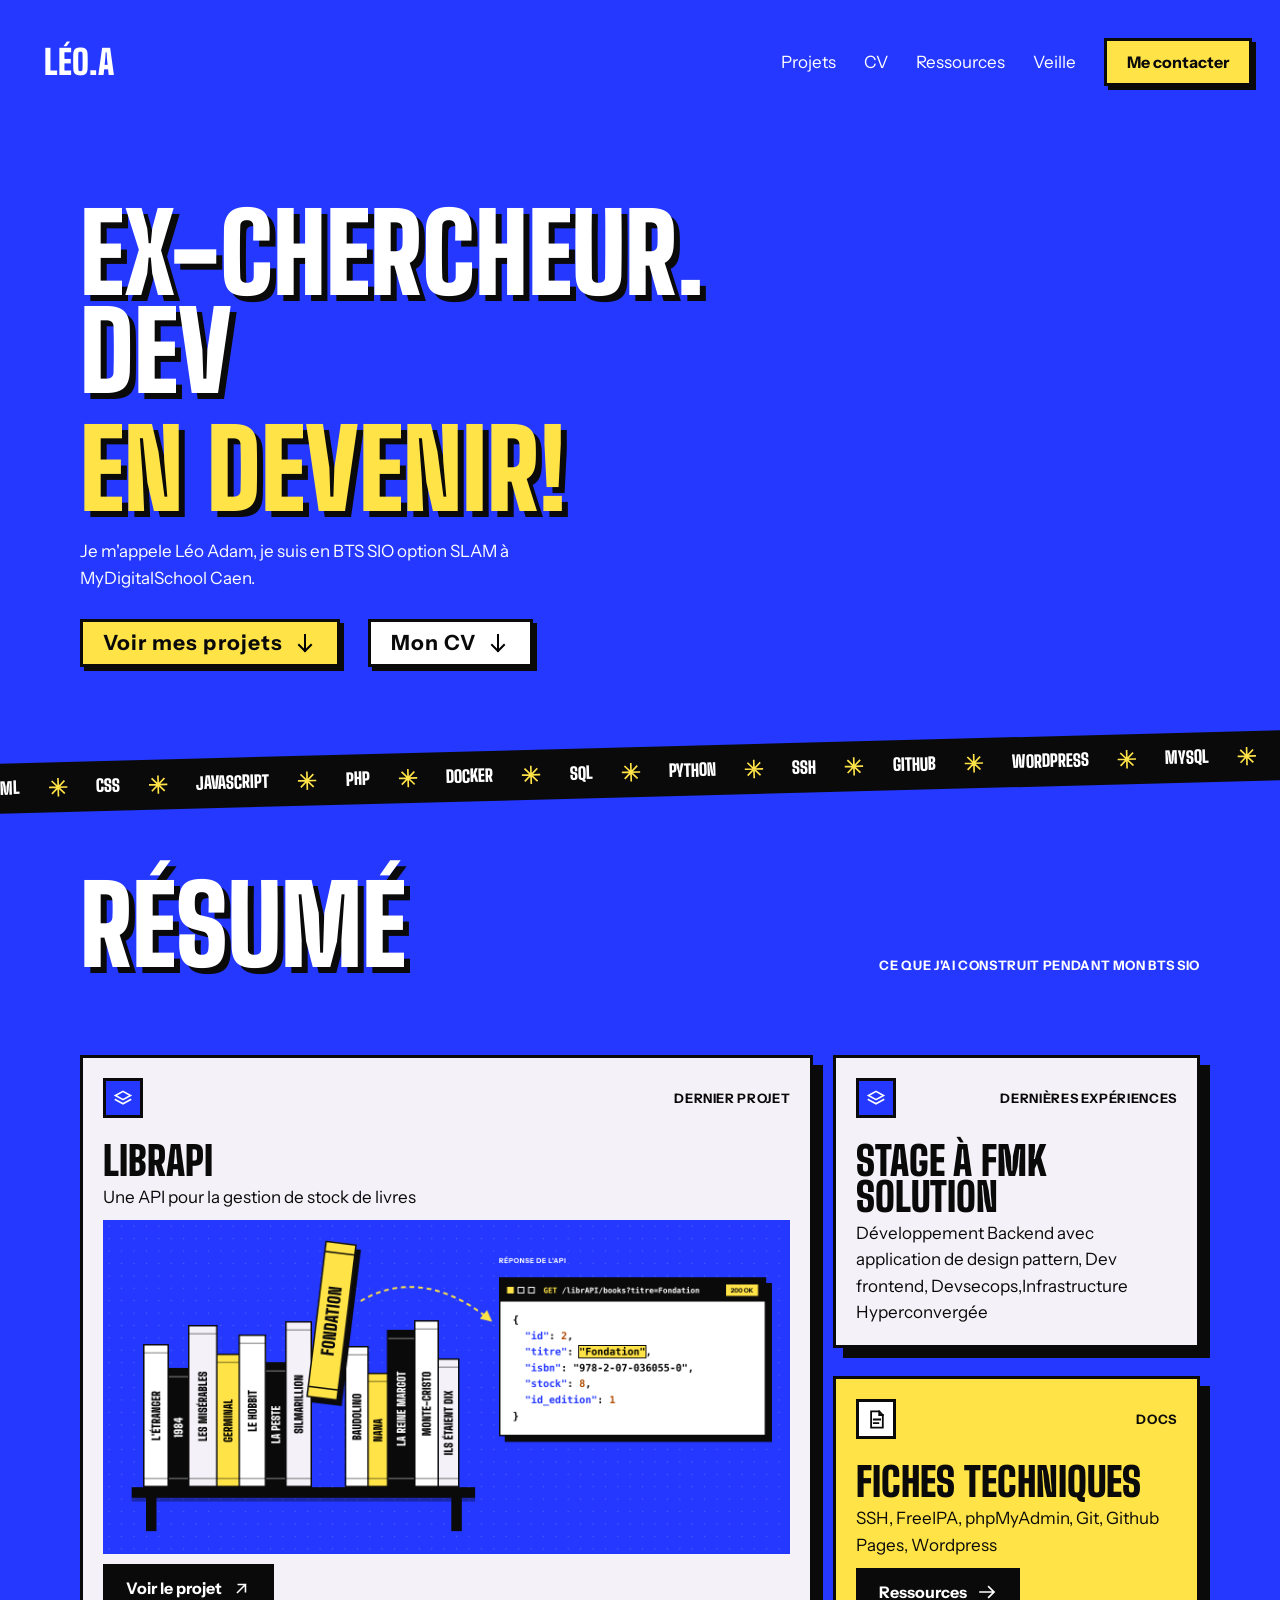
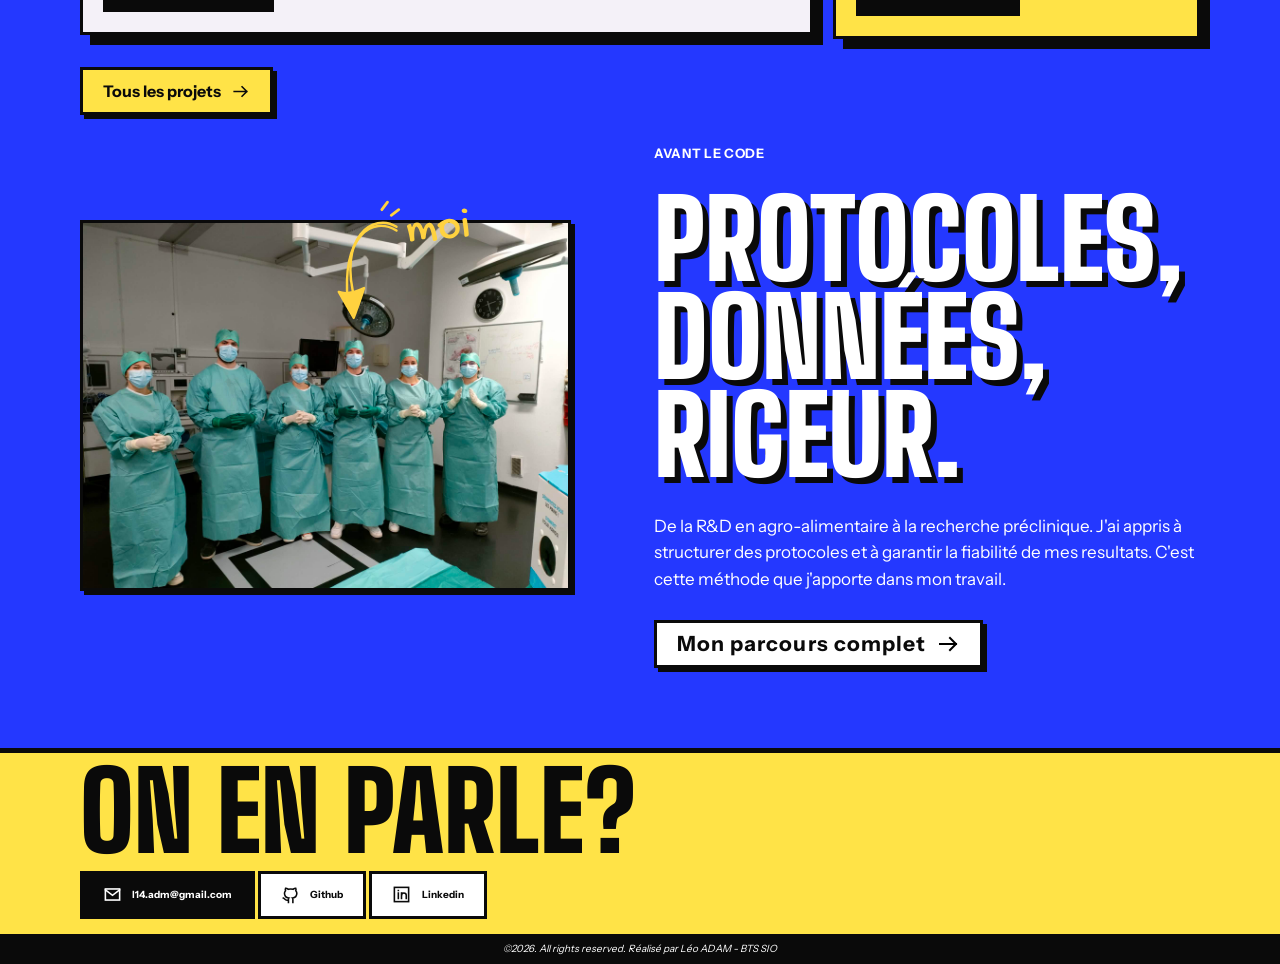
<file: index.html>
<!DOCTYPE html>
<html lang="fr">
<head>
    <meta charset="UTF-8">
    <meta name="viewport" content="width=device-width, initial-scale=1">
    <title>Portfolio - Léo Adam</title>
    <meta name="description" content="Page d'accueil du portfolio">

    <!-- Polices utilisées -->
    <link rel="preload" href="assets/fonts/big-shoulders-display-900.woff2" as="font" type="font/woff2" crossorigin>
    <link rel="preload" href="assets/fonts/instrument-sans-400.woff2" as="font" type="font/woff2" crossorigin>

    <!-- CSS, ne pas changer l'ordre -->
    <link rel="stylesheet" href="assets/css/variables.css">
    <link rel="stylesheet" href="assets/css/base.css">
    <link rel="stylesheet" href="assets/css/layout.css">
    <link rel="stylesheet" href="assets/css/components.css">
    <link rel="stylesheet" href="assets/css/pages.css">

    <!-- JS avec defer -->
    <script src="assets/js/main.js" defer></script>

    <link rel="icon" href="assets/img/favicon.svg" type="image/svg+xml">
</head>

<body>
    <header>
        
        <a href="index.html" class="logo">LÉO.A</a>

        <button class="burger btn btn--sun" aria-expanded="false" aria-controls="menu" aria-label="Ouvrir le menu"> 
            <img src="assets/icons/menu.svg" class="burger__open" alt=""> 
            <img src="assets/icons/close.svg" class="burger__close" alt="">
        </button>

        <nav id="menu" class="nav" aria-label="Navigation principale">
            <ul class="nav__list">
                <li><a href="pages/projets.html">Projets</a></li>
                <li><a href="pages/cv.html">CV</a></li>
                <li><a href="pages/ressources.html">Ressources</a></li>
                <li><a href="pages/veille.html">Veille</a></li>
                <li><a href="pages/contact.html" class="btn btn--sun">Me contacter</a></li>
            </ul>

            <div class="nav__extra">
                <a class="btn btn--ink" href="https://www.linkedin.com/in/léo-adam" aria-label="LinkedIn" target="_blank">
                    <span class="icone icone--linkedin"></span>
                </a>
                <a class="btn btn--ink" href="https://github.com/duckzla" aria-label="Github" target="_blank">
                    <span class="icone icone--github"></span>
                </a>
            </div>
        </nav>

    </header>
    <main>
        <section class="entete">
            <h2 class="titre_sh_ink">
                ex-chercheur. <br> dev
            </h2>
            <h2 class="h2--sun titre_sh_ink">
                en devenir!
            </h2>
            <p class="presentation"> Je m'appele Léo Adam, je suis en BTS SIO option SLAM à MyDigitalSchool Caen.</p>
        </section>
        <section class="redirection">
            <div class="btn btn--sun div_link cv_dl">
                <p class="text_gras">
                    Voir mes projets
                </p>
                <img src="assets/icons/arrow-down.svg" alt="icone redirection">
                <a href="pages/projets.html" class="_link"></a>
            </div>
            <div class="btn btn--neutre div_link cv_dl">
                <p class="text_gras">
                    Mon CV
                </p>
                <img src="assets/icons/arrow-down.svg" alt="icone redirection">
                <a href="pages/cv.html" class="_link"></a>
            </div>
        </section>
        <section class="bandeau-wrap">
            <div class="bandeau">
                <div class="bandeau-piste">
                    <div class="bandeau-groupe">
                        <span class="star icone icone--star"></span>
                        <span>HTML</span>
                        <span class="star icone icone--star"></span>
                        <span>CSS</span>
                        <span class="star icone icone--star"></span>
                        <span>javascript</span>
                        <span class="star icone icone--star"></span>
                        <span>php</span>
                        <span class="star icone icone--star"></span>
                        <span>docker</span>
                        <span class="star icone icone--star"></span>
                        <span>sql</span>
                        <span class="star icone icone--star"></span>
                        <span>python</span>
                        <span class="star icone icone--star"></span>
                        <span>ssh</span>
                        <span class="star icone icone--star"></span>
                        <span>github</span>
                        <span class="star icone icone--star"></span>
                        <span>wordpress</span>
                        <span class="star icone icone--star"></span>
                        <span>mysql</span>
                        <span class="star icone icone--star"></span>
                        <span>HTML</span>
                        <span class="star icone icone--star"></span>
                        <span>CSS</span>
                        <span class="star icone icone--star"></span>
                        <span>javascript</span>
                        <span class="star icone icone--star"></span>
                        <span>php</span>
                        <span class="star icone icone--star"></span>
                        <span>docker</span>
                        <span class="star icone icone--star"></span>
                        <span>sql</span>
                        <span class="star icone icone--star"></span>
                        <span>python</span>
                        <span class="star icone icone--star"></span>
                        <span>ssh</span>
                        <span class="star icone icone--star"></span>
                        <span>github</span>
                        <span class="star icone icone--star"></span>
                        <span>wordpress</span>
                        <span class="star icone icone--star"></span>
                        <span>mysql</span>
                    </div>
                    <div class="bandeau-groupe">
                        <span class="star icone icone--star"></span>
                        <span>HTML</span>
                        <span class="star icone icone--star"></span>
                        <span>CSS</span>
                        <span class="star icone icone--star"></span>
                        <span>javascript</span>
                        <span class="star icone icone--star"></span>
                        <span>php</span>
                        <span class="star icone icone--star"></span>
                        <span>docker</span>
                        <span class="star icone icone--star"></span>
                        <span>sql</span>
                        <span class="star icone icone--star"></span>
                        <span>python</span>
                        <span class="star icone icone--star"></span>
                        <span>ssh</span>
                        <span class="star icone icone--star"></span>
                        <span>github</span>
                        <span class="star icone icone--star"></span>
                        <span>wordpress</span>
                        <span class="star icone icone--star"></span>
                        <span>mysql</span>
                        <span class="star icone icone--star"></span>
                        <span>HTML</span>
                        <span class="star icone icone--star"></span>
                        <span>CSS</span>
                        <span class="star icone icone--star"></span>
                        <span>javascript</span>
                        <span class="star icone icone--star"></span>
                        <span>php</span>
                        <span class="star icone icone--star"></span>
                        <span>docker</span>
                        <span class="star icone icone--star"></span>
                        <span>sql</span>
                        <span class="star icone icone--star"></span>
                        <span>python</span>
                        <span class="star icone icone--star"></span>
                        <span>ssh</span>
                        <span class="star icone icone--star"></span>
                        <span>github</span>
                        <span class="star icone icone--star"></span>
                        <span>wordpress</span>
                        <span class="star icone icone--star"></span>
                        <span>mysql</span>
                    </div>                      
                </div>
            </div>
        </section>
        <section>
            <div class="proj_pres">
                <h2 class="titre_sh_ink">Résumé</h2>
                <p  class="label">Ce que j'ai construit pendant mon BTS SIO</p>
            </div>
            <div class="projets_resum">
                <div class="pres_big">
                    <div class="pres_proj card card__media">
                        <!-- entete de la carte -->
                        <div class="card__top">
                            <div class="blue-b icon-box">
                                <span class="icone icone--layers "></span>
                            </div>
                            <p class="label">Dernier Projet</p>
                        </div>
                        <div class="content-date">
                            <h3>LibrAPI</h3>
                            <p>Une API pour la gestion de stock de livres</p>
                        </div>
                        <img src="assets/img/librapi.png" alt="illustration du projet">
                        <div class="btn btn--ink div_link">
                            <p>
                                Voir le projet
                            </p>
                            <span class="icone icone--arrow-up-r"></span>
                            <a class="_link" href="pages/articles/librapi.html"></a>
                        </div>
                    </div>
                </div>
                <div class="pres_small">
                        <!-- carte petite présentation -->
                    <div class="pres_proj card card__media">
                        <!-- entete de la carte -->
                        <div class="card__top">
                            <div class="blue-b icon-box">
                                <span class="icone icone--layers "></span>
                            </div>
                            <p class="label">dernières expériences</p>
                        </div>
                        <div class="content-date">
                            <h3>Stage à FMK Solution</h3>
                            <p> Développement Backend avec application de design pattern, Dev frontend, Devsecops,Infrastructure Hyperconvergée</p>
                        </div>                        
                    </div>
                    <!-- carte fiches techniques -->
                    <div class="pres_proj card card--sun ">
                        <!-- entete de la carte -->
                        <div class="card__top">
                            <div class="blue-b icon-box">
                                <span class="icone icone--file "></span>
                            </div>
                            <p class="label">Docs</p>
                        </div>
                        <div class="content-date">
                            <h3>Fiches Techniques</h3>
                            <p>SSH, FreeIPA, phpMyAdmin, Git, Github Pages, Wordpress</p>
                        </div>
                        <div class="btn btn--ink div_link">
                            <p>
                                Ressources
                            </p>
                            <span class="icone icone--arrow-r"></span>
                            <a class="_link" href="pages/ressources.html" aria-label="lien ressources"></a>
                        </div>
                    </div>
                </div>
            </div>
            <div class="tous_proj btn btn--sun div_link">
                <p>Tous les projets</p>
                <span class="icone icone--arrow-r"></span>
                <a href="pages/projets.html" class="_link"></a>
            </div>
        </section>
        <section class="before_info">
            <div class="cadre_photo_chir">
                <img class="photo_chir" src="assets/img/labo.jpg" alt="">
                <img class="fleche-moi" src="assets/icons/fleche-moi.svg" alt="fleche pour me désigner">
            </div>
            <div class="pres_before">
                <p class="label">Avant le code</p>
                <h2 class="titre_sh_ink">Protocoles,<br>données,<br>rigeur.</h2>
                <p>
                    De la R&D en agro-alimentaire à la recherche préclinique. J'ai appris à structurer des protocoles et à garantir la fiabilité de mes resultats. C'est cette méthode que j'apporte dans mon travail.
                </p>
                <div class="btn btn--neutre div_link cv_dl">
                    <p class="text_gras">
                        Mon parcours complet
                    </p>
                    <img src="assets/icons/arrow-right.svg" alt="icone redirection">
                    <a href="pages/cv.html" class="_link"></a>
                </div>
            </div>
            
        </section>




    </main>
    <footer>
        <div class="footer_big">
            <div class="separator">
            </div>
            <div class="footer_content">
                <h2>
                    on en parle?
                </h2>
                <div>
                    <div class="btn btn--ink">
                        <span class="icone icone--mail" aria-hidden="true" ></span>
                        <p>
                            l14.adm@gmail.com
                        </p>
                    </div>
                    <div class="btn div_link">
                        <span class="icone icone--github">
                        </span>
                        <p>
                            Github
                        </p>
                        <a class="_link" href="https://github.com/duckzla" target="_blank" aria-label="Github"></a>
                    </div>
                    <div class="btn div_link">
                        <span class="icone icone--linkedin" aria-hidden="true"></span>
                        <p>
                            Linkedin
                        </p>
                        <a class="_link" href="https://www.linkedin.com/in/léo-adam" target="_blank" aria-label="LinkedIn"></a>
                    </div>
                </div>
            </div>
            <div class="legale">
                <p><i>©2026. All rights reserved. Réalisé par Léo ADAM - BTS SIO</i></p>
            </div>
        </div>
    </footer>
</body>
</file>
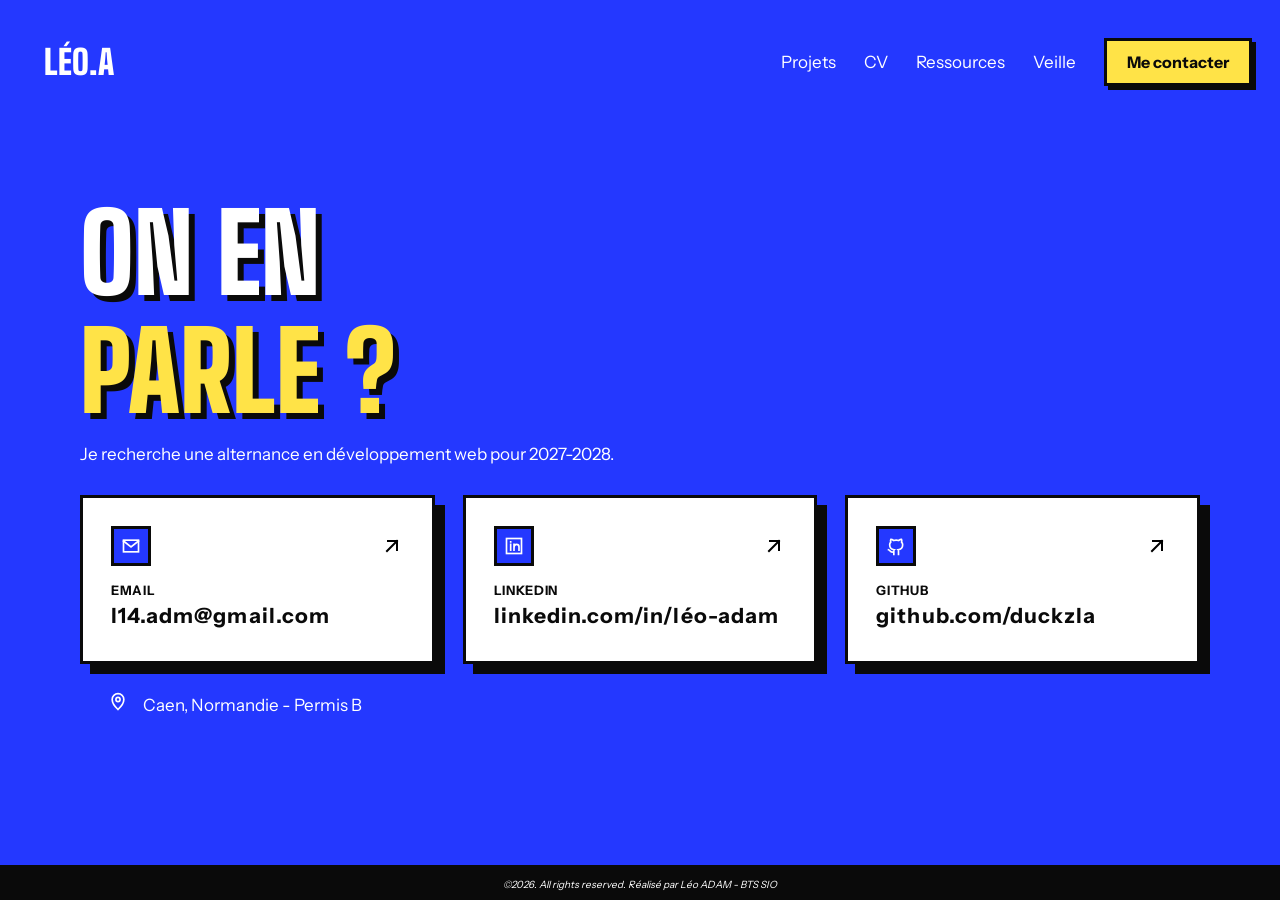
<file: pages/contact.html>
<!DOCTYPE html>
<html lang="fr">
<head>
    <meta charset="UTF-8">
    <meta name="viewport" content="width=device-width, initial-scale=1">
    <title>Portfolio - Léo Adam - Contact</title>
    <meta name="description" content="Page d'accueil du portfolio">

    <!-- Polices utilisées -->
    <link rel="preload" href="../assets/fonts/big-shoulders-display-900.woff2" as="font" type="font/woff2" crossorigin>
    <link rel="preload" href="../assets/fonts/instrument-sans-400.woff2" as="font" type="font/woff2" crossorigin>

    <!-- CSS, ne pas changer l'ordre -->
    <link rel="stylesheet" href="../assets/css/variables.css">
    <link rel="stylesheet" href="../assets/css/base.css">
    <link rel="stylesheet" href="../assets/css/layout.css">
    <link rel="stylesheet" href="../assets/css/components.css">
    <link rel="stylesheet" href="../assets/css/pages.css">

    <!-- JS avec defer -->
    <script src="../assets/js/main.js" defer></script>

    <link rel="icon" href="../assets/img/favicon.svg" type="image/svg+xml">
</head>

<body>
    <header>
        
        <a href="../index.html" class="logo">LÉO.A</a>

        <button class="burger btn btn--sun" aria-expanded="false" aria-controls="menu" aria-label="Ouvrir le menu"> 
            <img src="../assets/icons/menu.svg" class="burger__open" alt=""> 
            <img src="../assets/icons/close.svg" class="burger__close" alt="">
        </button>

        <nav id="menu" class="nav" aria-label="Navigation principale">
            <ul class="nav__list">
                <li><a href="../pages/projets.html">Projets</a></li>
                <li><a href="../pages/cv.html">CV</a></li>
                <li><a href="../pages/ressources.html">Ressources</a></li>
                <li><a href="../pages/veille.html">Veille</a></li>
                <li><a href="../pages/contact.html" class="btn btn--sun">Me contacter</a></li>
            </ul>

            <div class="nav__extra">
                <a class="btn btn--ink" href="https://www.linkedin.com/in/léo-adam" aria-label="LinkedIn" target="_blank">
                    <span class="icone icone--linkedin"></span>
                </a>
                <a class="btn btn--ink" href="https://github.com/duckzla" aria-label="Github" target="_blank">
                    <span class="icone icone--github"></span>
                </a>
            </div>
        </nav>

    </header>
    <main>
        
        <section class="entete">
            <h2 class="titre_sh_ink">
                on en
            </h2>
            <h2 class="h2--sun titre_sh_ink">
                parle ?
            </h2>
            <p> Je recherche une alternance en développement web pour 2027-2028.</p>
        </section>

        <section class="contact">
            <!-- card 1 -->
            <div class="card__contact card__body div_link">
                <!-- partie titre -->
                <div class="card__top">
                    <div class="blue-b icon-box">
                        <span class="icone icone--mail "></span>
                    </div>
                    <img src="../assets/icons/arrow-up-right.svg" alt="icone sortie du site">
                </div>
                <!-- body -->
                <div>
                    <p class="label">email</p>
                    <p class="text_gras">l14.adm@gmail.com</p>
                </div>
            <a href="mailto:l14.adm@gmail.com" class="_link"></a>
            </div>
            <!-- card 2 -->
            <div class="card__contact card__body div_link">
                <!-- partie titre -->
                <div class="card__top">
                    <div class="blue-b icon-box">
                        <span class="icone icone--linkedin "></span>
                    </div>
                    <img src="../assets/icons/arrow-up-right.svg" alt="icone sortie du site">
                </div>
                <!-- body -->
                <div>
                    <p class="label">linkedin</p>
                    <p class="text_gras">linkedin.com/in/léo-adam</p>
                </div>
            <a href="https://www.linkedin.com/in/léo-adam" class="_link" aria-label="LinkedIn" target="_blank"></a>
            </div>
            <!-- card 3 -->
            <div class="card__contact card__body div_link">
                <!-- partie titre -->
                <div class="card__top">
                    <div class="blue-b icon-box">
                        <span class="icone icone--github "></span>
                    </div>
                    <img src="../assets/icons/arrow-up-right.svg" alt="icone sortie du site">
                </div>
                <!-- body -->
                <div>
                    <p class="label">github</p>
                    <p class="text_gras">github.com/duckzla</p>
                </div>
            <a href="https://github.com/duckzla" class="_link" aria-label="Github" target="_blank"></a>
            </div>
        </section>
        <section class="local-ping">
            <span class="icone icone--map-pin "></span>
            <p>Caen, Normandie - Permis B</p>
        </section>



    </main>
    <footer>
        <div class="footer_reduit">
            <div class="separator">
            </div>
            <div class="legale">
                <p><i>©2026. All rights reserved. Réalisé par Léo ADAM - BTS SIO</i></p>
            </div>
        </div>
    </footer>
</body>
</file>
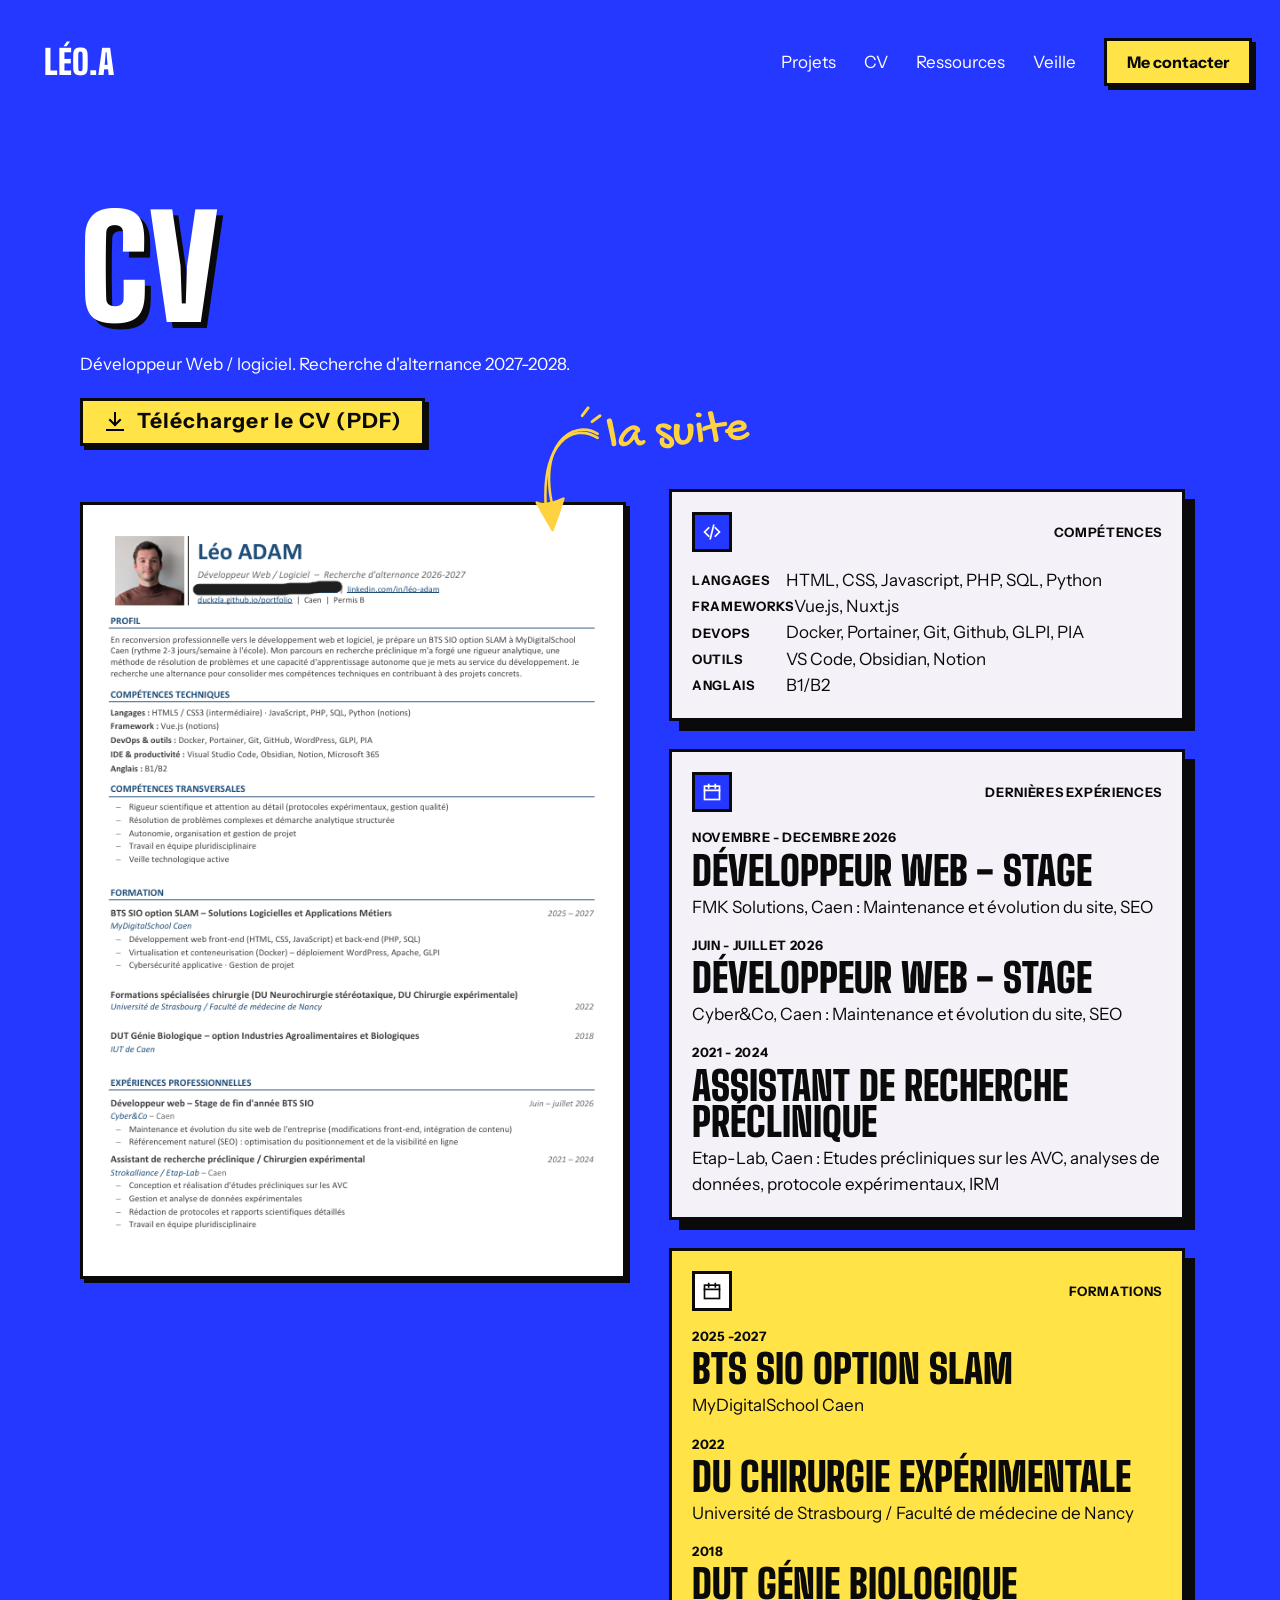
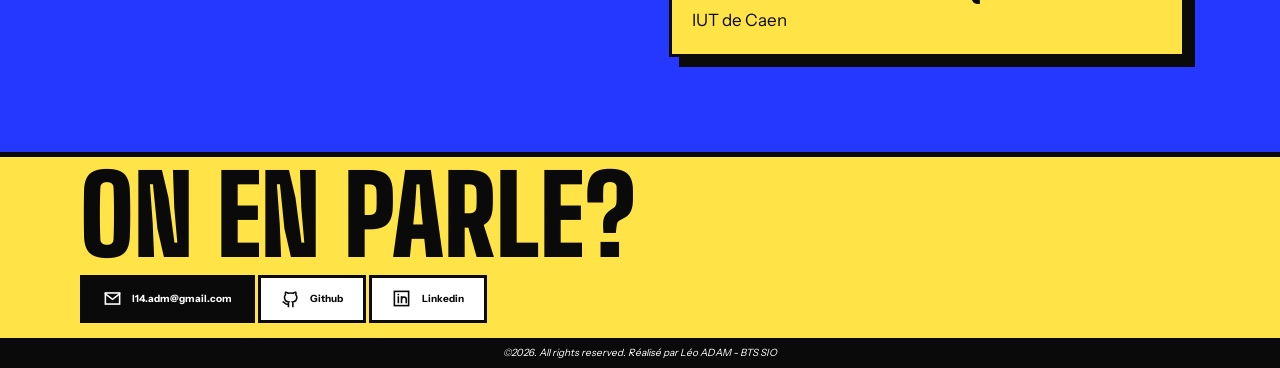
<file: pages/cv.html>
<!DOCTYPE html>
<html lang="fr">
<head>
    <meta charset="UTF-8">
    <meta name="viewport" content="width=device-width, initial-scale=1">
    <title>Portfolio - Léo Adam - CV</title>
    <meta name="description" content="Page d'accueil du portfolio">

    <!-- Polices utilisées -->
    <link rel="preload" href="../assets/fonts/big-shoulders-display-900.woff2" as="font" type="font/woff2" crossorigin>
    <link rel="preload" href="../assets/fonts/instrument-sans-400.woff2" as="font" type="font/woff2" crossorigin>

    <!-- CSS, ne pas changer l'ordre -->
    <link rel="stylesheet" href="../assets/css/variables.css">
    <link rel="stylesheet" href="../assets/css/base.css">
    <link rel="stylesheet" href="../assets/css/layout.css">
    <link rel="stylesheet" href="../assets/css/components.css">
    <link rel="stylesheet" href="../assets/css/pages.css">

    <!-- JS avec defer -->
    <script src="../assets/js/main.js" defer></script>

    <link rel="icon" href="../assets/img/favicon.svg" type="image/svg+xml">
</head>

<body>
    <header>
        
        <a href="../index.html" class="logo">LÉO.A</a>

        <button class="burger btn btn--sun" aria-expanded="false" aria-controls="menu" aria-label="Ouvrir le menu"> 
            <img src="../assets/icons/menu.svg" class="burger__open" alt=""> 
            <img src="../assets/icons/close.svg" class="burger__close" alt="">
        </button>

        <nav id="menu" class="nav" aria-label="Navigation principale">
            <ul class="nav__list">
                <li><a href="../pages/projets.html">Projets</a></li>
                <li><a href="../pages/cv.html">CV</a></li>
                <li><a href="../pages/ressources.html">Ressources</a></li>
                <li><a href="../pages/veille.html">Veille</a></li>
                <li><a href="../pages/contact.html" class="btn btn--sun">Me contacter</a></li>
            </ul>

            <div class="nav__extra">
                <a class="btn btn--ink" href="https://www.linkedin.com/in/léo-adam" aria-label="LinkedIn" target="_blank">
                    <span class="icone icone--linkedin"></span>
                </a>
                <a class="btn btn--ink" href="https://github.com/duckzla" aria-label="Github" target="_blank">
                    <span class="icone icone--github"></span>
                </a>
            </div>
        </nav>

    </header>
    <main>
        <section class="entete">
            <h1 class="titre_sh_ink">
                cv
            </h1>
            <p> Développeur Web / logiciel. Recherche d'alternance 2027-2028.</p>
            <div class="btn btn--sun div_link cv_dl">
                <img src="../assets/icons/download.svg" alt="icone download">
                <p class="text_gras">
                    Télécharger le CV (PDF)
                </p>
                <a href="../assets/docs/CV_Leo_Adam.pdf" class="_link" download="CV_Leo_Adam.pdf"></a>
            </div>
        </section>
        <section class="cv">
            <div class="centrage-cv">
                <div class="cv_view">
                    <img class="page_cv page-1" src="../assets/img/cv_page1.png" alt="page 1 du CV">
                    <img class="page_cv page-2" src="../assets/img/cv_page2.png" alt="page 2 du CV">
                    <img class="fleche-la-suite" src="../assets/icons/fleche-la-suite.svg" alt="fleche pour désigner la page suivante">
                </div>
            </div>
            <div class="recap_cv">
                <!-- carte 1 -->
                <div class="card card__media">
                    <!-- entete de la carte -->
                    <div class="card__top">
                        <div class="blue-b icon-box">
                            <span class="icone icone--code "></span>
                        </div>
                            <p class="label">compétences</p>
                    </div>
                    <div class="compet">
                        <div class="categorie">
                            <p class="label">
                                langages
                            </p>
                            <p>
                                HTML, CSS, Javascript, PHP, SQL, Python
                            </p>
                        </div>
                        <div class="categorie">
                            <p class="label">
                                frameworks
                            </p>
                            <p>
                                Vue.js, Nuxt.js
                            </p>
                        </div>
                        <div class="categorie">
                            <p class="label">
                                devops
                            </p>
                            <p>
                                Docker, Portainer, Git, Github, GLPI, PIA
                            </p>
                        </div>
                        <div class="categorie">
                            <p class="label">
                                outils
                            </p>
                            <p>
                                VS Code, Obsidian, Notion
                            </p>
                        </div>
                        <div class="categorie">
                            <p class="label">
                                Anglais
                            </p>
                            <p>
                                B1/B2
                            </p>
                        </div>                       
                    </div>
                </div>
                <!-- carte 2 -->
                <div class="card card__media">
                    <!-- entete de la carte -->
                    <div class="card__top">
                        <div class="blue-b icon-box">
                            <span class="icone icone--calendar "></span>
                        </div>
                        <p class="label">dernières expériences</p>
                    </div>
                    <div class="content-date">
                        <p class="label">novembre - decembre 2026</p>
                        <h3>développeur Web - stage</h3>
                        <p>FMK Solutions, Caen : Maintenance et évolution du site, SEO</p>
                    </div>
                    <div class="content-date">
                        <p class="label">juin - juillet 2026</p>
                        <h3>développeur Web - stage</h3>
                        <p>Cyber&Co, Caen : Maintenance et évolution du site, SEO</p>
                    </div>
                    <div class="content-date">
                        <p class="label">2021 - 2024</p>
                        <h3>assistant de recherche préclinique</h3>
                        <p>Etap-Lab, Caen : Etudes précliniques sur les AVC, analyses de données, protocole expérimentaux, IRM</p>
                    </div>
                </div>
                <!-- carte 3 -->
                <div class="card card--sun ">
                    <!-- entete de la carte -->
                    <div class="card__top">
                        <div class="blue-b icon-box">
                            <span class="icone icone--calendar "></span>
                        </div>
                        <p class="label">formations</p>
                    </div>
                    <div class="content-date">
                        <p class="label">2025 -2027</p>
                        <h3>bts sio option slam</h3>
                        <p>MyDigitalSchool Caen</p>
                    </div>
                    <div class="content-date">
                        <p class="label">2022</p>
                        <h3>du chirurgie expérimentale</h3>
                        <p>Université de Strasbourg / Faculté de médecine de Nancy</p>
                    </div>
                    <div class="content-date">
                        <p class="label">2018</p>
                        <h3>dut génie biologique</h3>
                        <p>IUT de Caen</p>
                    </div>
                </div>
            </div>
            
        </section>







    </main>
    <footer>
        <div class="footer_big">
            <div class="separator">
            </div>
            <div class="footer_content">
                <h2>
                    on en parle?
                </h2>
                <div>
                    <div class="btn btn--ink">
                        <span class="icone icone--mail" aria-hidden="true" ></span>
                        <p>
                            l14.adm@gmail.com
                        </p>
                    </div>
                    <div class="btn div_link">
                        <span class="icone icone--github">
                        </span>
                        <p>
                            Github
                        </p>
                        <a class="_link" href="https://github.com/duckzla" target="_blank" aria-label="Github"></a>
                    </div>
                    <div class="btn div_link">
                        <span class="icone icone--linkedin" aria-hidden="true"></span>
                        <p>
                            Linkedin
                        </p>
                        <a class="_link" href="https://www.linkedin.com/in/léo-adam" target="_blank" aria-label="LinkedIn"></a>
                    </div>
                </div>
            </div>
            <div class="legale">
                <p><i>©2026. All rights reserved. Réalisé par Léo ADAM - BTS SIO</i></p>
            </div>
        </div>
    </footer>
</body>
</file>
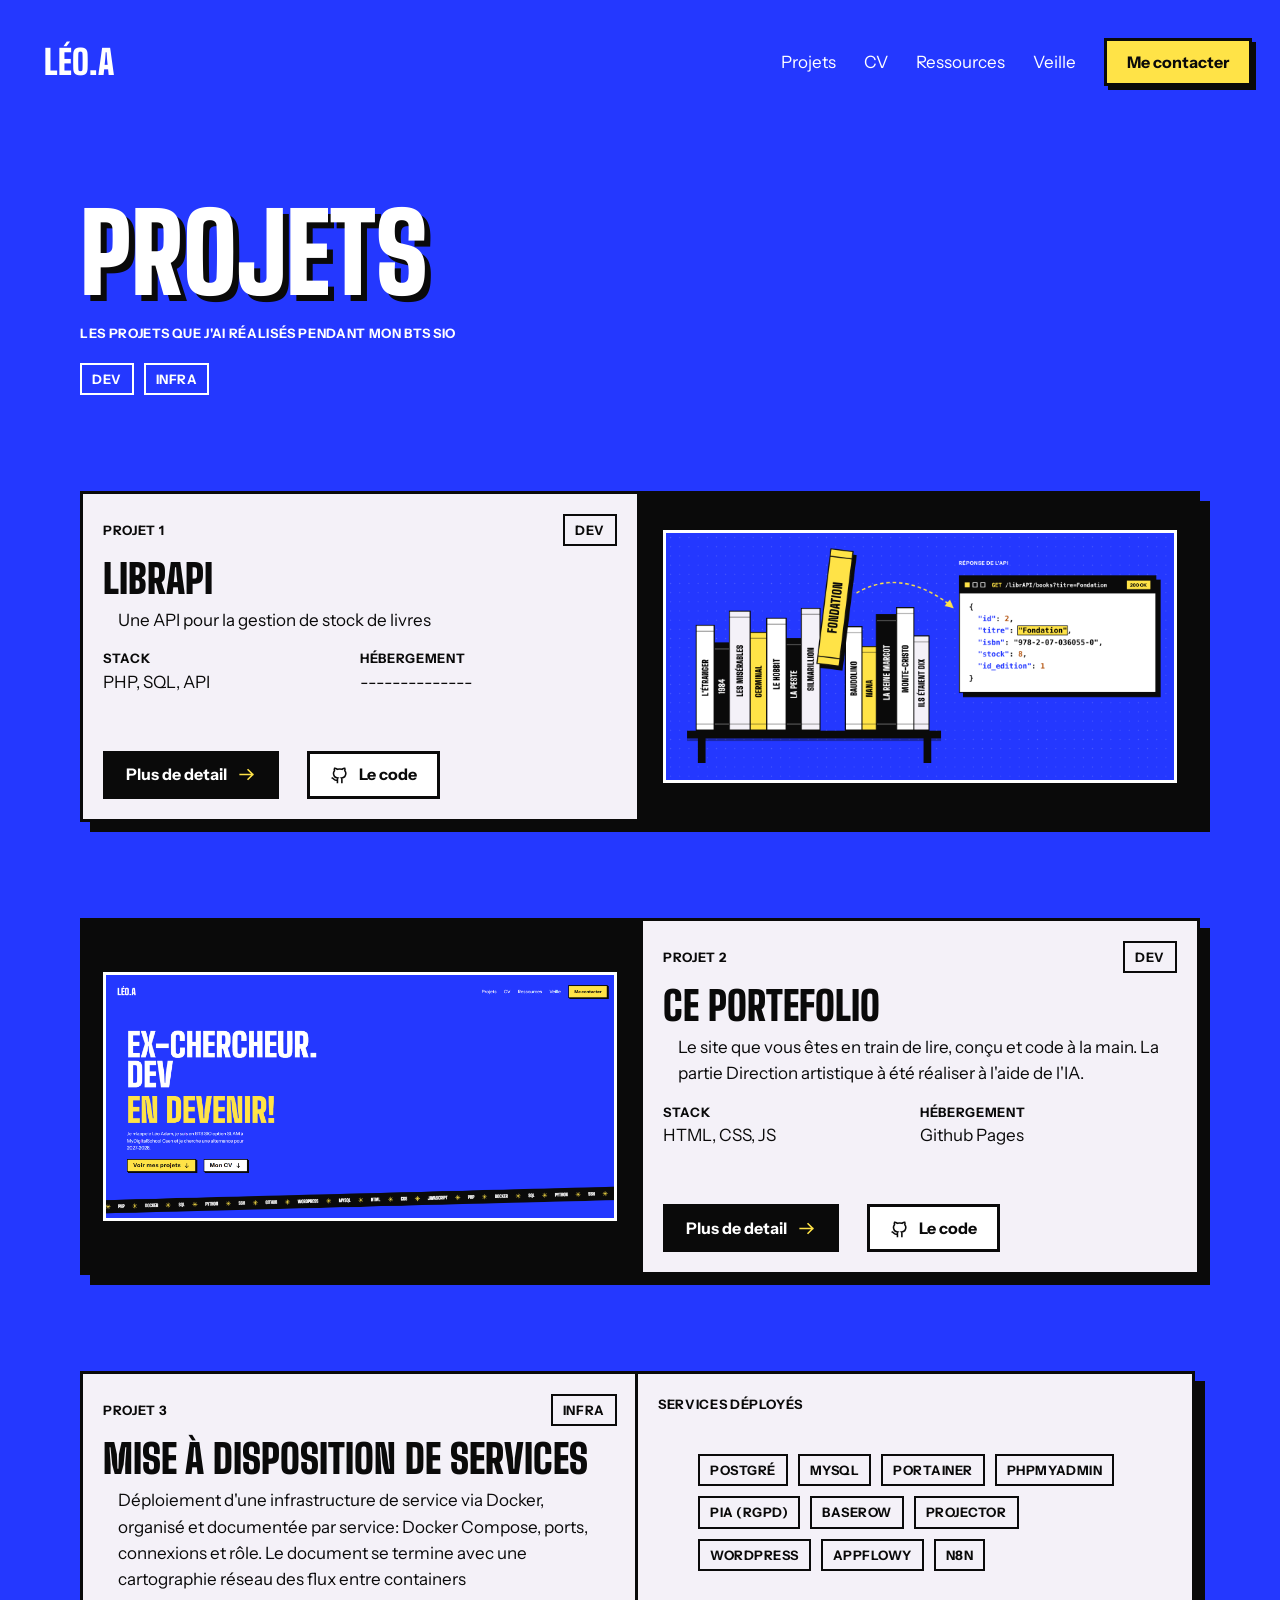
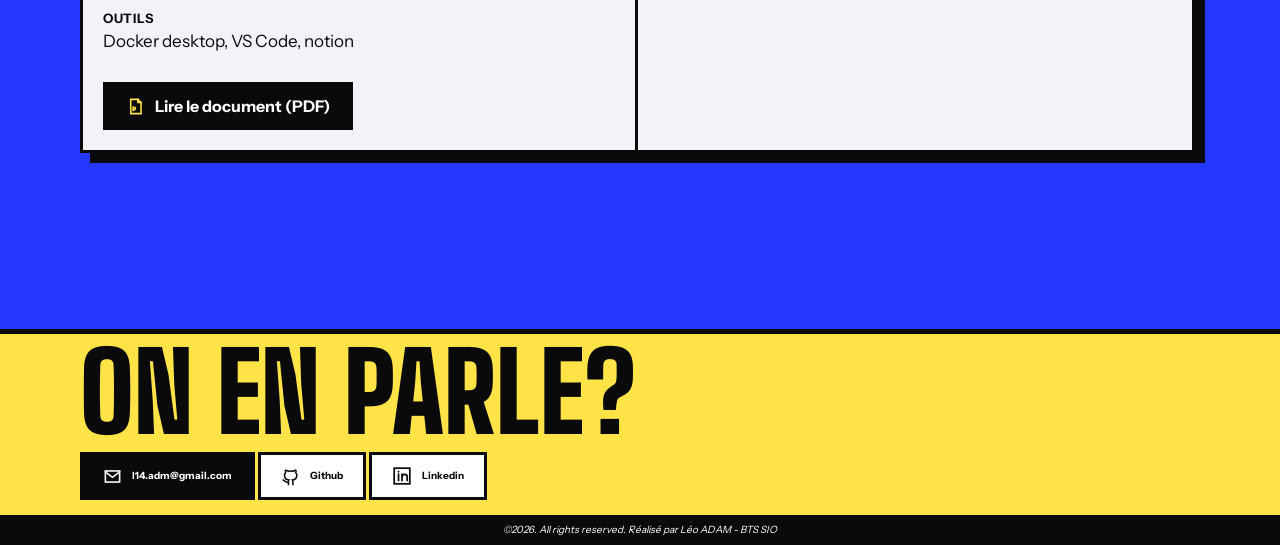
<file: pages/projets.html>
<!DOCTYPE html>
<html lang="fr">
<head>
    <meta charset="UTF-8">
    <meta name="viewport" content="width=device-width, initial-scale=1">
    <title>Portfolio - Léo Adam - Projets</title>
    <meta name="description" content="Page d'accueil du portfolio">

    <!-- Polices utilisées -->
    <link rel="preload" href="../assets/fonts/big-shoulders-display-900.woff2" as="font" type="font/woff2" crossorigin>
    <link rel="preload" href="../assets/fonts/instrument-sans-400.woff2" as="font" type="font/woff2" crossorigin>

    <!-- CSS, ne pas changer l'ordre -->
    <link rel="stylesheet" href="../assets/css/variables.css">
    <link rel="stylesheet" href="../assets/css/base.css">
    <link rel="stylesheet" href="../assets/css/layout.css">
    <link rel="stylesheet" href="../assets/css/components.css">
    <link rel="stylesheet" href="../assets/css/pages.css">

    <!-- JS avec defer -->
    <script src="../assets/js/main.js" defer></script>
</head>

<body>
    <header>
        
        <a href="../index.html" class="logo">LÉO.A</a>

        <button class="burger btn btn--sun" aria-expanded="false" aria-controls="menu" aria-label="Ouvrir le menu"> 
            <img src="../assets/icons/menu.svg" class="burger__open" alt=""> 
            <img src="../assets/icons/close.svg" class="burger__close" alt="">
        </button>

        <nav id="menu" class="nav" aria-label="Navigation principale">
            <ul class="nav__list">
                <li><a href="../pages/projets.html">Projets</a></li>
                <li><a href="../pages/cv.html">CV</a></li>
                <li><a href="../pages/ressources.html">Ressources</a></li>
                <li><a href="../pages/veille.html">Veille</a></li>
                <li><a href="../pages/contact.html" class="btn btn--sun">Me contacter</a></li>
            </ul>

            <div class="nav__extra">
                <a class="btn btn--ink" href="https://www.linkedin.com/in/léo-adam" aria-label="LinkedIn" target="_blank">
                    <span class="icone icone--linkedin"></span>
                </a>
                <a class="btn btn--ink" href="https://github.com/duckzla" aria-label="Github" target="_blank">
                    <span class="icone icone--github"></span>
                </a>
            </div>
        </nav>

    </header>
    <main>

        <section class="entete">
            <h2 class="titre_sh_ink">
            Projets
            </h2>
            <p class="label"> 
                Les projets que j'ai réalisés pendant mon BTS SIO
            </p>
            <div class="tags">
                <div class="tag">Dev</div>
                <div class="tag">Infra</div>
            </div>         
        </section>
        <section class="section">
            <div class="projet">
                <div class="card card__media">
                    <!-- entete de la carte -->
                    <div class="card__top">
                        <p class="label">
                            Projet 1
                        </p>
                        <p class="tag label">DEV</p>
                    </div>
                    <div class="card_content">
                        <h3>LibrAPI</h3>
                        <p>Une API pour la gestion de stock de livres</p>
                    </div>
                    <div class="outils_use">
                        <div class="outil_use">
                            <p class="label">Stack</p>
                            <p>PHP, SQL, API</p>
                        </div>
                        <div class="outil_use">
                            <p class="label">Hébergement</p>
                            <p>--------------</p>
                        </div>
                    </div>
                    <div class="btn_ligne">
                        <div class="btn btn--ink div_link">
                        <p>
                            Plus de detail
                        </p>
                        <span class="icone icone--arrow-r c--sun"></span>
                        <a class="_link" href="../pages/articles/librapi.html" aria-label="lien projet portfolio" ></a>
                    </div>
                    <div class="btn div_link">
                        <span class="icone icone--github"></span>
                        <p>
                            Le code
                        </p>
                        <a class="_link" href="https://github.com/duckzla/" aria-label="lien ressources" target="_blank"></a>
                    </div>
                    </div>
                </div>
                <div class="img_portfolio card card__media">
                    <img class="white_border" src="../assets/img/librapi.png" alt="">
                </div>
            </div>
        </section>
        <section class="section">
            <div class="projet">
                <div class="img_portfolio card card__media">
                    <img class="white_border" src="../assets/img/portfolio_home.png" alt="lien repository github">
                </div>
                <div class="card card__media">
                    <!-- entete de la carte -->
                    <div class="card__top">
                        <p class="label">
                            Projet 2
                        </p>
                        <p class="tag label">DEV</p>
                    </div>
                    <div class="card_content">
                        <h3>Ce Portefolio</h3>
                        <p>Le site que vous êtes en train de lire, conçu et code à la main. La partie Direction artistique à été réaliser à l'aide de l'IA.</p>
                    </div>
                    <div class="outils_use">
                        <div class="outil_use">
                            <p class="label">Stack</p>
                            <p>HTML, CSS, JS</p>
                        </div>
                        <div class="outil_use">
                            <p class="label">Hébergement</p>
                            <p>Github Pages</p>
                        </div>
                    </div>
                    <div class="btn_ligne">
                        <div class="btn btn--ink div_link">
                        <p>
                            Plus de detail
                        </p>
                        <span class="icone icone--arrow-r c--sun"></span>
                        <a class="_link" href="../pages/articles/porfolio.html" aria-label="lien projet portfolio" ></a>
                    </div>
                    <div class="btn div_link">
                        <span class="icone icone--github"></span>
                        <p>
                            Le code
                        </p>
                        <a class="_link" href="https://github.com/duckzla/portfolio" aria-label="lien repository github" target="_blank"></a>
                    </div>
                </div>
            </div>
        </section>
        <section class="section">
            <div class="projet">
                    <!-- projet 1 -->
                <div class="card card__media">
                    <!-- entete de la carte -->
                    <div class="card__top">
                        <p class="label">
                            Projet 3
                        </p>
                        <p class="tag label">Infra</p>
                    </div>
                    <div class="card_content">
                        <h3>Mise à disposition de services</h3>
                        <p>Déploiement d'une infrastructure de service via Docker, organisé et documentée par service: Docker Compose, ports, connexions et rôle. Le document se termine avec une cartographie réseau des flux entre containers</p>
                    </div>
                    <div class="outil_use">
                        <p class="label">OUTILS </p>
                        <p>Docker desktop, VS Code, notion</p>
                    </div>
                    <div class="btn btn--ink div_link">
                        <span class="icone icone--file-pdf c--sun"></span>
                        <p>
                            Lire le document (PDF)
                        </p>
                        <a class="_link" href="../assets/docs/Mise_a_disposition_SIO_Léo_ADAM.pdf" aria-label="lien ressources" target="_blank"></a>
                    </div>
                </div>
                <div class="card card__media list_tag">
                    <p class="label">
                        Services déployés
                    </p>
                    <div class="technos_tag tags">
                        <div class="tag">Postgré</div>
                        <div class="tag">MySQL</div>
                        <div class="tag">Portainer</div>
                        <div class="tag">phpMyAdmin</div>
                        <div class="tag">PIA (RGPD)</div>
                        <div class="tag">Baserow</div>
                        <div class="tag">Projector</div>
                        <div class="tag">Wordpress</div>
                        <div class="tag">Appflowy</div>
                        <div class="tag">n8n</div>
                    </div>
                </div>
            </div>
        </section>



    </main>
    <footer>
        <div class="footer_big">
            <div class="separator">
            </div>
            <div class="footer_content">
                <h2>
                    on en parle?
                </h2>
                <div>
                    <div class="btn btn--ink">
                        <span class="icone icone--mail" aria-hidden="true" ></span>
                        <p>
                            l14.adm@gmail.com
                        </p>
                    </div>
                    <div class="btn div_link">
                        <span class="icone icone--github">
                        </span>
                        <p>
                            Github
                        </p>
                        <a class="_link" href="https://github.com/duckzla" target="_blank" aria-label="Github"></a>
                    </div>
                    <div class="btn div_link">
                        <span class="icone icone--linkedin" aria-hidden="true"></span>
                        <p>
                            Linkedin
                        </p>
                        <a class="_link" href="https://www.linkedin.com/in/léo-adam" target="_blank" aria-label="LinkedIn"></a>
                    </div>
                </div>
            </div>
            <div class="legale">
                <p><i>©2026. All rights reserved. Réalisé par Léo ADAM - BTS SIO</i></p>
            </div>
        </div>
    </footer>
</body>
</file>
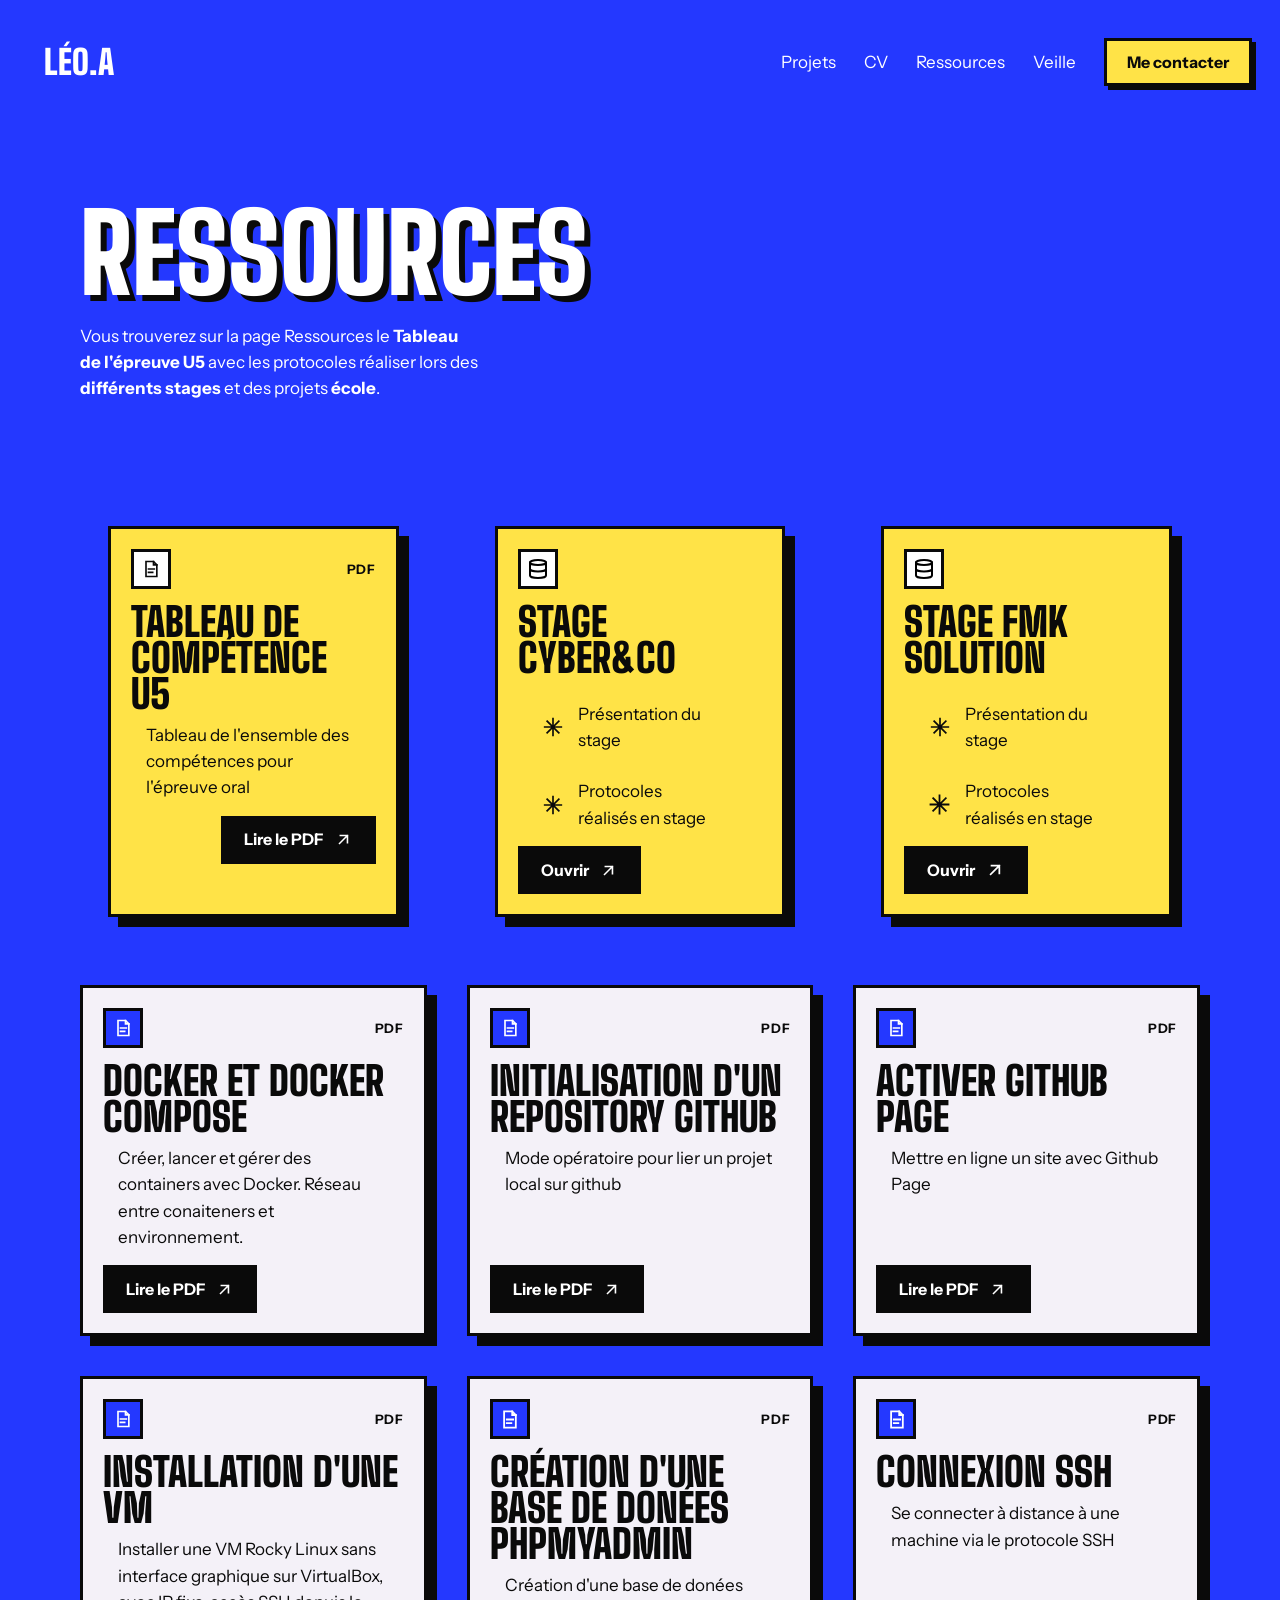
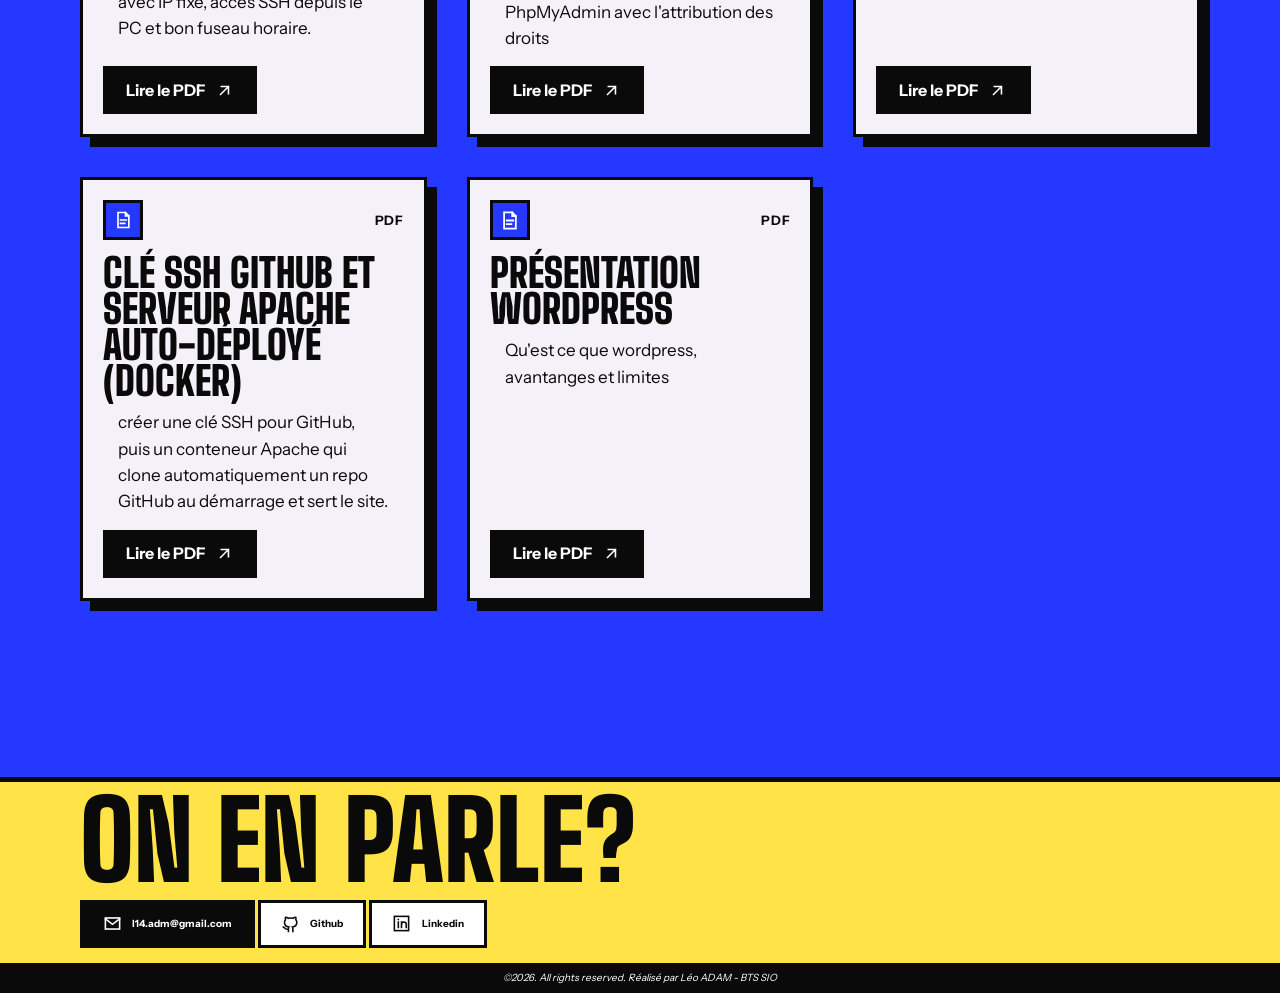
<file: pages/ressources.html>
<!DOCTYPE html>
<html lang="fr">
<head>
    <meta charset="UTF-8">
    <meta name="viewport" content="width=device-width, initial-scale=1">
    <title>Portfolio - Léo Adam - Ressources</title>
    <meta name="description" content="Page d'accueil du portfolio">

    <!-- Polices utilisées -->
    <link rel="preload" href="../assets/fonts/big-shoulders-display-900.woff2" as="font" type="font/woff2" crossorigin>
    <link rel="preload" href="../assets/fonts/instrument-sans-400.woff2" as="font" type="font/woff2" crossorigin>

    <!-- CSS, ne pas changer l'ordre -->
    <link rel="stylesheet" href="../assets/css/variables.css">
    <link rel="stylesheet" href="../assets/css/base.css">
    <link rel="stylesheet" href="../assets/css/layout.css">
    <link rel="stylesheet" href="../assets/css/components.css">
    <link rel="stylesheet" href="../assets/css/pages.css">

    <!-- JS avec defer -->
    <script src="../assets/js/main.js" defer></script>

    <link rel="icon" href="../assets/img/favicon.svg" type="image/svg+xml">
</head>

<body>
    <header>
        
        <a href="../index.html" class="logo">LÉO.A</a>

        <button class="burger btn btn--sun" aria-expanded="false" aria-controls="menu" aria-label="Ouvrir le menu"> 
            <img src="../assets/icons/menu.svg" class="burger__open" alt=""> 
            <img src="../assets/icons/close.svg" class="burger__close" alt="">
        </button>

        <nav id="menu" class="nav" aria-label="Navigation principale">
            <ul class="nav__list">
                <li><a href="../pages/projets.html">Projets</a></li>
                <li><a href="../pages/cv.html">CV</a></li>
                <li><a href="../pages/ressources.html">Ressources</a></li>
                <li><a href="../pages/veille.html">Veille</a></li>
                <li><a href="../pages/contact.html" class="btn btn--sun">Me contacter</a></li>
            </ul>

            <div class="nav__extra">
                <a class="btn btn--ink" href="https://www.linkedin.com/in/léo-adam" aria-label="LinkedIn" target="_blank">
                    <span class="icone icone--linkedin"></span>
                </a>
                <a class="btn btn--ink" href="https://github.com/duckzla" aria-label="Github" target="_blank">
                    <span class="icone icone--github"></span>
                </a>
            </div>
        </nav>

    </header>
    <main>
        <section class="entete">
            <h2 class="titre_sh_ink">
            Ressources
            </h2>
            <p class="pres_page"> 
                Vous trouverez sur la page Ressources le <b>Tableau de l'épreuve U5</b> avec les protocoles réaliser lors des <b>différents stages</b> et des projets <b>école</b>.
            </p>            
        </section>
        
        <section class="section">
            
            <div class="mode-ops">
                <div class="tableau_compet tableau_u5 card card--sun">
                <!-- entete de la carte -->
                <div class="card__top">
                    <div class="blue-b icon-box">
                        <span class="icone icone--file "></span>
                    </div>
                    <p class="label">PDF</p>
                </div>
                <div class="card_content">
                    <h3>Tableau de compétence U5</h3>
                    <p>
                        Tableau de l'ensemble des compétences pour l'épreuve oral
                    </p>
                </div>
                <div class="switch_side">
                    <div class="btn btn--ink div_link">
                        <p>
                            Lire le PDF
                        </p>
                        <span class="icone icone--arrow-up-r"></span>
                        <a class="_link" href="../assets/docs/E5_Tableau-de-synthese léo ADAM.pdf" aria-label="lien ressources" target="_blank"></a>
                    </div>
                </div>
            </div>
            <!-- carte présentation mode op -->
                <div class="tableau_compet card card--sun">
                    <!-- entete de la carte -->
                    <div class="blue-b icon-box">
                        <img src="../assets/icons/database.svg" alt="">
                    </div>
                    <div class="card_content">
                        <h3>Stage Cyber&CO</h3>
                        <div class="liste_content">
                            <span class="icone icone--star"></span>
                            <p>Présentation du stage </p>
                        </div>
                        <div class="liste_content">
                            <span class="icone icone--star"></span>
                            <p>Protocoles réalisés en stage </p>
                        </div>
                    </div>
                    <div class="btn btn--ink div_link">
                        <p>
                            Ouvrir
                        </p>
                        <span class="icone icone--arrow-up-r"></span>
                        <a class="_link" href="../pages/articles/cyberandco.html" aria-label="lien ressources"></a>
                    </div>
                </div>
                <div class="tableau_compet card card--sun">
                    <!-- entete de la carte -->
                    <div class="blue-b icon-box">
                        <img src="../assets/icons/database.svg" alt="">
                    </div>
                    <div class="card_content">
                        <h3>Stage FMK Solution</h3>
                        <div class="liste_content">
                            <span class="icone icone--star"></span>
                            <p>Présentation du stage </p>
                        </div>
                        <div class="liste_content">
                            <span class="icone icone--star"></span>
                            <p>Protocoles réalisés en stage </p>
                        </div>
                    </div>
                    <div class="btn btn--ink div_link">
                        <p>
                            Ouvrir
                        </p>
                        <span class="icone icone--arrow-up-r"></span>
                        <a class="_link" href="../pages/articles/fmk_solution.html" aria-label="lien ressources"></a>
                    </div>
                </div>
                <!-- carte présentation mode op -->
                <div class="card card__media">
                    <!-- entete de la carte -->
                    <div class="card__top">
                        <div class="blue-b icon-box">
                            <span class="icone icone--file "></span>
                        </div>
                        <p class="label">PDF</p>
                    </div>
                    <div class="card_content">
                        <h3>Docker et docker compose</h3>
                        <p>Créer, lancer et gérer des containers avec Docker. Réseau entre conaiteners et environnement.
                        </p>
                    </div>
                    <div class="btn btn--ink div_link">
                        <p>
                            Lire le PDF
                        </p>
                        <span class="icone icone--arrow-up-r"></span>
                        <a class="_link" href="../assets/docs/Mode_operatoire_Docker_Docker-compose.pdf" aria-label="lien ressources" target="_blank"></a>
                    </div>
                </div>
                <!-- carte présentation mode op -->
                <div class="card card__media">
                    <!-- entete de la carte -->
                    <div class="card__top">
                        <div class="blue-b icon-box">
                            <span class="icone icone--file "></span>
                        </div>
                        <p class="label">PDF</p>
                    </div>
                    <div class="card_content">
                        <h3>Initialisation d'un repository github</h3>
                        <p>Mode opératoire pour lier un projet local sur github</p>
                    </div>
                    <div class="btn btn--ink div_link">
                        <p>
                            Lire le PDF
                        </p>
                        <span class="icone icone--arrow-up-r"></span>
                        <a class="_link" href="../assets/docs/Mode_operatoire_Initialisation_dun_repository_github.pdf" aria-label="lien ressources" target="_blank"></a>
                    </div>
                </div>
                <!-- carte présentation mode op -->
                <div class="card card__media">
                    <!-- entete de la carte -->
                    <div class="card__top">
                        <div class="blue-b icon-box">
                            <span class="icone icone--file "></span>
                        </div>
                        <p class="label">PDF</p>
                    </div>
                    <div class="card_content">
                        <h3>Activer Github Page</h3>
                        <p>Mettre en ligne un site avec Github Page</p>
                    </div>
                    <div class="btn btn--ink div_link">
                        <p>
                            Lire le PDF
                        </p>
                        <span class="icone icone--arrow-up-r"></span>
                        <a class="_link" href="../assets/docs/Mode_operatoire_Activer_GitHub_Pages.pdf" aria-label="lien ressources" target="_blank"></a>
                    </div>
                </div>
                <!-- carte présentation mode op -->
                <div class="card card__media">
                    <!-- entete de la carte -->
                    <div class="card__top">
                        <div class="blue-b icon-box">
                            <span class="icone icone--file "></span>
                        </div>
                        <p class="label">PDF</p>
                    </div>
                    <div class="card_content">
                        <h3>Installation d'une VM</h3>
                        <p>Installer une VM Rocky Linux sans interface graphique sur VirtualBox, avec IP fixe, accès SSH depuis le PC et bon fuseau horaire.</p>
                    </div>
                    <div class="btn btn--ink div_link">
                        <p>
                            Lire le PDF
                        </p>
                        <span class="icone icone--arrow-up-r"></span>
                        <a class="_link" href="../assets/docs/Mode_operatoire_VM_Rocky_Linux.pdf" aria-label="lien ressources" target="_blank"></a>
                    </div>
                </div>
                <!-- carte présentation mode op -->
                <div class="card card__media">
                    <!-- entete de la carte -->
                    <div class="card__top">
                        <div class="blue-b icon-box">
                            <span class="icone icone--file "></span>
                        </div>
                        <p class="label">PDF</p>
                    </div>
                    <div class="card_content">
                        <h3>Création d'une base de donées PhpMyAdmin</h3>
                        <p>Création d'une base de donées PhpMyAdmin avec l'attribution des droits</p>
                    </div>
                    <div class="btn btn--ink div_link">
                        <p>
                            Lire le PDF
                        </p>
                        <span class="icone icone--arrow-up-r"></span>
                        <a class="_link" href="../assets/docs/Mode_operatoire_creer_base_donnees_PhpMyAdmin.pdf" aria-label="lien ressources" target="_blank"></a>
                    </div>
                </div>
                <!-- carte présentation mode op -->
                <div class="card card__media">
                    <!-- entete de la carte -->
                    <div class="card__top">
                        <div class="blue-b icon-box">
                            <span class="icone icone--file "></span>
                        </div>
                        <p class="label">PDF</p>
                    </div>
                    <div class="card_content">
                        <h3>Connexion SSH</h3>
                        <p>Se connecter à distance à une machine via le protocole SSH</p>
                    </div>
                    <div class="btn btn--ink div_link">
                        <p>
                            Lire le PDF
                        </p>
                        <span class="icone icone--arrow-up-r"></span>
                        <a class="_link" href="../assets/docs/Mode_operatoire_connexion_SSH.pdf" aria-label="lien ressources" target="_blank"></a>
                    </div>
                </div>
                <!-- carte présentation mode op -->
                <div class="card card__media">
                    <!-- entete de la carte -->
                    <div class="card__top">
                        <div class="blue-b icon-box">
                            <span class="icone icone--file "></span>
                        </div>
                        <p class="label">PDF</p>
                    </div>
                    <div class="card_content">
                        <h3>Clé SSH GitHub et serveur Apache auto-déployé (Docker)</h3>
                        <p>créer une clé SSH pour GitHub, puis un conteneur Apache qui clone automatiquement un repo GitHub au démarrage et sert le site. </p>
                    </div>
                    <div class="btn btn--ink div_link">
                        <p>
                            Lire le PDF
                        </p>
                        <span class="icone icone--arrow-up-r"></span>
                        <a class="_link" href="../assets/docs/Mode_operatoire_ssh__github_et_container.pdf" aria-label="lien ressources" target="_blank"></a>
                    </div>
                </div>
                <!-- carte présentation mode op -->
                <div class="card card__media">
                    <!-- entete de la carte -->
                    <div class="card__top">
                        <div class="blue-b icon-box">
                            <span class="icone icone--file "></span>
                        </div>
                        <p class="label">PDF</p>
                    </div>
                    <div class="card_content">
                        <h3>Présentation wordpress</h3>
                        <p>Qu'est ce que wordpress, avantanges et limites</p>
                    </div>
                    <div class="btn btn--ink div_link">
                        <p>
                            Lire le PDF
                        </p>
                        <span class="icone icone--arrow-up-r"></span>
                        <a class="_link" href="../assets/docs/presentation_wordpress.pdf" aria-label="lien ressources" target="_blank"></a>
                    </div>
                </div>
            </div>
        </section>
    </main>
    <footer>
        <div class="footer_big">
            <div class="separator">
            </div>
            <div class="footer_content">
                <h2>
                    on en parle?
                </h2>
                <div>
                    <div class="btn btn--ink">
                        <span class="icone icone--mail" aria-hidden="true" ></span>
                        <p>
                            l14.adm@gmail.com
                        </p>
                    </div>
                    <div class="btn div_link">
                        <span class="icone icone--github">
                        </span>
                        <p>
                            Github
                        </p>
                        <a class="_link" href="https://github.com/duckzla" target="_blank" aria-label="Github"></a>
                    </div>
                    <div class="btn div_link">
                        <span class="icone icone--linkedin" aria-hidden="true"></span>
                        <p>
                            Linkedin
                        </p>
                        <a class="_link" href="https://www.linkedin.com/in/léo-adam" target="_blank" aria-label="LinkedIn"></a>
                    </div>
                </div>
            </div>
            <div class="legale">
                <p><i>©2026. All rights reserved. Réalisé par Léo ADAM - BTS SIO</i></p>
            </div>
        </div>
    </footer>
</body>
</file>
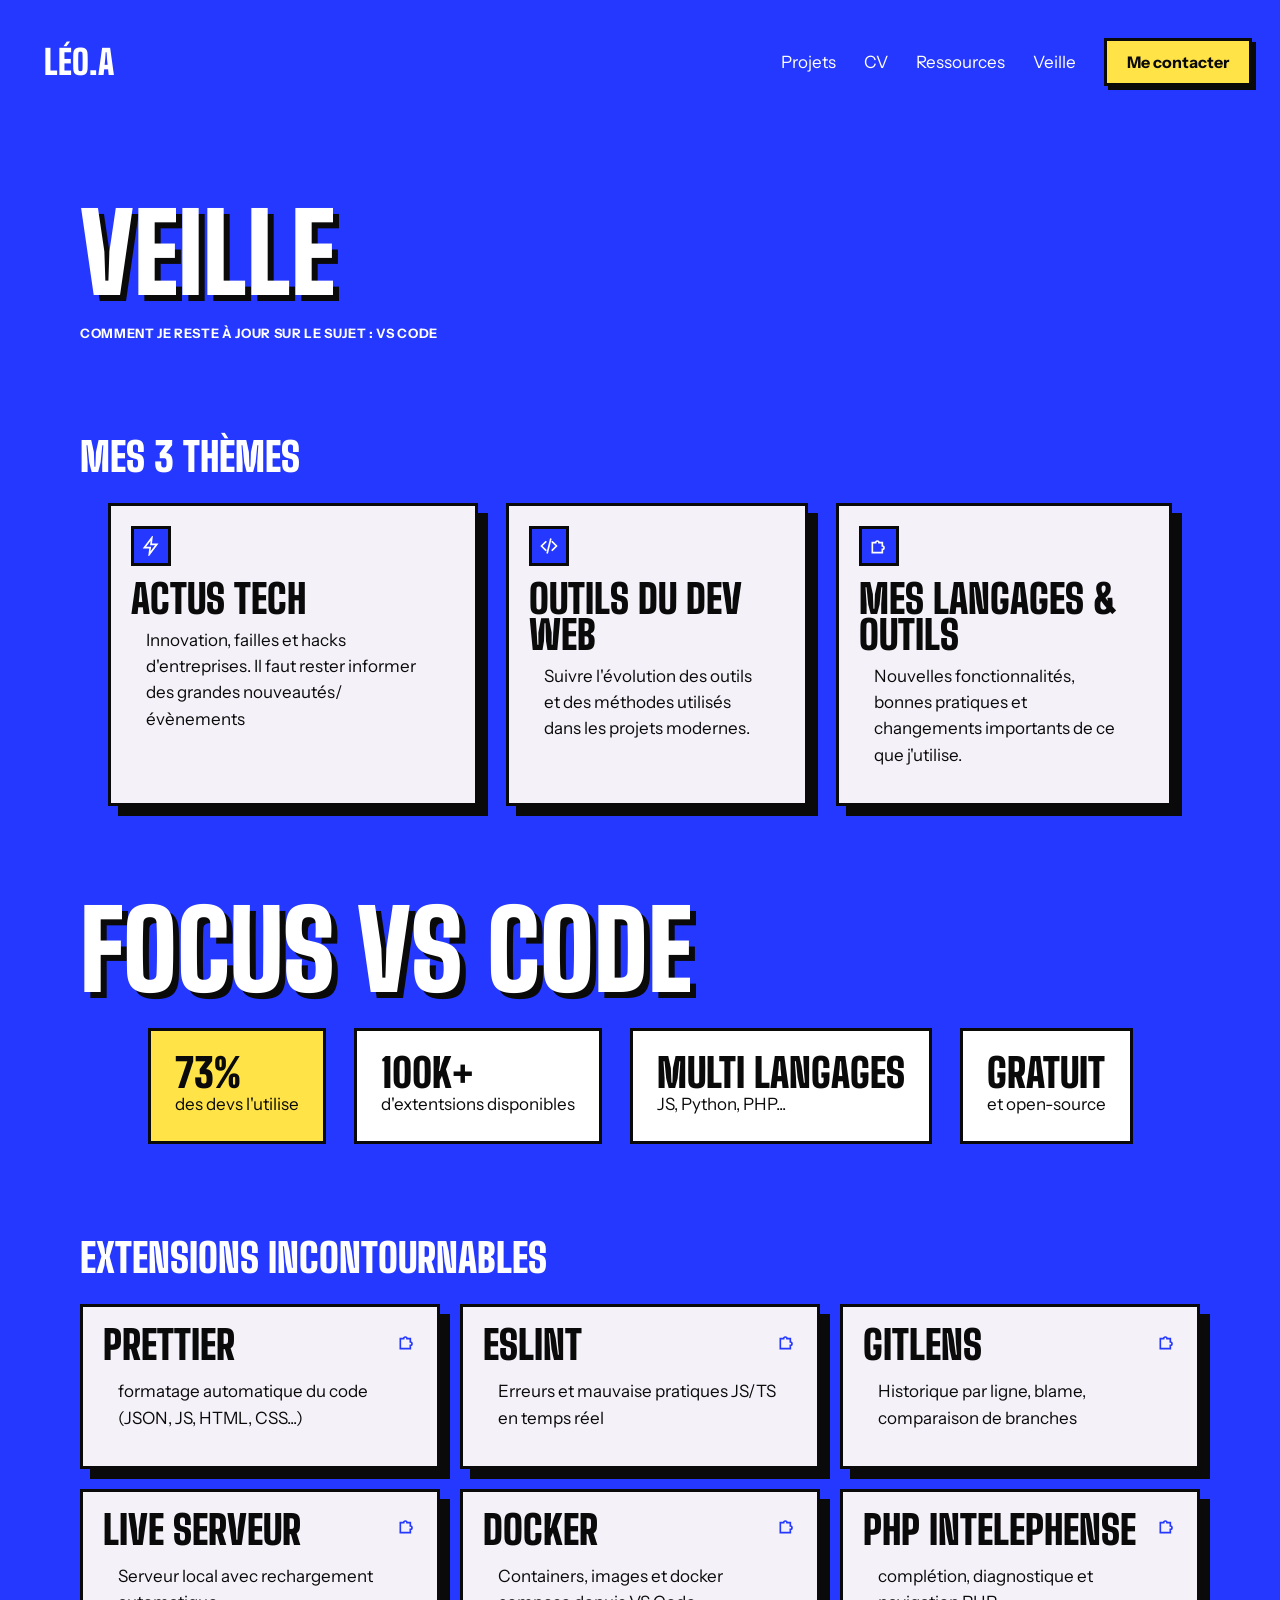
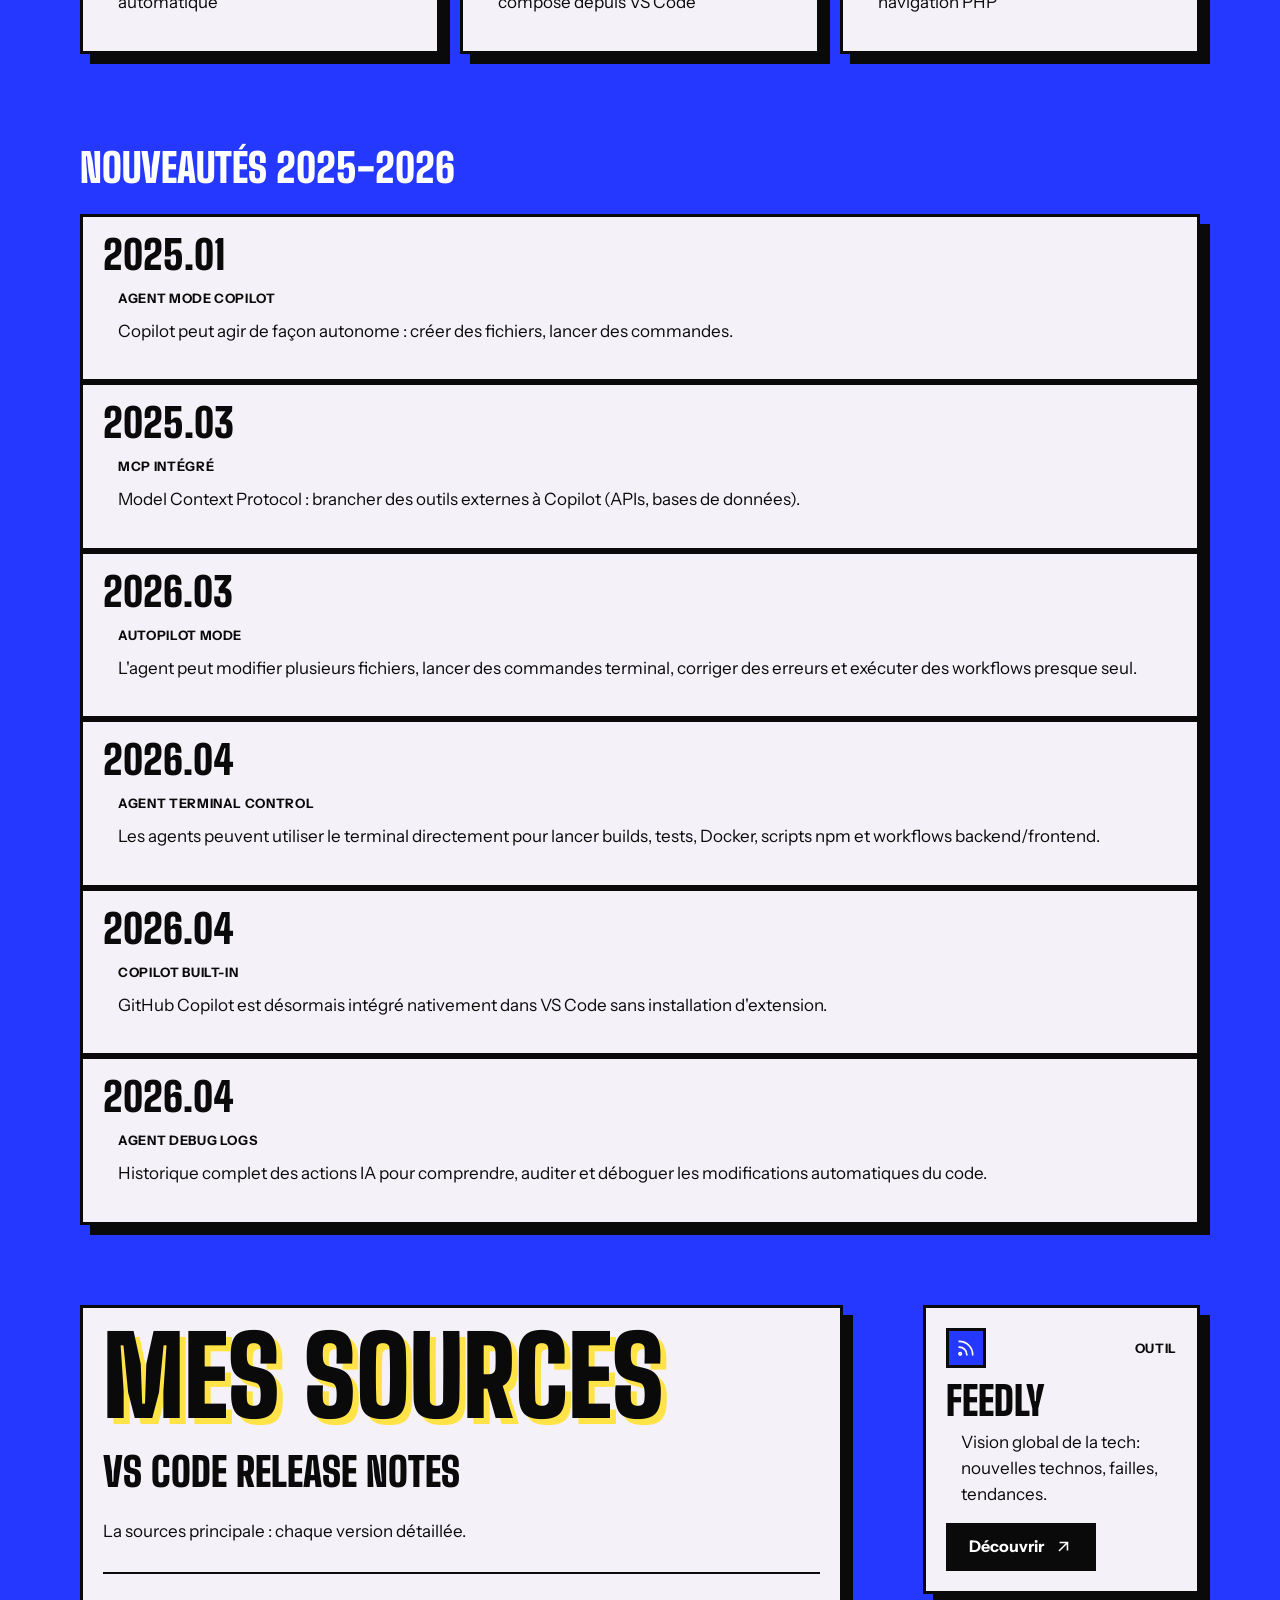
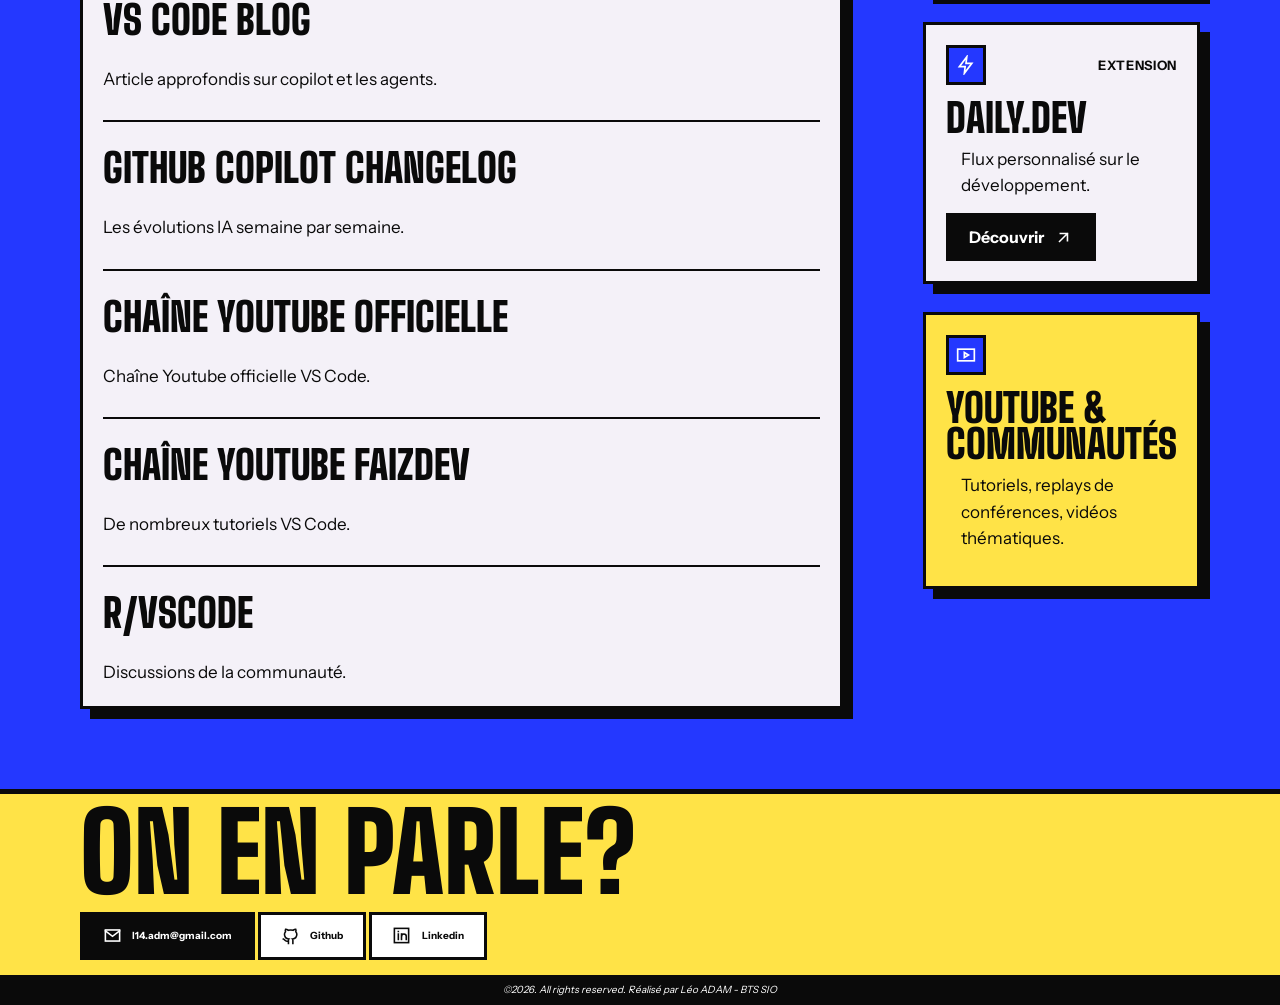
<file: pages/veille.html>
<!DOCTYPE html>
<html lang="fr">
<head>
    <meta charset="UTF-8">
    <meta name="viewport" content="width=device-width, initial-scale=1">
    <title>Portfolio - Léo Adam - Veille</title>
    <meta name="description" content="Page d'accueil du portfolio">

    <!-- Polices utilisées -->
    <link rel="preload" href="../assets/fonts/big-shoulders-display-900.woff2" as="font" type="font/woff2" crossorigin>
    <link rel="preload" href="../assets/fonts/instrument-sans-400.woff2" as="font" type="font/woff2" crossorigin>

    <!-- CSS, ne pas changer l'ordre -->
    <link rel="stylesheet" href="../assets/css/variables.css">
    <link rel="stylesheet" href="../assets/css/base.css">
    <link rel="stylesheet" href="../assets/css/layout.css">
    <link rel="stylesheet" href="../assets/css/components.css">
    <link rel="stylesheet" href="../assets/css/pages.css">

    <!-- JS avec defer -->
    <script src="../assets/js/main.js" defer></script>

    <link rel="icon" href="../assets/img/favicon.svg" type="image/svg+xml">
</head>

<body>
    <header>
        
        <a href="../index.html" class="logo">LÉO.A</a>

        <button class="burger btn btn--sun" aria-expanded="false" aria-controls="menu" aria-label="Ouvrir le menu"> 
            <img src="../assets/icons/menu.svg" class="burger__open" alt=""> 
            <img src="../assets/icons/close.svg" class="burger__close" alt="">
        </button>

        <nav id="menu" class="nav" aria-label="Navigation principale">
            <ul class="nav__list">
                <li><a href="../pages/projets.html">Projets</a></li>
                <li><a href="../pages/cv.html">CV</a></li>
                <li><a href="../pages/ressources.html">Ressources</a></li>
                <li><a href="../pages/veille.html">Veille</a></li>
                <li><a href="../pages/contact.html" class="btn btn--sun">Me contacter</a></li>
            </ul>

            <div class="nav__extra">
                <a class="btn btn--ink" href="https://www.linkedin.com/in/léo-adam" aria-label="LinkedIn" target="_blank">
                    <span class="icone icone--linkedin"></span>
                </a>
                <a class="btn btn--ink" href="https://github.com/duckzla" aria-label="Github" target="_blank">
                    <span class="icone icone--github"></span>
                </a>
            </div>
        </nav>

    </header>
    <main>
        <section class="entete">
            <h2 class="titre_sh_ink">
            Veille
            </h2>
            <p class="label"> 
                Comment je reste à jour sur le sujet : VS Code
            </p>
        </section>
        <section class="section">
            <!-- carte thèmes -->
            <h3>
                Mes 3 thèmes
            </h3>
            <div class="pres_veille">
                <div class="card card__media">
                    <!-- entete de la carte -->
                    <div class="card__top">
                        <div class="blue-b icon-box">
                            <span class="icone icone--zap"></span>
                        </div>
                    </div>
                    <div class="card_content">
                        <h3>Actus Tech</h3>
                        <p>Innovation, failles et hacks d'entreprises. Il faut rester informer des grandes nouveautés/ évènements</p>
                    </div>
                </div>
                <div class="card card__media">
                    <!-- entete de la carte -->
                    <div class="card__top">
                        <div class="blue-b icon-box">
                            <span class="icone icone--code"></span>
                        </div>
                    </div>
                    <div class="card_content">
                        <h3>Outils du dev web</h3>
                        <p>Suivre l'évolution des outils et des méthodes utilisés dans les projets modernes.</p>
                    </div>
                </div>
                <div class="card card__media">
                    <!-- entete de la carte -->
                    <div class="card__top">
                        <div class="blue-b icon-box">
                            <span class="icone icone--extension"></span>
                        </div>
                    </div>
                    <div class="card_content">
                        <h3>Mes Langages & Outils</h3>
                        <p>Nouvelles fonctionnalités, bonnes pratiques et changements importants de ce que j'utilise.</p>
                    </div>
                </div>
            </div>
        </section>
        <section class="section">
            <h2 class="titre_sh_ink">
                Focus VS Code
            </h2>
            <div class="pres_veille">
                <div class="stat b--sun">
                    <h3>
                        73%
                    </h3>
                    <p>
                        des devs l'utilise
                    </p>
                </div>
                <div class="stat">
                    <h3>
                        100k+
                    </h3>
                    <p>
                        d'extentsions disponibles
                    </p>
                </div>
                <div class="stat">
                    <h3>    
                        multi langages
                    </h3>
                    <p>
                        JS, Python, PHP...
                    </p>
                </div>
                <div class="stat">
                    <h3>
                        Gratuit
                    </h3>
                    <p>
                        et open-source
                    </p>
                </div>
            </div>
        </section>
        <section class="section">
            <h3>
                extensions incontournables
            </h3>
            <div class="extensions">
                <!-- carte extension -->
                <div class="card card__media">
                    <!-- entete de la carte -->
                    <div class="card__top">
                        <h3>prettier</h3>
                        <div>
                            <span class="icone icone--extension blue-c"></span>
                        </div>
                    </div>
                    <div class="card_content">
                        <p>
                            formatage automatique du code (JSON, JS, HTML, CSS...)
                    </div>
                </div>
                <!-- carte extension -->
                <div class="card card__media">
                    <!-- entete de la carte -->
                    <div class="card__top">
                        <h3>eslint</h3>
                        <div>
                            <span class="icone icone--extension blue-c"></span>
                        </div>
                    </div>
                    <div class="card_content">
                        <p>
                            Erreurs et mauvaise pratiques JS/TS en temps réel
                        </p>
                    </div>
                </div>
                <!-- carte extension -->
                <div class="card card__media">
                    <!-- entete de la carte -->
                    <div class="card__top">
                        <h3>gitlens</h3>
                        <div>
                            <span class="icone icone--extension blue-c"></span>
                        </div>
                    </div>
                    <div class="card_content">
                        <p>
                            Historique par ligne, blame, comparaison de branches
                        </p>
                    </div>
                </div>
                <!-- carte extension -->
                <div class="card card__media">
                    <!-- entete de la carte -->
                    <div class="card__top">
                        <h3>Live serveur</h3>
                        <div>
                            <span class="icone icone--extension blue-c"></span>
                        </div>
                    </div>
                    <div class="card_content">
                        <p>
                            Serveur local avec rechargement automatique
                        </p>
                    </div>
                </div>
                <!-- carte extension -->
                <div class="card card__media">
                    <!-- entete de la carte -->
                    <div class="card__top">
                        <h3>Docker</h3>
                        <div>
                            <span class="icone icone--extension blue-c"></span>
                        </div>
                    </div>
                    <div class="card_content">
                        <p>
                            Containers, images et docker compose depuis VS Code
                        </p>
                    </div>
                </div>
                <!-- carte extension -->
                <div class="card card__media">
                    <!-- entete de la carte -->
                    <div class="card__top">
                        <h3>PHP intelephense</h3>
                        <div>
                            <span class="icone icone--extension blue-c"></span>
                        </div>
                    </div>
                    <div class="card_content">
                        <p>
                            complétion, diagnostique et navigation PHP
                        </p>
                    </div>
                </div>
            </div>
        </section>
        <section class="section evolution_vs">
            <h3>
                Nouveautés 2025-2026
            </h3>
            <div class="flex">
                <!-- carte nouveautés 2025-2026 -->
                <div class="card card__media">
                    <!-- entete de la carte -->
                    <h3>2025.01</h3>
                    <div class="card_content">
                        <p class="label">
                            Agent mode copilot
                        </p>
                        <p>
                            Copilot peut agir de façon autonome : créer des fichiers, lancer des commandes.
                        </p>
                    </div>
                </div>
                <!-- carte nouveautés 2025-2026 -->
                <div class="card card__media">
                    <!-- entete de la carte -->
                    <h3>2025.03</h3>
                    <div class="card_content">
                        <p class="label">
                            MCP intégré
                        </p>
                        <p>
                            Model Context Protocol : brancher des outils externes à Copilot (APIs, bases de données).
                        </p>
                    </div>
                </div>
                <!-- carte nouveautés 2025-2026 -->
                <div class="card card__media">
                    <!-- entete de la carte -->
                    <h3>2026.03</h3>
                    <div class="card_content">
                        <p class="label">
                            Autopilot Mode
                        </p>
                        <p>
                            L'agent peut modifier plusieurs fichiers, lancer des commandes terminal, corriger des erreurs et exécuter des workflows presque seul.
                        </p>
                    </div>
                </div>
                <!-- carte nouveautés 2025-2026 -->
                <div class="card card__media">
                    <!-- entete de la carte -->
                    <h3>2026.04</h3>
                    <div class="card_content">
                        <p class="label">
                            Agent Terminal Control
                        </p>
                        <p>
                            Les agents peuvent utiliser le terminal directement pour lancer builds, tests, Docker, scripts npm et workflows backend/frontend.
                        </p>
                    </div>
                </div>
                <!-- carte nouveautés 2025-2026 -->
                <div class="card card__media">
                    <!-- entete de la carte -->
                    <h3>2026.04</h3>
                    <div class="card_content">
                        <p class="label">
                            Copilot Built-In
                        </p>
                        <p>
                            GitHub Copilot est désormais intégré nativement dans VS Code sans installation d'extension.
                        </p>
                    </div>
                </div>
                <!-- carte nouveautés 2025-2026 -->
                <div class="card card__media">
                    <!-- entete de la carte -->
                    <h3>2026.04</h3>
                    <div class="card_content">
                        <p class="label">
                            Agent Debug Logs
                        </p>
                        <p>
                            Historique complet des actions IA pour comprendre, auditer et déboguer les modifications automatiques du code.
                        </p>
                    </div>
                </div>
            </div>
        </section>
        <section class="sources">
            <div class="source_vs card card__media">
                <h2 class="titre_sh_sun">
                    Mes sources
                </h2>
                <div class="sources_part">
                    <h3>
                        VS Code release Notes
                    </h3>
                    <p>
                        La sources principale : chaque version détaillée.
                    </p>
                    <span class="separateur"></span>
                </div>
                <div class="sources_part">
                    <h3>
                        VS Code Blog
                    </h3>
                    <p>
                        Article approfondis sur copilot et les agents.
                    </p>
                    <span class="separateur"></span>
                </div>
                <div class="sources_part">
                    <h3>
                        Github copilot changelog
                    </h3>
                    <p>
                        Les évolutions IA semaine par semaine.
                    </p>
                    <span class="separateur"></span>
                </div>
                <div class="sources_part">
                    <h3>
                        Chaîne Youtube officielle
                    </h3>
                    <p>
                        Chaîne Youtube officielle VS Code.
                    </p>
                    <span class="separateur"></span>
                </div>
                <div class="sources_part">
                    <h3>
                        Chaîne Youtube faizdev
                    </h3>
                    <p>
                        De nombreux tutoriels VS Code.
                    </p>
                    <span class="separateur"></span>
                </div>
                <div class="sources_part">
                    <h3>
                        r/vscode
                    </h3>
                    <p>
                        Discussions de la communauté.
                    </p>
                </div>
                
            </div>
            <div class="source_autre">
                <!-- carte feedly -->
                <div class="card card__media">
                    <!-- entete de la carte -->
                    <div class="card__top">
                        <div class="blue-b icon-box">
                            <span class="icone icone--rss "></span>
                        </div>
                        <p class="label">Outil</p>
                    </div>
                    <div class="card_content">
                        <h3>Feedly</h3>
                        <p>Vision global de la tech: nouvelles technos, failles, tendances.
                        </p>
                    </div>
                    <div class="btn btn--ink div_link">
                        <p>
                            Découvrir
                        </p>
                        <span class="icone icone--arrow-up-r"></span>
                        <a class="_link" href="https://feedly.com/" aria-label="lien vers le site feedly" target="_blank"></a>
                    </div>
                </div>
                <!-- carte daily.dev -->
                <div class="card card__media">
                    <!-- entete de la carte -->
                    <div class="card__top">
                        <div class="blue-b icon-box">
                            <span class="icone icone--zap "></span>
                        </div>
                        <p class="label">Extension</p>
                    </div>
                    <div class="card_content">
                        <h3>Daily.dev</h3>
                        <p>Flux personnalisé sur le développement.
                        </p>
                    </div>
                    <div class="btn btn--ink div_link">
                        <p>
                            Découvrir
                        </p>
                        <span class="icone icone--arrow-up-r"></span>
                        <a class="_link" href="https://daily.dev" aria-label="lien vers le site daily.dev" target="_blank"></a>
                    </div>
                </div>
                <!-- carte youtube -->
                <div class="card card__media b--sun">
                    <!-- entete de la carte -->
                    <div class="card__top">
                        <div class="blue-b icon-box">
                            <span class="icone icone--play"></span>
                        </div>
                    </div>
                    <div class="card_content">
                        <h3>Youtube & communautés</h3>
                        <p>Tutoriels, replays de conférences, vidéos thématiques.
                        </p>
                    </div>
                </div>
            </div>
        </section>

    </main>
    <footer>
        <div class="footer_big">
            <div class="separator">
            </div>
            <div class="footer_content">
                <h2>
                    on en parle?
                </h2>
                <div>
                    <div class="btn btn--ink">
                        <span class="icone icone--mail" aria-hidden="true" ></span>
                        <p>
                            l14.adm@gmail.com
                        </p>
                    </div>
                    <div class="btn div_link">
                        <span class="icone icone--github">
                        </span>
                        <p>
                            Github
                        </p>
                        <a class="_link" href="https://github.com/duckzla" target="_blank" aria-label="Github"></a>
                    </div>
                    <div class="btn div_link">
                        <span class="icone icone--linkedin" aria-hidden="true"></span>
                        <p>
                            Linkedin
                        </p>
                        <a class="_link" href="https://www.linkedin.com/in/léo-adam" target="_blank" aria-label="LinkedIn"></a>
                    </div>
                </div>
            </div>
            <div class="legale">
                <p><i>©2026. All rights reserved. Réalisé par Léo ADAM - BTS SIO</i></p>
            </div>
        </div>
    </footer>
</body>
</file>
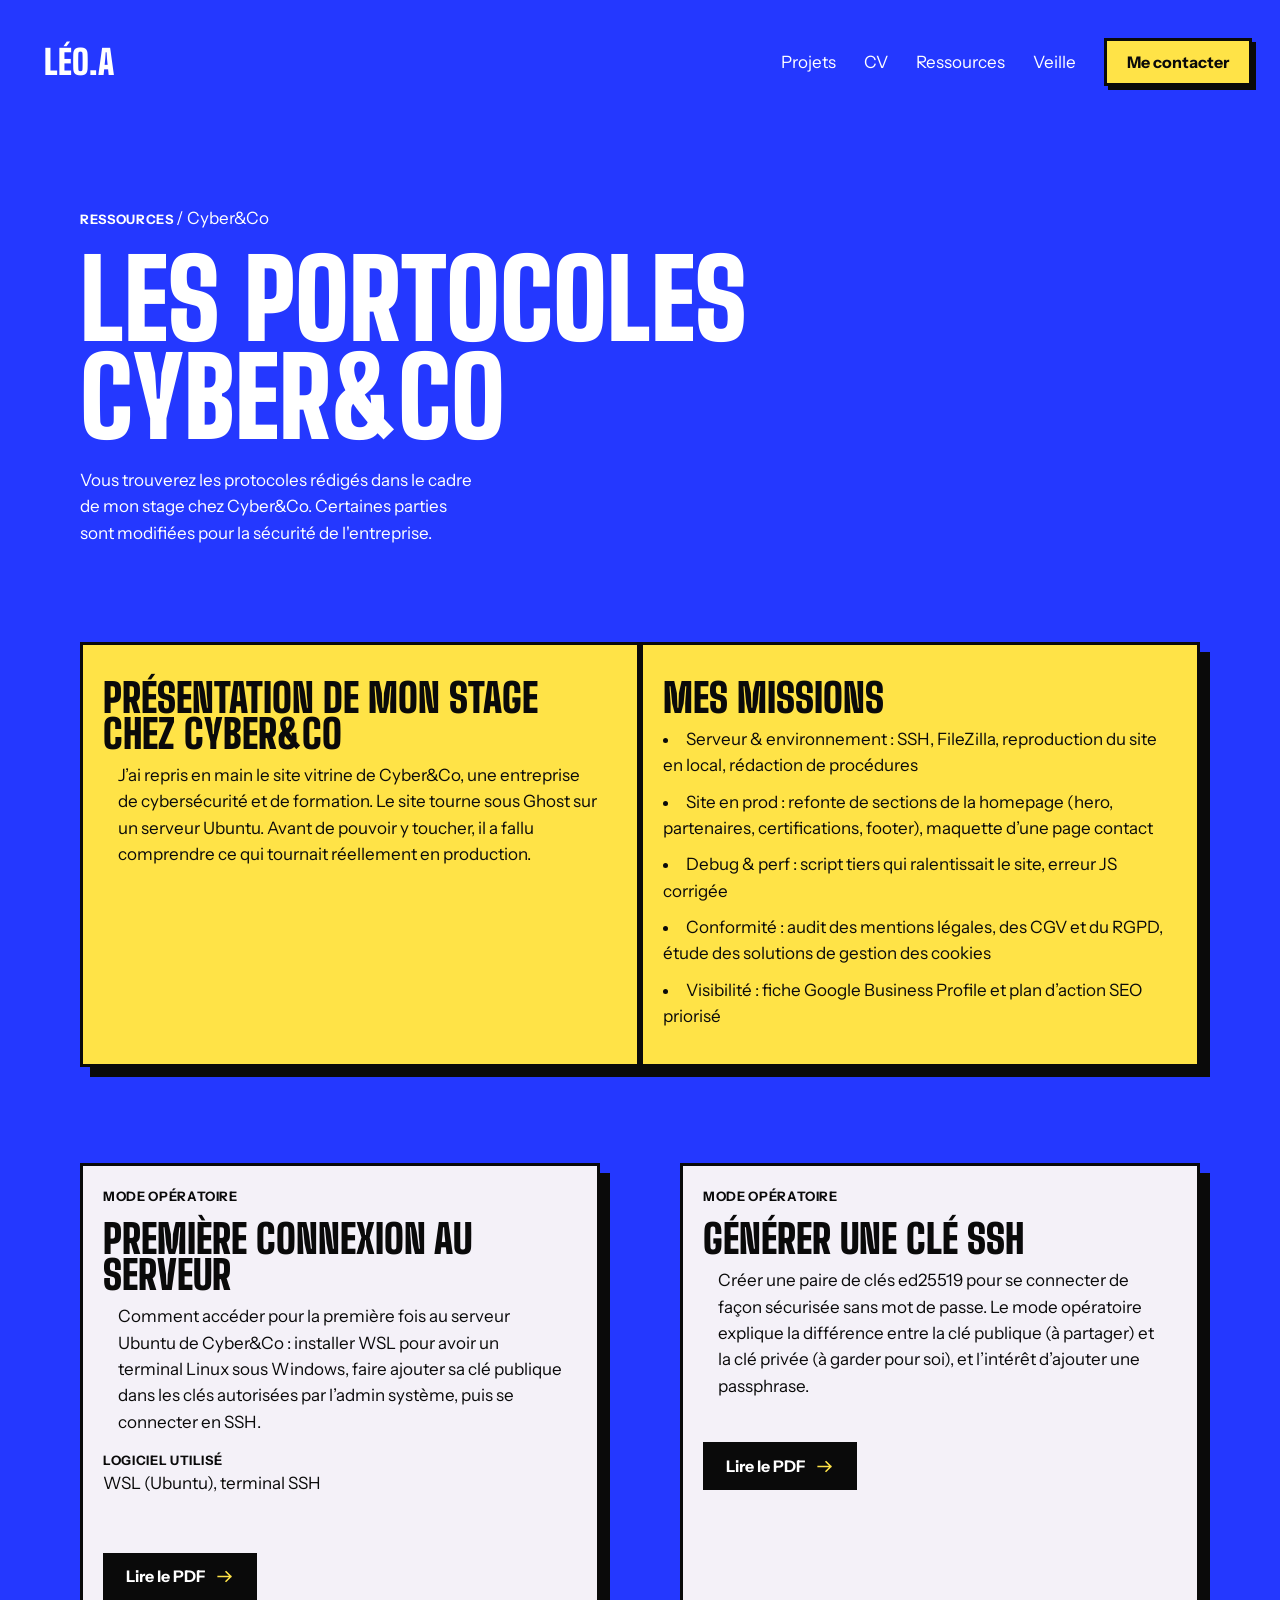
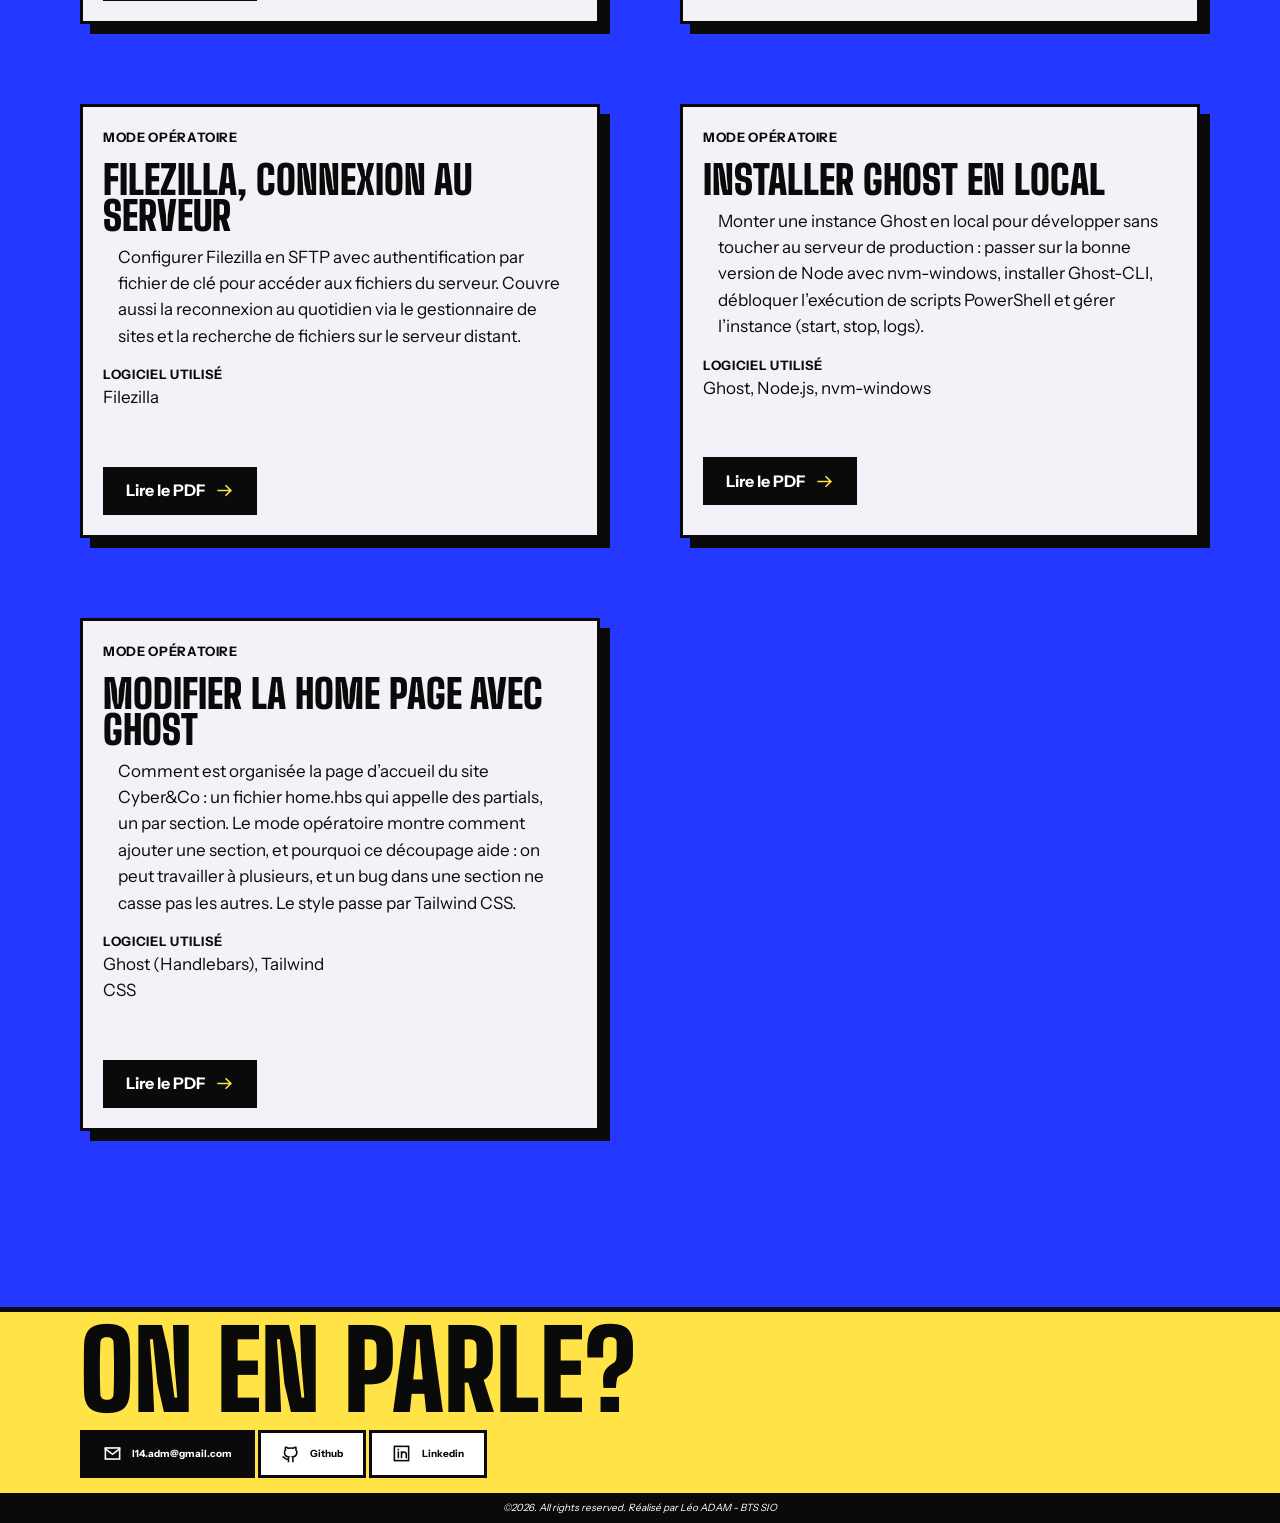
<file: pages/articles/cyberandco.html>
<!DOCTYPE html>
<html lang="fr">
<head>
    <meta charset="UTF-8">
    <meta name="viewport" content="width=device-width, initial-scale=1">
    <title>Portfolio - Léo Adam - Cyber&Co</title>
    <meta name="description" content="Page d'accueil du portfolio">

    <!-- Polices utilisées -->
    <link rel="preload" href="../../assets/fonts/big-shoulders-display-900.woff2" as="font" type="font/woff2" crossorigin>
    <link rel="preload" href="../../assets/fonts/instrument-sans-400.woff2" as="font" type="font/woff2" crossorigin>

    <!-- CSS, ne pas changer l'ordre -->
    <link rel="stylesheet" href="../../assets/css/variables.css">
    <link rel="stylesheet" href="../../assets/css/base.css">
    <link rel="stylesheet" href="../../assets/css/layout.css">
    <link rel="stylesheet" href="../../assets/css/components.css">
    <link rel="stylesheet" href="../../assets/css/pages.css">

    <!-- JS avec defer -->
    <script src="../../assets/js/main.js" defer></script>
</head>
<body>
    <header>
        
        <a href="../../index.html" class="logo">LÉO.A</a>

        <button class="burger btn btn--sun" aria-expanded="false" aria-controls="menu" aria-label="Ouvrir le menu"> 
            <img src="../../assets/icons/menu.svg" class="burger__open" alt=""> 
            <img src="../../assets/icons/close.svg" class="burger__close" alt="">
        </button>

        <nav id="menu" class="nav" aria-label="Navigation principale">
            <ul class="nav__list">
                <li><a href="../../pages/projets.html">Projets</a></li>
                <li><a href="../../pages/cv.html">CV</a></li>
                <li><a href="../../pages/ressources.html">Ressources</a></li>
                <li><a href="../../pages/veille.html">Veille</a></li>
                <li><a href="../../pages/contact.html" class="btn btn--sun">Me contacter</a></li>
            </ul>

            <div class="nav__extra">
                <a class="btn btn--ink" href="https://www.linkedin.com/in/léo-adam" aria-label="LinkedIn" target="_blank">
                    <span class="icone icone--linkedin"></span>
                </a>
                <a class="btn btn--ink" href="https://github.com/duckzla" aria-label="Github" target="_blank">
                    <span class="icone icone--github"></span>
                </a>
            </div>
        </nav>

    </header>
    <main>
        <section class="entete">
            <p> 
                <a class="label" href="../../pages/ressources.html" aria-label="lien vers page ressources">Ressources </a>/ Cyber&Co
            </p>
            <h2>
            Les portocoles <br>Cyber&Co
            </h2>
            <p class="pres_page"> 
                Vous trouverez les protocoles rédigés dans le cadre de mon stage chez Cyber&Co. Certaines parties sont modifiées pour la sécurité de l'entreprise.
            </p>
        </section>
        <section class="section">
            <div class="pres_stage">
                <div class="card card--sun">
                    <!-- entete de la carte -->
                    <div class="card_content">
                        <h3>Présentation de mon stage chez Cyber&Co</h3>
                        <p>
                            J’ai repris en main le site vitrine de Cyber&Co, une entreprise de cybersécurité et de formation. Le site tourne sous Ghost sur un serveur Ubuntu. Avant de pouvoir y toucher, il a fallu comprendre ce qui tournait réellement en production.
                        </p>
                    </div>
                </div>
                <div class="card card--sun">
                    <!-- entete de la carte -->
                    <div class="card_content">
                        <h3>Mes Missions</h3>
                        <ul class="liste_mission">
                            <li>
                                Serveur & environnement : SSH, FileZilla, reproduction du site en local, rédaction de procédures
                            </li>
                            <li>
                                Site en prod : refonte de sections de la homepage (hero, partenaires, certifications, footer), maquette d’une page contact
                            </li>
                            <li>
                                Debug & perf : script tiers qui ralentissait le site, erreur JS corrigée
                            </li>
                            <li>
                                Conformité : audit des mentions légales, des CGV et du RGPD, étude des solutions de gestion des cookies
                            </li>
                            <li>
                                Visibilité : fiche Google Business Profile et plan d’action SEO priorisé
                            </li>
                        </ul>
                    </div>
                </div>                
            </div>
        </section>
        <section class="section">
            <div class="pres_protocoles">
                <div class="card card__media">
                    <!-- entete de la carte -->
                    <p class="label">
                        Mode Opératoire
                    </p>
                    <div class="card_content">
                        <h3>Première connexion au serveur</h3>
                        <p>Comment accéder pour la première fois au serveur Ubuntu de Cyber&Co : installer WSL pour avoir un terminal Linux sous Windows, faire ajouter sa clé publique dans les clés autorisées par l’admin système, puis se connecter en SSH.</p>
                    </div>
                    <div class="outils_use">
                        <div class="outil_use">
                            <p class="label">Logiciel utilisé</p>
                            <p>WSL (Ubuntu), terminal SSH</p>
                        </div>
                    </div>
                    <div class="btn_ligne">
                        <div class="btn btn--ink div_link">
                        <p>
                            Lire le PDF
                        </p>
                        <span class="icone icone--arrow-r c--sun"></span>
                        <a class="_link" href="../../assets/docs/cyberandco/Mode_operatoire_1re_connexion_au_serveur_.pdf" aria-label="lien pdf protocole" ></a>
                        </div>
                    </div>            
                </div>
                <div class="card card__media">
                    <!-- entete de la carte -->
                    <p class="label">
                        Mode Opératoire
                    </p>
                    <div class="card_content">
                        <h3>Générer une clé SSH</h3>
                        <p>Créer une paire de clés ed25519 pour se connecter de façon sécurisée sans mot de passe. Le mode opératoire explique la différence entre la clé publique (à partager) et la clé privée (à garder pour soi), et l’intérêt d’ajouter une passphrase.</p>
                    </div>
                    <div class="btn_ligne">
                        <div class="btn btn--ink div_link">
                        <p>
                            Lire le PDF
                        </p>
                        <span class="icone icone--arrow-r c--sun"></span>
                        <a class="_link" href="../../assets/docs/cyberandco/Mode_operatoire_Générer_une_clé_SSH.pdf" aria-label="lien pdf protocole" ></a>
                        </div>
                    </div>            
                </div>
                <div class="card card__media">
                    <!-- entete de la carte -->
                    <p class="label">
                        Mode Opératoire
                    </p>
                    <div class="card_content">
                        <h3>Filezilla, connexion au serveur</h3>
                        <p>Configurer Filezilla en SFTP avec authentification par fichier de clé pour accéder aux fichiers du serveur. Couvre aussi la reconnexion au quotidien via le gestionnaire de sites et la recherche de fichiers sur le serveur distant.</p>
                    </div>
                    <div class="outils_use">
                        <div class="outil_use">
                            <p class="label">Logiciel utilisé</p>
                            <p>Filezilla</p>
                        </div>
                    </div>
                    <div class="btn_ligne">
                        <div class="btn btn--ink div_link">
                        <p>
                            Lire le PDF
                        </p>
                        <span class="icone icone--arrow-r c--sun"></span>
                        <a class="_link" href="../../assets/docs/cyberandco/Mode_operatoire_Filezilla_connexion_au_serveur.pdf" aria-label="lien pdf protocole" ></a>
                        </div>
                    </div>            
                </div>
                <div class="card card__media">
                    <!-- entete de la carte -->
                    <p class="label">
                        Mode Opératoire
                    </p>
                    <div class="card_content">
                        <h3>Installer Ghost en local</h3>
                        <p>Monter une instance Ghost en local pour développer sans toucher au serveur de production : passer sur la bonne version de Node avec nvm-windows, installer Ghost-CLI, débloquer l’exécution de scripts PowerShell et gérer l’instance (start, stop, logs).</p>
                    </div>
                    <div class="outils_use">
                        <div class="outil_use">
                            <p class="label">Logiciel utilisé</p>
                            <p>Ghost, Node.js, nvm-windows</p>
                        </div>
                    </div>
                    <div class="btn_ligne">
                        <div class="btn btn--ink div_link">
                        <p>
                            Lire le PDF
                        </p>
                        <span class="icone icone--arrow-r c--sun"></span>
                        <a class="_link" href="../../assets/docs/cyberandco/Mode_operatoire_Installer_Ghost_en_local.pdf" aria-label="lien pdf protocole" ></a>
                        </div>
                    </div>            
                </div>
                <div class="card card__media">
                    <!-- entete de la carte -->
                    <p class="label">
                        Mode Opératoire
                    </p>
                    <div class="card_content">
                        <h3>Modifier la home page avec Ghost</h3>
                        <p>Comment est organisée la page d’accueil du site Cyber&Co : un fichier home.hbs qui appelle des partials, un par section. Le mode opératoire montre comment ajouter une section, et pourquoi ce découpage aide : on peut travailler à plusieurs, et un bug dans une section ne casse pas les autres. Le style passe par Tailwind CSS.</p>
                    </div>
                    <div class="outils_use">
                        <div class="outil_use">
                            <p class="label">Logiciel utilisé</p>
                            <p>Ghost (Handlebars), Tailwind CSS</p>
                        </div>
                    </div>
                    <div class="btn_ligne">
                        <div class="btn btn--ink div_link">
                        <p>
                            Lire le PDF
                        </p>
                        <span class="icone icone--arrow-r c--sun"></span>
                        <a class="_link" href="../../assets/docs/cyberandco/Mode_operatoire_Modifier_la_home_page_avec_ghost_.pdf" aria-label="lien pdf protocole" ></a>
                        </div>
                    </div>            
                </div>
        </section>
    </main>
    <footer>
        <div class="footer_big">
            <div class="separator">
            </div>
            <div class="footer_content">
                <h2>
                    on en parle?
                </h2>
                <div>
                    <div class="btn btn--ink">
                        <span class="icone icone--mail" aria-hidden="true" ></span>
                        <p>
                            l14.adm@gmail.com
                        </p>
                    </div>
                    <div class="btn div_link">
                        <span class="icone icone--github">
                        </span>
                        <p>
                            Github
                        </p>
                        <a class="_link" href="https://github.com/duckzla" target="_blank" aria-label="Github"></a>
                    </div>
                    <div class="btn div_link">
                        <span class="icone icone--linkedin" aria-hidden="true"></span>
                        <p>
                            Linkedin
                        </p>
                        <a class="_link" href="https://www.linkedin.com/in/léo-adam" target="_blank" aria-label="LinkedIn"></a>
                    </div>
                </div>
            </div>
            <div class="legale">
                <p><i>©2026. All rights reserved. Réalisé par Léo ADAM - BTS SIO</i></p>
            </div>
        </div>
    </footer>
</body>
</file>
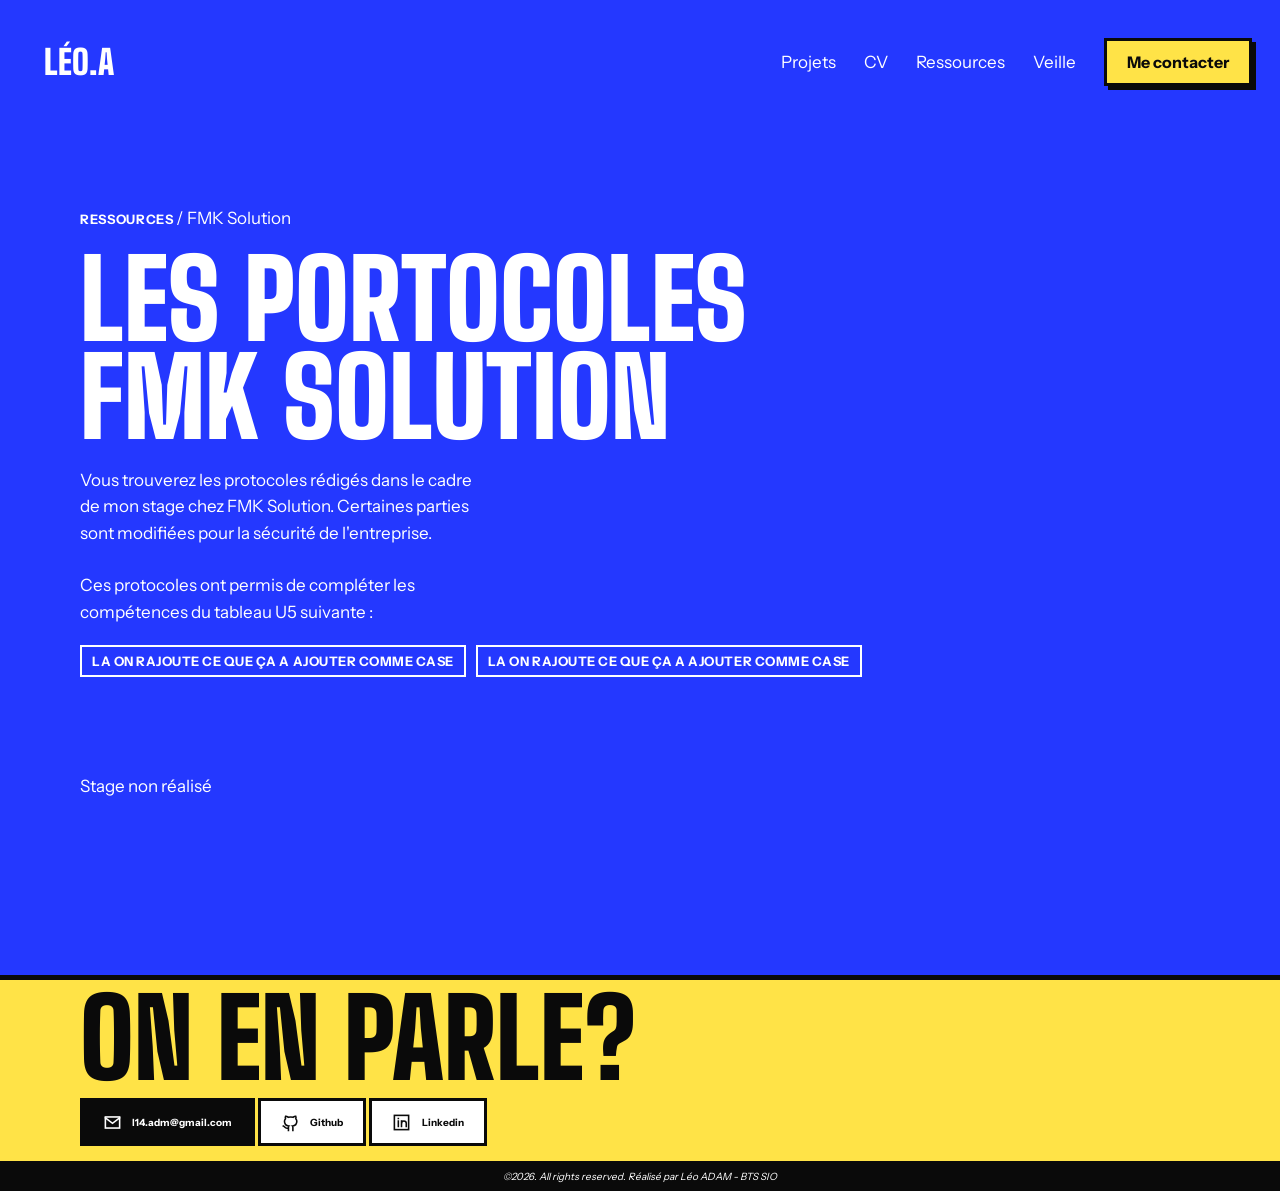
<file: pages/articles/fmk_solution.html>
<!DOCTYPE html>
<html lang="fr">
<head>
    <meta charset="UTF-8">
    <meta name="viewport" content="width=device-width, initial-scale=1">
    <title>Portfolio - Léo Adam - Cyber&Co</title>
    <meta name="description" content="Page d'accueil du portfolio">

    <!-- Polices utilisées -->
    <link rel="preload" href="../../assets/fonts/big-shoulders-display-900.woff2" as="font" type="font/woff2" crossorigin>
    <link rel="preload" href="../../assets/fonts/instrument-sans-400.woff2" as="font" type="font/woff2" crossorigin>

    <!-- CSS, ne pas changer l'ordre -->
    <link rel="stylesheet" href="../../assets/css/variables.css">
    <link rel="stylesheet" href="../../assets/css/base.css">
    <link rel="stylesheet" href="../../assets/css/layout.css">
    <link rel="stylesheet" href="../../assets/css/components.css">
    <link rel="stylesheet" href="../../assets/css/pages.css">

    <!-- JS avec defer -->
    <script src="../../assets/js/main.js" defer></script>
</head>
<body>
    <header>
        
        <a href="../../index.html" class="logo">LÉO.A</a>

        <button class="burger btn btn--sun" aria-expanded="false" aria-controls="menu" aria-label="Ouvrir le menu"> 
            <img src="../../assets/icons/menu.svg" class="burger__open" alt=""> 
            <img src="../../assets/icons/close.svg" class="burger__close" alt="">
        </button>

        <nav id="menu" class="nav" aria-label="Navigation principale">
            <ul class="nav__list">
                <li><a href="../../pages/projets.html">Projets</a></li>
                <li><a href="../../pages/cv.html">CV</a></li>
                <li><a href="../../pages/ressources.html">Ressources</a></li>
                <li><a href="../../pages/veille.html">Veille</a></li>
                <li><a href="../../pages/contact.html" class="btn btn--sun">Me contacter</a></li>
            </ul>

            <div class="nav__extra">
                <a class="btn btn--ink" href="https://www.linkedin.com/in/léo-adam" aria-label="LinkedIn" target="_blank">
                    <span class="icone icone--linkedin"></span>
                </a>
                <a class="btn btn--ink" href="https://github.com/duckzla" aria-label="Github" target="_blank">
                    <span class="icone icone--github"></span>
                </a>
            </div>
        </nav>

    </header>
    <main>
        <section class="entete">
            <p> 
                <a class="label" href="../../pages/ressources.html" aria-label="lien vers page ressources">Ressources </a>/ FMK Solution
            </p>
            <h2>
            Les portocoles <br>FMK Solution
            </h2>
            <p class="pres_page"> 
                Vous trouverez les protocoles rédigés dans le cadre de mon stage chez FMK Solution. Certaines parties sont modifiées pour la sécurité de l'entreprise. <br><br>
                Ces protocoles ont permis de compléter les compétences du tableau U5 suivante :
            </p>    
            <div class="tags">
                <div class="tag">la on rajoute ce que ça a ajouter comme case</div>
                <div class="tag">la on rajoute ce que ça a ajouter comme case</div>
            </div>       
        </section>
        <section class="section">
            
                Stage non réalisé
                
        </section>
    </main>
    <footer>
        <div class="footer_big">
            <div class="separator">
            </div>
            <div class="footer_content">
                <h2>
                    on en parle?
                </h2>
                <div>
                    <div class="btn btn--ink">
                        <span class="icone icone--mail" aria-hidden="true" ></span>
                        <p>
                            l14.adm@gmail.com
                        </p>
                    </div>
                    <div class="btn div_link">
                        <span class="icone icone--github">
                        </span>
                        <p>
                            Github
                        </p>
                        <a class="_link" href="https://github.com/duckzla" target="_blank" aria-label="Github"></a>
                    </div>
                    <div class="btn div_link">
                        <span class="icone icone--linkedin" aria-hidden="true"></span>
                        <p>
                            Linkedin
                        </p>
                        <a class="_link" href="https://www.linkedin.com/in/léo-adam" target="_blank" aria-label="LinkedIn"></a>
                    </div>
                </div>
            </div>
            <div class="legale">
                <p><i>©2026. All rights reserved. Réalisé par Léo ADAM - BTS SIO</i></p>
            </div>
        </div>
    </footer>
</body>
</file>
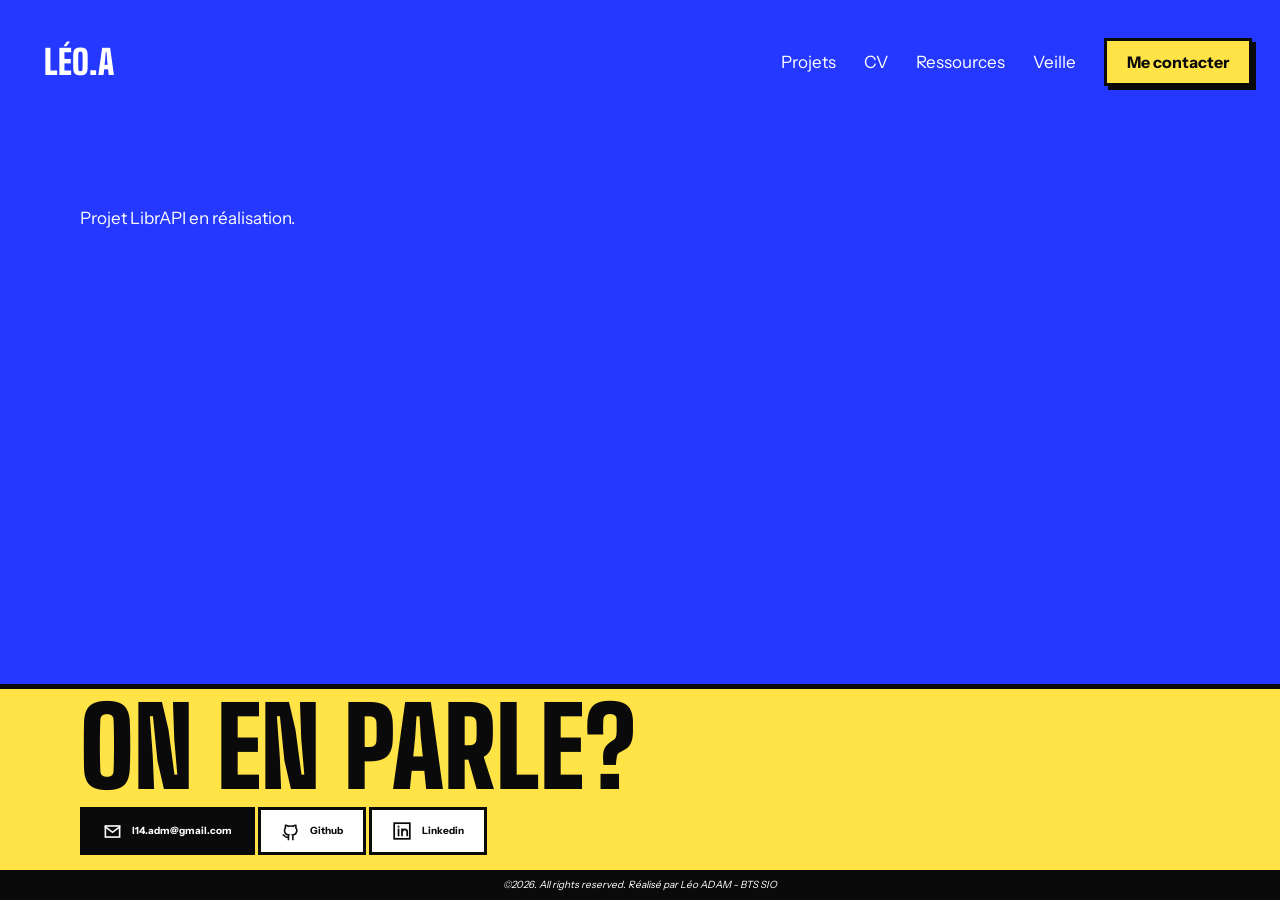
<file: pages/articles/librapi.html>
<!DOCTYPE html>
<html lang="fr">
<head>
    <meta charset="UTF-8">
    <meta name="viewport" content="width=device-width, initial-scale=1">
    <title>Portfolio - Léo Adam - projet LibrAPI</title>
    <meta name="description" content="Page d'accueil du portfolio">

    <!-- Polices utilisées -->
    <link rel="preload" href="../../assets/fonts/big-shoulders-display-900.woff2" as="font" type="font/woff2" crossorigin>
    <link rel="preload" href="../../assets/fonts/instrument-sans-400.woff2" as="font" type="font/woff2" crossorigin>

    <!-- CSS, ne pas changer l'ordre -->
    <link rel="stylesheet" href="../../assets/css/variables.css">
    <link rel="stylesheet" href="../../assets/css/base.css">
    <link rel="stylesheet" href="../../assets/css/layout.css">
    <link rel="stylesheet" href="../../assets/css/components.css">
    <link rel="stylesheet" href="../../assets/css/pages.css">

    <!-- JS avec defer -->
    <script src="../../assets/js/main.js" defer></script>
</head>
<body>
    <header>
        
        <a href="../../index.html" class="logo">LÉO.A</a>

        <button class="burger btn btn--sun" aria-expanded="false" aria-controls="menu" aria-label="Ouvrir le menu"> 
            <img src="../../assets/icons/menu.svg" class="burger__open" alt=""> 
            <img src="../../assets/icons/close.svg" class="burger__close" alt="">
        </button>

        <nav id="menu" class="nav" aria-label="Navigation principale">
            <ul class="nav__list">
                <li><a href="../../pages/projets.html">Projets</a></li>
                <li><a href="../../pages/cv.html">CV</a></li>
                <li><a href="../../pages/ressources.html">Ressources</a></li>
                <li><a href="../../pages/veille.html">Veille</a></li>
                <li><a href="../../pages/contact.html" class="btn btn--sun">Me contacter</a></li>
            </ul>

            <div class="nav__extra">
                <a class="btn btn--ink" href="https://www.linkedin.com/in/léo-adam" aria-label="LinkedIn" target="_blank">
                    <span class="icone icone--linkedin"></span>
                </a>
                <a class="btn btn--ink" href="https://github.com/duckzla" aria-label="Github" target="_blank">
                    <span class="icone icone--github"></span>
                </a>
            </div>
        </nav>

    </header>
    <main>

Projet LibrAPI en réalisation.

    </main>
    <footer>
        <div class="footer_big">
            <div class="separator">
            </div>
            <div class="footer_content">
                <h2>
                    on en parle?
                </h2>
                <div>
                    <div class="btn btn--ink">
                        <span class="icone icone--mail" aria-hidden="true" ></span>
                        <p>
                            l14.adm@gmail.com
                        </p>
                    </div>
                    <div class="btn div_link">
                        <span class="icone icone--github">
                        </span>
                        <p>
                            Github
                        </p>
                        <a class="_link" href="https://github.com/duckzla" target="_blank" aria-label="Github"></a>
                    </div>
                    <div class="btn div_link">
                        <span class="icone icone--linkedin" aria-hidden="true"></span>
                        <p>
                            Linkedin
                        </p>
                        <a class="_link" href="https://www.linkedin.com/in/léo-adam" target="_blank" aria-label="LinkedIn"></a>
                    </div>
                </div>
            </div>
            <div class="legale">
                <p><i>©2026. All rights reserved. Réalisé par Léo ADAM - BTS SIO</i></p>
            </div>
        </div>
    </footer>
</body>
</file>
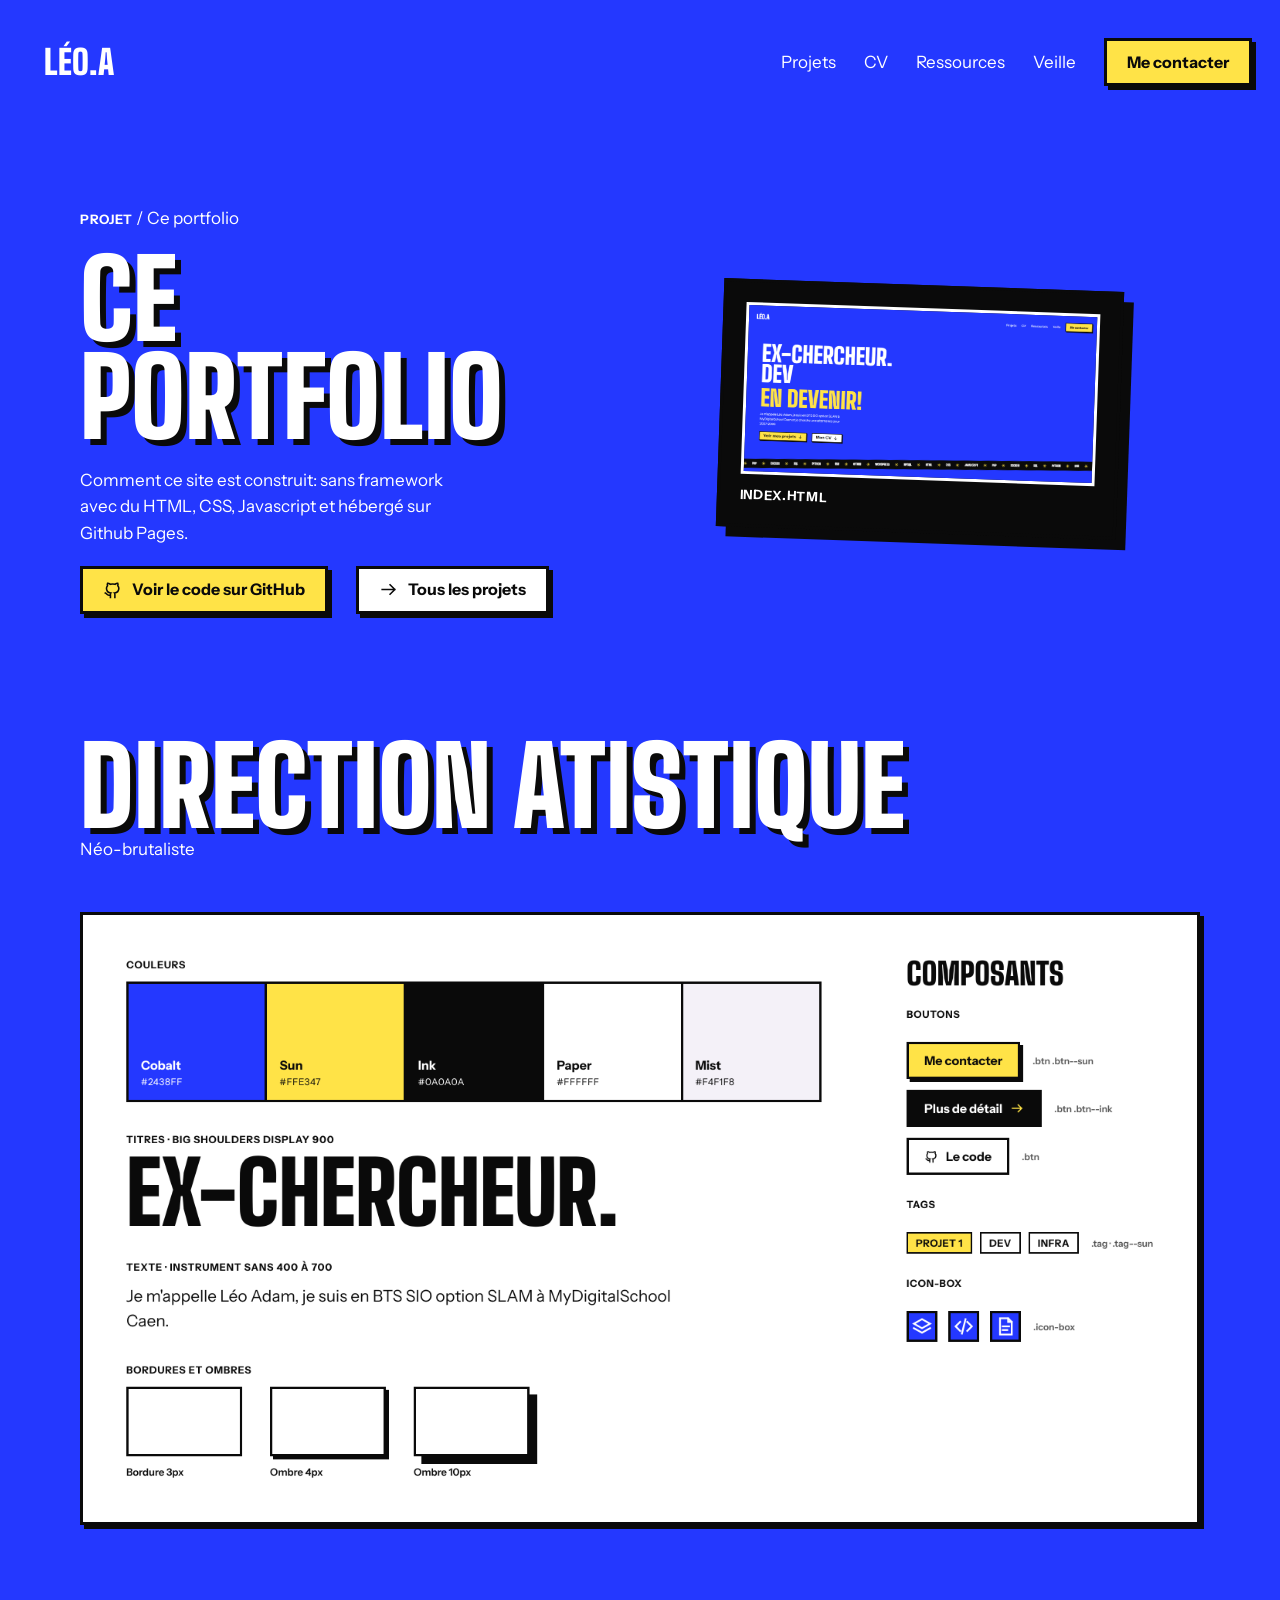
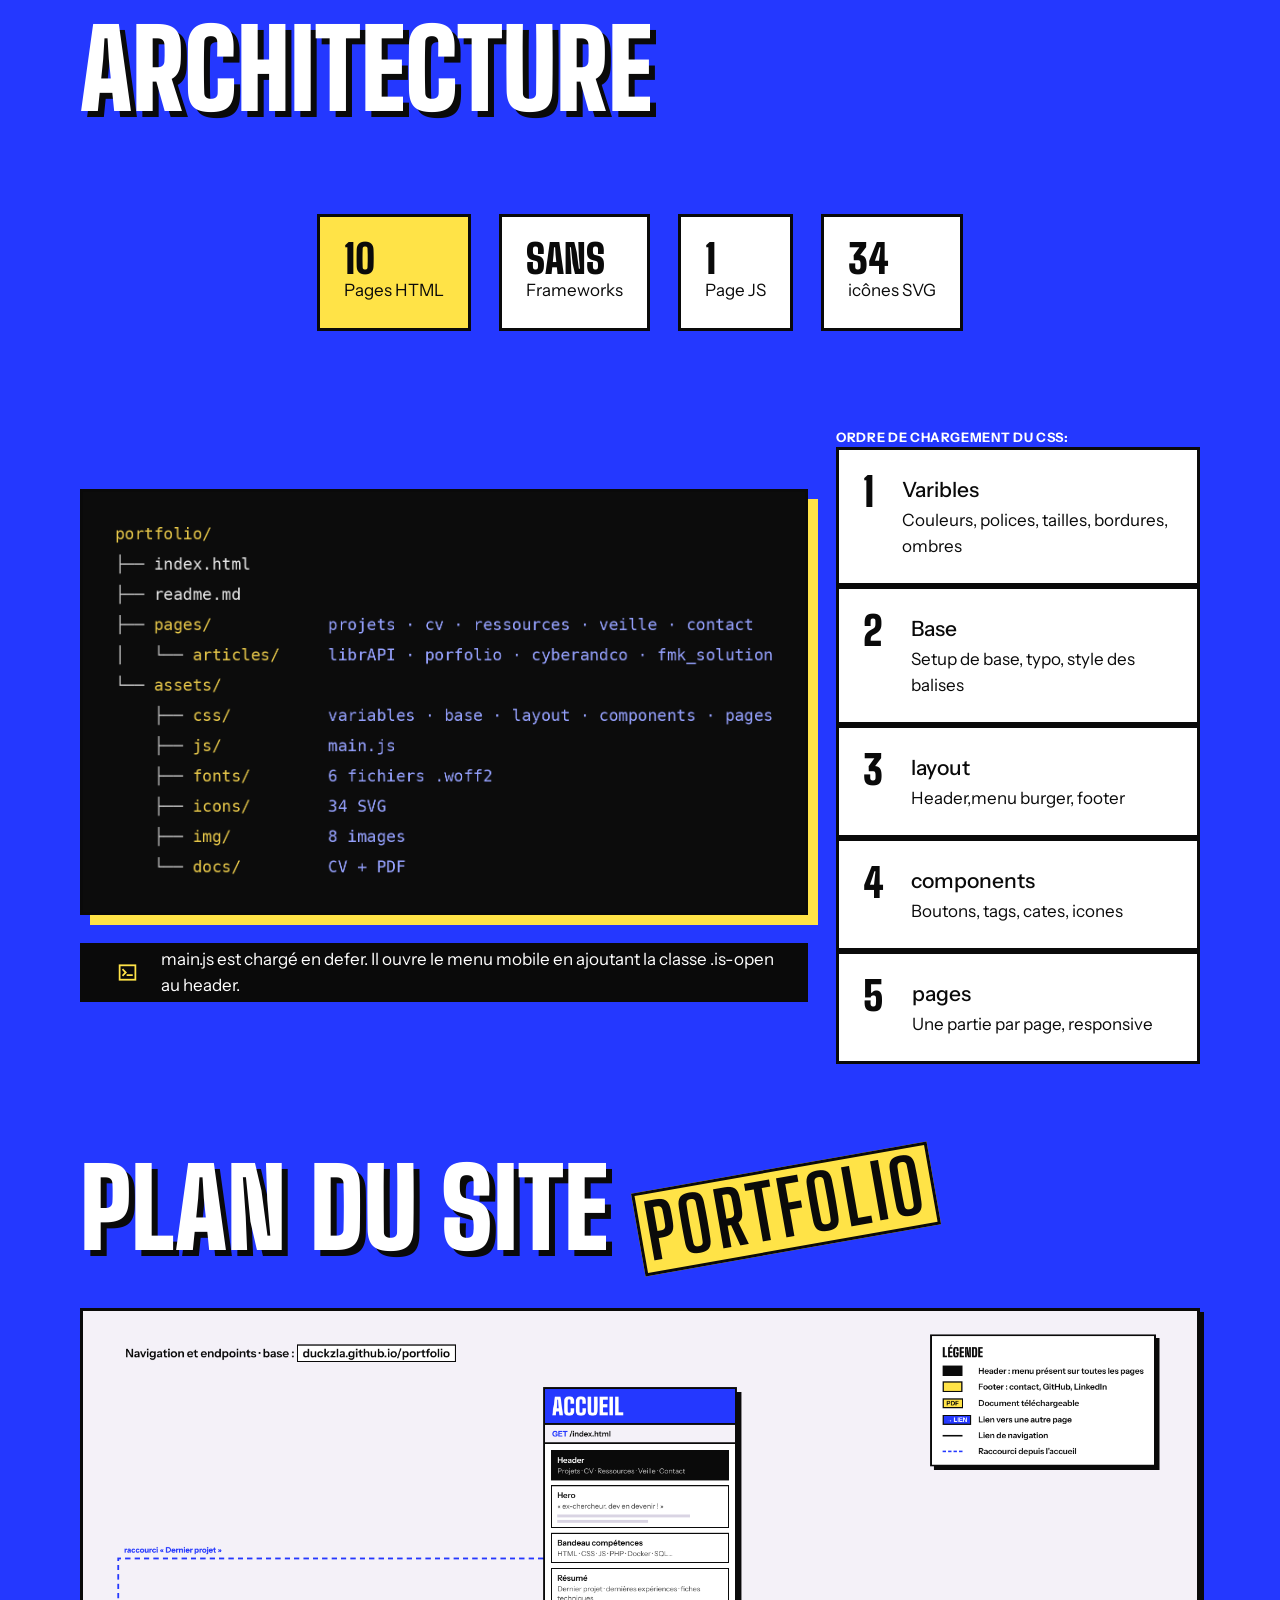
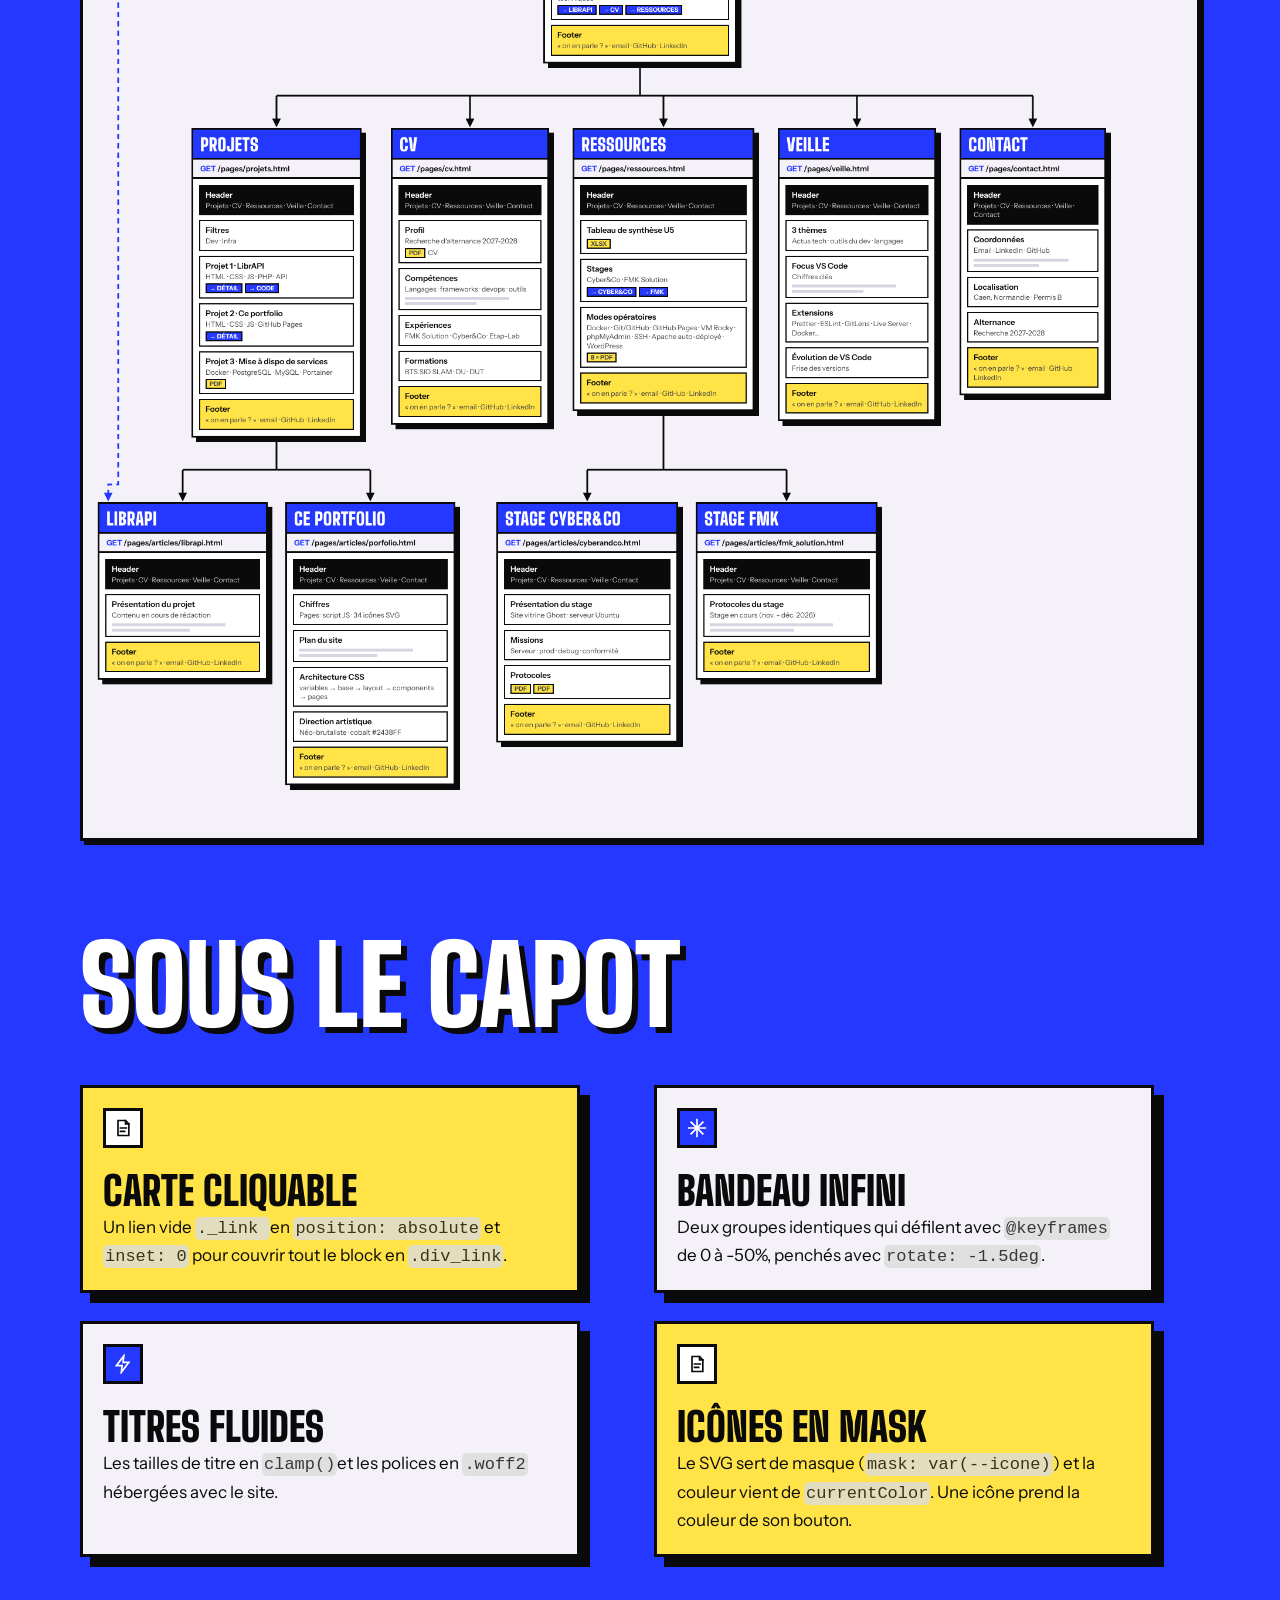
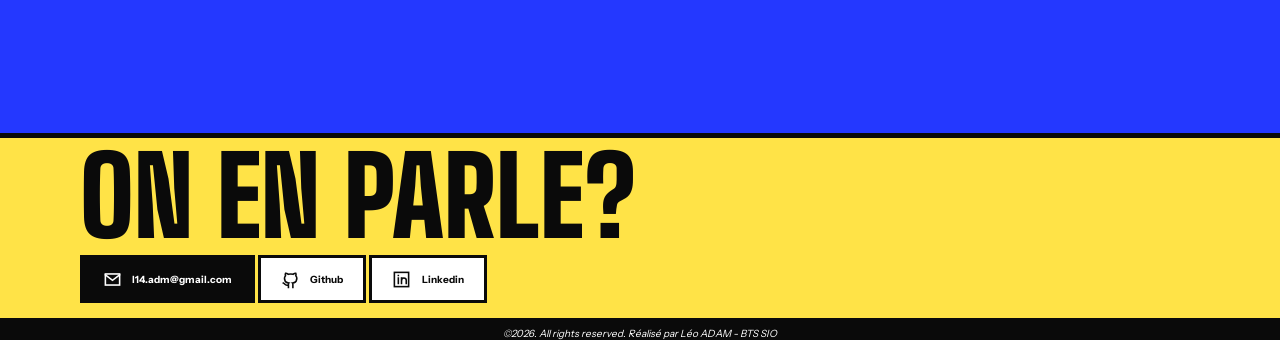
<file: pages/articles/porfolio.html>
<!DOCTYPE html>
<html lang="fr">
<head>
    <meta charset="UTF-8">
    <meta name="viewport" content="width=device-width, initial-scale=1">
    <title>Portfolio - Léo Adam - projet portfolio</title>
    <meta name="description" content="Page d'accueil du portfolio">

    <!-- Polices utilisées -->
    <link rel="preload" href="../../assets/fonts/big-shoulders-display-900.woff2" as="font" type="font/woff2" crossorigin>
    <link rel="preload" href="../../assets/fonts/instrument-sans-400.woff2" as="font" type="font/woff2" crossorigin>

    <!-- CSS, ne pas changer l'ordre -->
    <link rel="stylesheet" href="../../assets/css/variables.css">
    <link rel="stylesheet" href="../../assets/css/base.css">
    <link rel="stylesheet" href="../../assets/css/layout.css">
    <link rel="stylesheet" href="../../assets/css/components.css">
    <link rel="stylesheet" href="../../assets/css/pages.css">

    <!-- JS avec defer -->
    <script src="../../assets/js/main.js" defer></script>
</head>
<body>
    <header>
        
        <a href="../../index.html" class="logo">LÉO.A</a>

        <button class="burger btn btn--sun" aria-expanded="false" aria-controls="menu" aria-label="Ouvrir le menu"> 
            <img src="../../assets/icons/menu.svg" class="burger__open" alt=""> 
            <img src="../../assets/icons/close.svg" class="burger__close" alt="">
        </button>

        <nav id="menu" class="nav" aria-label="Navigation principale">
            <ul class="nav__list">
                <li><a href="../../pages/projets.html">Projets</a></li>
                <li><a href="../../pages/cv.html">CV</a></li>
                <li><a href="../../pages/ressources.html">Ressources</a></li>
                <li><a href="../../pages/veille.html">Veille</a></li>
                <li><a href="../../pages/contact.html" class="btn btn--sun">Me contacter</a></li>
            </ul>

            <div class="nav__extra">
                <a class="btn btn--ink" href="https://www.linkedin.com/in/léo-adam" aria-label="LinkedIn" target="_blank">
                    <span class="icone icone--linkedin"></span>
                </a>
                <a class="btn btn--ink" href="https://github.com/duckzla" aria-label="Github" target="_blank">
                    <span class="icone icone--github"></span>
                </a>
            </div>
        </nav>

    </header>
    <main>
        <section class="entete_image">
            <div class="entete">
                <p> 
                    <a class="label" href="../../pages/projets.html" aria-label="lien vers page projet">Projet </a>/ Ce portfolio
                </p>
                <h2 class="titre_sh_ink">
                Ce <br>portfolio
                </h2>
                <p class="pres_page"> 
                    Comment ce site est construit: sans framework avec du HTML, CSS, Javascript et hébergé sur Github Pages.
                </p>
                <div class="double_btn">
                    <div class="btn btn--sun div_link">
                        <span class="icone icone--github">
                        </span>
                        <p>
                            Voir le code sur GitHub
                        </p>
                        <a class="_link" href="https://github.com/duckzla/portfolio" target="_blank" aria-label="Github"></a>
                    </div>
                    <div class="btn btn--neutre div_link">
                        <span class="icone icone--arrow-r" aria-hidden="true"></span>
                        <p>
                            Tous les projets
                        </p>
                        <a class="_link" href="../../pages/projets.html" aria-label="LinkedIn"></a>
                    </div>
                </div>
            </div>
            <div class="espace_proj_port">
                <div class="img_portfolio_pivot card card__media">
                    <img class="white_border" src="../../assets/img/portfolio_home.png" alt="">
                    <p class="label">Index.html</p>
                </div>
                
            </div>
        </section>
        <section class="section">
            <div class="margin_bot">
                <h2 class="titre_sh_ink">Direction Atistique</h2>
                <p>Néo-brutaliste</p>
            </div>
            <div>
                <div class="img_border_shad">
                    <img src="../../assets/img/DA_portfolio.png" alt="DA du portfolio">
                </div>
            </div>
        </section>
        <section class="section">
            <h2 class="margin_bot titre_sh_ink">
                Architecture
            </h2>
            <div class="section">
            <div class="stat_portfolio">
                <div class="stat b--sun">
                    <h3>
                        10
                    </h3>
                    <p>
                        Pages HTML
                    </p>
                </div>
                <div class="stat">
                    <h3>
                        Sans
                    </h3>
                    <p>
                        Frameworks
                    </p>
                </div>
                <div class="stat">
                    <h3>    
                        1
                    </h3>
                    <p>
                        Page JS
                    </p>
                </div>
                <div class="stat">
                    <h3>
                        34
                    </h3>
                    <p>
                        icônes SVG
                    </p>
                </div>
            </div>
        </div>
            <div class="liste_css gap">
                <div class="img_fit">
                    <img class="img_border_shad--sun img_archi" src="../../assets/img/architecture.png" alt="">
                    <div class="btn_ligne">
                        <div class="js_card">
                            <span class="icone icone--terminal c--sun"></span>
                            <p>
                                main.js est chargé en defer. Il ouvre le menu mobile en ajoutant la classe .is-open au header.
                            </p>
                        </div>
                    </div>
                </div>
                <div class="flex_col">
                    <p class="label">
                        ORDRE DE CHARGEMENT DU CSS:
                    </p>
                    <div>
                        <div class="stat flex_gap">
                            <div>
                                <h3>1</h3>
                            </div>
                            <div>
                                <p class="lead">
                                    Varibles
                                </p>
                                <p>
                                    Couleurs, polices, tailles, bordures, ombres
                                </p>
                            </div>
                        </div>
                    </div>
                    <div>
                        <div class="stat flex_gap">
                            <div>
                                <h3>2</h3>
                            </div>
                            <div>
                                <p class="lead">
                                    Base
                                </p>
                                <p>
                                    Setup de base, typo, style des balises
                                </p>
                            </div>
                        </div>
                    </div>
                    <div>
                        <div class="stat flex_gap">
                            <div>
                                <h3>3</h3>
                            </div>
                            <div>
                                <p class="lead">
                                    layout
                                </p>
                                <p>
                                    Header,menu burger, footer
                                </p>
                            </div>
                        </div>
                    </div>
                    <div>
                        <div class="stat flex_gap">
                            <div>
                                <h3>4</h3>
                            </div>
                            <div>
                                <p class="lead">
                                    components
                                </p>
                                <p>
                                    Boutons, tags, cates, icones
                                </p>
                            </div>
                        </div>
                    </div>
                    <div>
                        <div class="stat flex_gap">
                            <div>
                                <h3>5</h3>
                            </div>
                            <div>
                                <p class="lead">
                                    pages
                                </p>
                                <p>
                                    Une partie par page, responsive
                                </p>
                            </div>
                        </div>
                    </div>
                </div>
            </div>
        </section>
        <section class="section">
            <div class="flex_gap superposi_tag margin_bot">
                <h2 class="titre_sh_ink">Plan du site</h2>
                <div class="tag_portfolio">
                    <h3 class="label">portfolio</h3>
                </div>
            </div>
            <img class="img_border_shad" src="../../assets/img/plan_du_site.png" alt="plan du site">
        </section>
        <section class="section">
            <div class="margin_bot">
                <h2 class="titre_sh_ink">Sous le capot</h2>
            </div>
            <div class="pres_code">
                    <!-- carte fiches techniques -->
                    <div class="pres_proj card card--sun ">
                        <!-- entete de la carte -->
                        <div class="card__top">
                            <div class="blue-b icon-box">
                                <span class="icone icone--file "></span>
                            </div>
                        </div>
                        <div class="content-date">
                            <h3>carte cliquable</h3>
                            <p>Un lien vide <code>._link </code>en <code>position: absolute</code> et <code>inset: 0</code> pour couvrir tout le block en <code>.div_link</code>.</p>
                        </div>
                    </div>
                    <!-- carte petite présentation -->
                    <div class="pres_proj card card__media">
                        <!-- entete de la carte -->
                        <div class="card__top">
                            <div class="blue-b icon-box">
                                <span class="icone icone--star "></span>
                            </div>
                        </div>
                        <div class="content-date">
                            <h3>Bandeau infini</h3>
                            <p> Deux groupes identiques qui défilent avec <code>@keyframes</code> de 0 à -50%, penchés avec <code>rotate: -1.5deg</code>.</p>
                        </div>                        
                    </div>
                    <!-- carte petite présentation -->
                    <div class="pres_proj card card__media">
                        <!-- entete de la carte -->
                        <div class="card__top">
                            <div class="blue-b icon-box">
                                <span class="icone icone--zap "></span>
                            </div>
                        </div>
                        <div class="content-date">
                            <h3>titres fluides</h3>
                            <p>Les tailles de titre en <code>clamp()</code>et les polices en <code>.woff2</code> hébergées avec le site.
                            </p>
                        </div>                        
                    </div>
                    <!-- carte fiches techniques -->
                    <div class="pres_proj card card--sun ">
                        <!-- entete de la carte -->
                        <div class="card__top">
                            <div class="blue-b icon-box">
                                <span class="icone icone--file "></span>
                            </div>
                        </div>
                        <div class="content-date">
                            <h3>Icônes en mask</h3>
                            <p>Le SVG sert de masque (<code>mask: var(--icone)</code>) et la couleur vient de <code>currentColor</code>. Une icône prend la couleur de son bouton.
                            </p>
                        </div>
                    </div>
                    
        </section>





    </main>
    <footer>
        <div class="footer_big">
            <div class="separator">
            </div>
            <div class="footer_content">
                <h2>
                    on en parle?
                </h2>
                <div>
                    <div class="btn btn--ink">
                        <span class="icone icone--mail" aria-hidden="true" ></span>
                        <p>
                            l14.adm@gmail.com
                        </p>
                    </div>
                    <div class="btn div_link">
                        <span class="icone icone--github">
                        </span>
                        <p>
                            Github
                        </p>
                        <a class="_link" href="https://github.com/duckzla" target="_blank" aria-label="Github"></a>
                    </div>
                    <div class="btn div_link">
                        <span class="icone icone--linkedin" aria-hidden="true"></span>
                        <p>
                            Linkedin
                        </p>
                        <a class="_link" href="https://www.linkedin.com/in/léo-adam" target="_blank" aria-label="LinkedIn"></a>
                    </div>
                </div>
            </div>
            <div class="legale">
                <p><i>©2026. All rights reserved. Réalisé par Léo ADAM - BTS SIO</i></p>
            </div>
        </div>
    </footer>
</body>
</file>
<file: assets/css/variables.css>
/* =========================================================
    variables.css : DA « Cobalt »
    Seules les valeurs réutilisées à plusieurs endroits.

    Sommaire
    1. Couleurs
    2. Polices
    3. Tailles de texte
    4. Bordures et ombres
    5. Mise en page
    6. Responsive
   ========================================================= */

:root {
    /* ---------- 1. Couleurs ---------- */
    --cobalt: #2438FF;
    --sun:    #FFE347;
    --ink:    #0A0A0A;
    --paper:  #FFFFFF;
    --mist:   #F4F1F8;

    /* ---------- 2. Polices ---------- */
    --font-display: "Big Shoulders Display", "Arial Narrow", sans-serif;
    --font-body:    "Instrument Sans", system-ui, sans-serif;

    /* ---------- 3. Tailles de texte ---------- */
    --fs-h1:    clamp(68px, 11vw, 168px);  /* titre de page */
    --fs-h2:    clamp(56px, 8.5vw, 124px); /* titre de section */
    --fs-h3:    40px;                      /* titre de carte */
    --fs-lead:  21px;                      /* texte d'intro */
    --fs-body:  17px;                      /* texte courant */
    --fs-label: 13px;                      /* labels, tags */

    /* ---------- 4. Bordures et ombres ---------- */
    --border:         3px solid var(--ink);
    --shadow:         10px 10px 0 var(--ink);
    --shadow--sun:    10px 10px 0 var(--sun);
    --shadow-sm:      4px 4px 0 var(--ink);

    /* ---------- 5. Mise en page ---------- */
    --gutter:  80px;   /* marges gauche/droite*/
    --section: 96px;   /* espace haut/bas des sections */
    --gap:     28px;   /* espace entre cartes, laisse la place aux ombres */
    --margin:  50px;   /* margin titre */
}


/* =========================================================
    6. Responsive
   ========================================================= */

/* ---------- Mobile (≤ 720px) ---------- */
@media (max-width: 720px) {
    :root {
        --gutter:  20px;
        --section: 64px;
        --fs-h3:   34px;
        --fs-lead: 18px;
    }
}
</file>
<file: assets/css/base.css>
/* =========================================================
    base.css
    Polices, reset, style des balises, accessibilité.
    Pas de composants ici.

    Sommaire
    1. Polices
    2. Reset
    3. Page
    4. Titres
    5. Éléments
   ========================================================= */


/* ---------- 1. Polices ---------- */
@font-face {
    font-family: "Big Shoulders Display";
    src: url("../fonts/big-shoulders-display-700.woff2") format("woff2");
    font-weight: 700;
    font-display: swap;
}
@font-face {
    font-family: "Big Shoulders Display";
    src: url("../fonts/big-shoulders-display-900.woff2") format("woff2");
    font-weight: 900;
    font-display: swap;
}
@font-face {
    font-family: "Instrument Sans";
    src: url("../fonts/instrument-sans-400.woff2") format("woff2");
    font-weight: 400;
    font-display: swap;
}
@font-face {
    font-family: "Instrument Sans";
    src: url("../fonts/instrument-sans-500.woff2") format("woff2");
    font-weight: 500;
    font-display: swap;
}
@font-face {
    font-family: "Instrument Sans";
    src: url("../fonts/instrument-sans-600.woff2") format("woff2");
    font-weight: 600;
    font-display: swap;
}
@font-face {
    font-family: "Instrument Sans";
    src: url("../fonts/instrument-sans-700.woff2") format("woff2");
    font-weight: 700;
    font-display: swap;
}


/* ---------- 2. Reset ---------- */
* {
    box-sizing: border-box;
    margin: 0;
    padding: 0;
}


/* ---------- 3. Page ---------- */
html {
    scroll-behavior: smooth;
}

main {
    flex: 1;
    margin: var(--gutter);
}

body {
    display: flex;
    flex-direction: column;
    min-height: 100dvh;
    background: var(--cobalt);
    color: var(--paper);
    font-family: var(--font-body);
    font-size: var(--fs-body);
    line-height: 1.55;
    overflow-x: clip;
}


/* ---------- 4. Titres ---------- */
h1, h2, h3 {
    font-family: var(--font-display);
    font-weight: 900;
    text-transform: uppercase;
    line-height: 0.9;
}

h1 { font-size: var(--fs-h1); }
h2 { font-size: var(--fs-h2); }
h3 { font-size: var(--fs-h3); }


/* ---------- 5. Éléments ---------- */
p   { padding: 0;}
a   { color: inherit; text-decoration: none; }
img { display: block; max-width: 100%; height: auto; }
ul  { list-style: none; }
code { background-color: gainsboro; border-radius: 5px;padding: 2px;opacity: 0.8;}
</file>
<file: assets/css/layout.css>
/* =========================================================
    layout.css : la charpente commune
    header, titres avec ombre, footer

    Sommaire
    1. Header
    2. Titres avec ombre
    3. Footer
    4. Responsive
   ========================================================= */


/* ---------- 1. Header ---------- */

/* on met  header et .burger car c'est plus fort que juste .burger, et ça evite le conflit. on a donc bien le none. */
header {
    display: flex;
    justify-content: space-between;
    padding: var(--gap);

    .logo {
    position: relative;
    font-family: var(--font-display);
    font-weight: 900;
    font-size: 34px;
    padding: 0.5rem 1rem;
    }

    .nav {
        display: flex;
    }

    .nav__list {
        display: flex;
        align-items: center;
        gap: var(--gap);

        li:hover {
            color: var(--sun);
        }
    }

    .burger {
        display: none;
    }

    .burger__close {
        display: none;
    }

    .nav__extra {
        display: none;
    }

    &.is-open .burger__open {
        display: none;
    }

    &.is-open .burger__close {
        display: block;
    }
}


/* ---------- 2. Titres avec ombre ---------- */

.titre_sh_ink {
    text-shadow: 6px 6px 0 var(--ink);
}

.titre_sh_sun {
    text-shadow: 6px 6px 0 var(--sun);
}


/* ---------- 3. Footer ---------- */

footer {
    display: block;
    background-color: var(--sun);

    h2{
        color: var(--ink);
    }

    p{
        font-size: 10px;
    }

    .btn {
        margin-bottom: 5px;
    }

    .footer_big {
        display: flex;
        flex-direction: column;
        gap: 10px;
    }

    .separator {
        height: 5px;
        width: 100%;
        background-color: var(--ink);
    }

    .footer_content {
        display: flex;
        flex-direction: column;
        margin-inline: var(--gutter);
        gap: 10px;
    }

    .legale {
        display: flex;
        background-color: var(--ink);
        color: var(--paper);
        height: 30px;
        align-items: center;
        justify-content: center;
    }
}


/* =========================================================
    4. Responsive
   ========================================================= */

/* ---------- Mobile (≤ 720px) ---------- */
@media (max-width: 720px) {

    /* --- Header et menu burger --- */
    header {
        .logo {
            z-index: 20;
        }

        .burger {
            display: inline-flex;
            position: relative;
            z-index: 20;
        }

        /* --- menu FERMÉ (par défaut) --- */
        .nav {
            display: none;
        }

        /* --- menu OUVERT --- */
        &.is-open .nav {
            display: block;
            position: fixed;
            inset: 0;
            background-color: var(--ink);
            padding: 140px var(--gutter) 28px;
            overflow-y: auto;
            z-index: 10;
        }

        &.is-open .nav__list {
            flex-direction: column;
            align-items: stretch;
            gap: 0;
            counter-reset: menu;
        }

        &.is-open .nav__list li{
                border-top: 2px solid var(--paper);
            }

        &.is-open .nav a:not(.btn) {
            display: flex;
            align-items: baseline;
            gap: 16px;
            padding: 14px 0;
            font-family: var(--font-display);
            font-size: var(--fs-h3);
            font-weight: 900;
            text-transform: uppercase;
            line-height: 1;
        }

        &.is-open .nav a:not(.btn)::before {
            counter-increment: menu;
            content: "0" counter(menu); width: 24px;
            font-family: var(--font-body);
            font-size: var(--fs-label);
            font-weight: 700;
            color: #9a9a9a;
        }

        &.is-open .nav__list li:nth-last-child(2){
            border-bottom: 2px solid var(--paper);
        }

        &.is-open .nav__list li:last-child{
            margin-top: var(--gap);
            border-top: none;
        }

        &.is-open .nav__extra {
            display: flex;
            justify-content: center;
            align-items: center;
            margin-top: 20px;
            gap: 25%;
        }
    }

    /* --- Contenu masqué quand le menu est ouvert --- */
    main{
        &.menu-is-open   {
            display: none;
        }
    }
}
</file>
<file: assets/css/components.css>
/* =========================================================
    components.css : les briques réutilisables
    Boutons, tags, cartes, icônes, chiffres clés, textes, mise en page.
    Aucun composant ne gère sa marge extérieure.

    Sommaire
    1.  Boutons
    2.  Tags
    3.  Cartes
    4.  Icon-box
    5.  Icônes (masque SVG)
    6.  Chiffres clés
    7.  Lien sur toute une div
    8.  En-têtes de page
    9.  Couleurs utilitaires
    10. Textes
    11. Mise en page et espacements
    12. Images
    13. Blocs de contenu
    14. Séparateur
    15. Responsive
   ========================================================= */


/* ---------- 1. Boutons ---------- */
.btn {
    display: inline-flex;
    align-items: center;
    gap: 10px;
    min-height: 48px;
    padding: 0 20px;
    background: var(--paper);
    color: var(--ink);
    border: var(--border);
    font-weight: 700;
    font-size: 16px;
    text-decoration: none;
    transition: transform 0.12s, box-shadow 0.12s;
}

.btn--sun {
    background: var(--sun);
    box-shadow: var(--shadow-sm);
}

.btn--neutre {
    box-shadow: var(--shadow-sm);
}

.btn--ink {
    background: var(--ink);
    color: var(--paper);
}

/* Effet « bouton physique » */
.btn:hover {
    transform: translate(-2px, -2px);
}

.btn:active {
    transform: translate(2px, 2px);
    box-shadow: none;
}


/* ---------- 2. Tags ---------- */
.tags {
    display: flex;
    flex-wrap: wrap;
    gap: 10px;
}

.tag {
    padding: 4px 10px;
    border: 2px solid currentColor;
    font-size: var(--fs-label);
    font-weight: 700;
    text-transform: uppercase;
    letter-spacing: 0.04em;
}


/* ---------- 3. Cartes ---------- */

.card__contact {
    display: flex;
    flex-direction: column;
    background: var(--paper);
    color: var(--ink);
    border: var(--border);
    box-shadow: var(--shadow);
    transition: transform 0.12s, box-shadow 0.12s;
}

/* Effet « bouton physique » sur la carte contact */
.card__contact:hover {
    transform: translate(-2px, -2px);
}

.card__contact:active {
    transform: translate(2px, 2px);
    box-shadow: none;
}

.card {
    display: flex;
    flex-direction: column;
    background: var(--paper);
    color: var(--ink);
    border: var(--border);
    box-shadow: var(--shadow);
}

.card_content {
    display: flex;
    flex-direction: column;
    margin-block: 15px;
    gap: 10px;

    p {
        padding-inline: 15px;
    }
}

.card--sun {
    background: var(--sun);
    padding: 20px;
}

.card__media {
    padding: 20px;
    background: var(--mist);
    border-bottom: var(--border);
}

.card__body {
    flex: 1;
    display: flex;
    flex-direction: column;
    gap: 14px;
    padding: 28px;
}

.card__top {
    display: flex;
    justify-content: space-between;
    align-items: center;
}

/* Le bouton descend toujours en bas de la carte */
.card .btn {
    margin-top: auto;
    align-self: flex-start;
}

/* Sur fond jaune, le contour de focus jaune serait invisible */
.card--sun :focus-visible {
    outline-color: var(--ink);
}

.white_border {
    border: solid;
    border-color: var(--paper);
}


/* ---------- 4. Icon-box ---------- */
.icon-box {
    display: inline-flex;
    align-items: center;
    justify-content: center;
    width: 40px;
    height: 40px;
    background: var(--cobalt);
    color: var(--paper);
    border: var(--border);
}

.card--sun .icon-box {
    background: var(--paper);
    color: var(--ink);
}


/* ---------- 5. Icônes (masque SVG) ---------- */

/* Base icone, ça prendra la couleur du btn */
.icone {
    display: inline-block;
    width: 1.2em;
    height: 1.2em;
    background-color: currentColor;
    mask: var(--icone) no-repeat center / contain;
}

/* choix de l'icone */
.icone--mail     { --icone: url("../icons/mail.svg"); }
.icone--github   { --icone: url("../icons/github.svg"); }
.icone--linkedin { --icone: url("../icons/linkedin.svg"); }
.icone--map-pin { --icone: url("../icons/map-pin.svg");}
.icone--code { --icone: url("../icons/code.svg");}
.icone--calendar { --icone: url("../icons/calendar.svg");}
.icone--star { --icone: url("../icons/star.svg");}
.icone--layers { --icone: url("../icons/layers.svg");}
.icone--file { --icone: url("../icons/file.svg");}
.icone--arrow-r { --icone: url("../icons/arrow-right.svg");}
.icone--arrow-up-r { --icone: url("../icons/arrow-up-right.svg");}
.icone--zap { --icone: url("../icons/zap.svg");}
.icone--extension { --icone: url("../icons/extension.svg");}
.icone--play { --icone: url("../icons/play.svg");}
.icone--rss { --icone: url("../icons/rss.svg");}
.icone--file-pdf { --icone: url("../icons/file-pdf.svg");}
.icone--terminal { --icone: url("../icons/terminal.svg");}


/* ---------- 6. Chiffres clés ---------- */
.stat {
    padding: 24px;
    background: var(--paper);
    color: var(--ink);
    border: var(--border);
}

.b--sun {
    background: var(--sun);
}

.stat strong {
    display: block;
}


/* ---------- 7. Lien sur toute une div ---------- */
.div_link {
    position: relative;
}

._link {
    position: absolute;
    inset: 0;
}


/* ---------- 8. En-têtes de page ---------- */

.entete {
    display: flex;
    flex-direction: column;
    gap: 20px;
    margin-bottom: var(--gap);
}

.entete_image {
    display: grid;
    grid-template-columns: 1fr 1fr;
}


/* ---------- 9. Couleurs utilitaires ---------- */
.h2--sun {
    color: var(--sun);
}

.blue-b {
    background-color: var(--cobalt);
}

.blue-c {
    color: var(--cobalt);
}

.c--sun {
    color: var(--sun);
}


/* ---------- 10. Textes ---------- */
.label {
    font-size: var(--fs-label);
    font-weight: 700;
    text-transform: uppercase;
    letter-spacing: 0.05em;
}

.lead {
    max-width: 560px;
    font-size: var(--fs-lead);
    font-weight: 500;
}

.text_gras {
    font-size: var(--fs-lead);
    font-weight: 1000;
    letter-spacing: 0.05em;
}


/* ---------- 11. Mise en page et espacements ---------- */

.section {
    margin-block: var(--section);
}

.flex_gap {
    display: flex;
    gap: var(--gap);
}

.flex_col {
    display: flex;
    flex-direction: column;

}

.gap {
    display: flex;
    flex-direction: column;
    gap: var(--gap);
}

.margin_bot {
    margin-bottom: var(--margin);
}


/* ---------- 12. Images ---------- */

.img_border_shad {
    color: var(--ink);
    border: var(--border);
    box-shadow: var(--shadow-sm);
}

.img_border_shad--sun {
    color: var(--ink);
    border: var(--border);
    box-shadow: var(--shadow--sun);
}

.img_fit {
    img{
        width: 100%;
    }
}


/* ---------- 13. Blocs de contenu ---------- */

.pres_page {
    max-width: 400px;
}

.liste_content {
    display: flex;
    align-items: center;
    margin-top: 15px;
    padding-inline: 25px;

    span {
        min-width: 1.2em;
        min-height: 1.2em;
    }
}

.pres_stage {
    display: flex;
    justify-content: center;

    div {
        max-width: 800px;
    }
}

.double_btn {
    display: flex;
    gap: var(--gap);
}


/* ---------- 14. Séparateur ---------- */

.separateur {
    height: 2px;
    background-color: var(--ink);
}


/* =========================================================
    15. Responsive
   ========================================================= */

/* ---------- Mobile (≤ 720px) ---------- */
@media (max-width: 720px) {

    /* --- Blocs de contenu --- */
    .pres_stage {
        flex-direction: column;
    }

    /* --- En-têtes de page --- */
    .entete_image {
        display: flex;
        flex-direction: column;
    }

    /* --- Mise en page et espacements --- */
    .margin_bot {
        margin-bottom: var(--gap);
    }
}
</file>
<file: assets/css/pages.css>
/* =========================================================
    pages.css : les styles propres à chaque page

    Sommaire
    1. Accueil
    2. Projets
    3. CV
    4. Ressources
    5. Veille
    6. Contact
    7. Pages de stage
    8. Page projet « portfolio »
    9. Responsive
   ========================================================= */


/* =========================================================
    1. Accueil
   ========================================================= */

/* ---------- Présentation ---------- */
.presentation {
    max-width: 450px;
}

.redirection {
    display: flex;
    gap: var(--gap);
}

/* ---------- Bandeau défilant ---------- */

.bandeau-wrap {
    margin-inline: calc(-1 * var(--gutter)); /* annule la marge de main, pile la largeur de l'écran */
    margin-block: var(--gutter);
    overflow-x: clip; /* coupe à gauche et à droite, laisse dépasser en haut et en bas */
}

.bandeau {
    display: flex;
    align-items: center;
    background-color: var(--ink);
    width: 110%;
    margin-inline: -5%; /* 110 % centré : 5 % qui dépasse de chaque côté */
    overflow-x: hidden;
    height: 50px;
    rotate: -1.5deg;
}

.bandeau-piste {
    display: flex;
    flex-shrink: 0; /* empêche le flex du bandeau de compresser la piste */
    width: max-content;
    animation: defile 30s linear infinite;
}

.bandeau-groupe {
    display: flex;
    flex-shrink: 0;
    font-family: var(--font-display);
    font-weight: 800;
    gap: var(--gap);
    align-items: center;
    text-transform: uppercase;
    margin-right: var(--gap);
}

@keyframes defile {
    0% { transform: translateX( 0% ); }
    100% { transform: translateX( -50% ); }
}

.star {
    display: flex;
    color: var(--sun);
}

/* ---------- Projets récents ---------- */

.proj_pres {
    display: flex;
    align-items: end;
    justify-content: space-between;
}

.projets_resum {
    display: grid;
    grid-template-columns: 2fr 1fr;
    margin-top: var(--gutter);
    gap: 20px;
}

.pres_small {
    display: flex;
    flex-direction: column;
    gap: var(--gap);
}

.pres_proj {
    gap: 10px;
}

.tous_proj {
    margin-block: var(--gap) ;
    width: fit-content;
    justify-content: center;
}

/* ---------- Parcours (avant le BTS) ---------- */

.before_info {
    display: grid;
    grid-template-columns: 1fr 1fr;
    gap: var(--gap);
    align-items: center;
}

.cadre_photo_chir {
    position: relative;
    width: fit-content;   /* le cadre = la taille de la photo */
    margin: 0 auto;       /* centré dans la page */
}

.photo_chir {
    display: block;
    width: 100%;
    max-width: 90%;
    object-fit: cover;
    color: var(--ink);
    border: var(--border);
    box-shadow: var(--shadow-sm);
}

.fleche-moi {
    position: absolute;
    width: 30%;           /* proportionnelle à la photo */
    height: auto;
    top: -8%;
    right: 26%;          /* déborde à droite de la photo */
}

.pres_before {
    display: flex;
    flex-direction: column;
    gap: var(--gap);
}


/* =========================================================
    2. Projets
   ========================================================= */

.projet {
    display: grid;
    grid-template-columns: 1fr 1fr;
}

.outils_use {
    display: grid;
    grid-template-columns: 1fr 1fr;
}

.outil_use {
    margin-bottom: var(--gap);
}

.btn_ligne {
    display: flex;
    gap: var(--gap);
    margin-top: var(--gap);
}

.list_tag {
    display: flex;
    position: relative;
    left: -5px;
}

.technos_tag {
    gap: 10px;
    margin: 40px;
}

.img_portfolio {
    background-color: var(--ink);
    justify-content: center;
}


/* =========================================================
    3. CV
   ========================================================= */

.cv_dl {
    max-width: fit-content;
}

.cv {
    display: grid;
    grid-template-columns: 1fr 1fr;
    gap: var(--gap);
}

/*-----*/



.cv_view {
    position: relative;
    width: 100%;   /* le cadre = la taille de la photo */
          /* centré dans la page */

    &.cv_page-2 .page-1 {
        display: none;
    }

    &.cv_page-2 .page-2 {
        display: block;
    }
}

.page_cv {
    display: block;
    position: relative;
    top: var(--gap);
    width: 100%;
    object-fit: cover;
    color: var(--ink);
    border: var(--border);
    box-shadow: var(--shadow-sm);
}

.fleche-la-suite {
    position: absolute;
    width: 45%;           /* proportionnelle à la photo */
    height: auto;
    top: -10%;
    right: -25%;          /* déborde à droite de la photo */
}


.page-2 {
    display: none;
}




/*-----*/

.recap_cv {
    display: flex;
    flex-direction: column;
    margin: 15px;
    gap: var(--gap);
}

.compet {
    margin-top: 15px;
}

.categorie {
    display: grid;
    grid-template-columns: 1fr 4fr;
    align-items: center;
}

.content-date {
    display: flex;
    flex-direction: column;
    margin-top: 15px;
    gap: 5px;
}


/* =========================================================
    4. Ressources
   ========================================================= */

.tableau_compet {
    margin: var(--gap);

    .switch_side {
        display: flex;
        justify-content: end;
    }
}

.tableau_u5{
    max-height: fit-content;
}

.mode-ops {
    display: grid;
    grid-template-columns: repeat(3, 1fr);
    margin-top: var(--gutter);
    gap: 40px;
}


/* =========================================================
    5. Veille
   ========================================================= */

.pres_veille {
    display: flex;
    gap: var(--gap);
    margin-block: var(--gutter);
    margin: var(--gap);
    justify-content: center;
}

.extensions {
    display: grid;
    grid-template-columns: repeat(3, 1fr);
    margin-block: var(--gap);
    gap: 20px;
}

.evolution_vs {
    display: flex;
    flex-direction: column;
    margin-block: var(--gutter);
    gap: var(--gap);
}

/* ---------- Sources ---------- */

.sources {
    display: grid;
    grid-template-columns: 3fr 1fr;
    grid-column-gap: var(--gutter);
}

.source_vs{
    display: flex;
    height: fit-content;
    gap: var(--gap);
}

.source_autre {
    display: flex;
    flex-direction: column;
    gap: var(--gap);
}

.sources_part {
    display: flex;
    flex-direction: column;
    gap: var(--gap);
}


/* =========================================================
    6. Contact
   ========================================================= */

.contact {
    display: grid;
    gap: var(--gap);
    grid-template-columns: repeat(3, 1fr);
}

.local-ping {
    display: flex;
    margin: var(--gap);
    gap: 15px;
}


/* =========================================================
    7. Pages de stage
   ========================================================= */

.pres_protocoles {
    display: grid;
    grid-template-columns: repeat(2, 1fr);
    gap: var(--gutter);
}

.liste_mission {
    display: flex;
    flex-direction: column;
    list-style: inside;
    gap: 10px;
}


/* =========================================================
    8. Page projet « portfolio »
   ========================================================= */

.superposi_tag {
    display: flex;
    align-items: center;
}

.tag_portfolio {
    display: flex;
    position: relative;
    background-color: var(--sun);
    color: var(--ink);
    height: fit-content;
    border: 3px solid currentColor;
    border-color: var(--ink);
    rotate: -10deg;


    h3 {
        font-size: 75px;
        padding: 5px;
    }
}

.espace_proj_port {
    display: flex;
    padding: var(--gutter);
    height: fit-content;
    justify-content: center;
}

.img_portfolio_pivot {
    background-color: var(--ink);
    justify-content: center;
    width: 100%;
    rotate: 2deg;

    p {
        color: var(--paper);
        margin-top: 10px;
    }
}

.stat_portfolio {
    display: flex;
    gap: var(--gap);
    justify-content: center;
}

.liste_css {
    display: grid;
    grid-template-columns: 2fr 1fr;
    grid-column-gap: var(--gap);
    align-items: center;

    .img_archi {
        max-width: 950px;
    }
}

.js_card {
    display: inline-flex;
    align-items: center;
    gap: 10px;
    min-height: 48px;
    padding: 0 20px;
    background: var(--ink);
    color: var(--paper);
    border: var(--border);

    span {
        min-width: 48px;
    }
}

.pres_code {
    display: grid;
    grid-template-columns: repeat(2, 1fr);
    gap: var(--gap);
    justify-self: center;

    .pres_proj {
        max-width: 500px;
    }
}


/* =========================================================
    9. Responsive
   ========================================================= */

/* ---------- petit laptop (≤ 768px) ---------- */
@media (max-width: 1024px) {

        /* --- 1. Ressources --- */
    .tableau_compet {
        margin: 0;
    }

    .mode-ops {
        grid-template-columns: 1fr 1fr;
        gap: 40px;
    }

}

/* ---------- Tablette et mobile (≤ 768px) ---------- */
@media (max-width: 720px) {

    /* --- 1. Accueil --- */
    .proj_pres {
        display: flex;
        flex-direction: column;
        align-items: baseline;
    }

    .projets_resum {
        display: flex;
        flex-direction: column;
    }

    .pres_big {
        margin-bottom: var(--gap);
    }

    .before_info {
        margin-top: var(--gap);
        display: flex;
        flex-direction: column;
    }

    .photo_chir {
        max-width: 275px;
    }

    .fleche-moi {
        width: 35%;           /* proportionnelle à la photo */
        height: auto;
        top: -10%;
        right: 17%;          /* déborde à droite de la photo */
        }

    /* --- 2. Projets --- */
    .projet {
        display: flex;
        flex-direction: column;
    }

    .outils_use {
        display: flex;
        flex-direction: column;
    }

    .btn_ligne {
        flex-direction: column;
    }

    .list_tag{
        left: 0;
        top: -5px;

        h3 {
            line-height: 35px;
        }
    }

    .technos_tag {
        display: grid;
        grid-template-columns: repeat(2, 1fr);
        margin: 0;
    }

    /* --- 3. CV --- */
    .cv {
        grid-template-columns: 1fr;
    }

    .fleche-la-suite {
        right: -3%;
        top: -5%;
    }

    .compet {
        display: flex;
        flex-direction: column;
        gap: 20px;
    }

    .categorie {
        gap: 10px;
    }

    /* --- 4. Ressources --- */
    .tableau_compet {
        margin: 0;
    }

    .mode-ops {
        grid-template-columns: 1fr;
        gap: 40px;
    }

    /* --- 5. Veille --- */
    .pres_veille {
        flex-direction: column;
    }

    .extensions {
        display: flex;
        flex-direction: column;
    }

    .sources {
        display: flex;
        flex-direction: column;
        gap: var(--gap);
    }

    /* --- 6. Contact --- */
    .contact {
    grid-template-columns: 1fr;
    }

    /* --- 7. Pages de stage --- */
    .pres_protocoles {
        display: flex;
        flex-direction: column;
    }

    /* --- 8. Page projet « portfolio » --- */
    .stat_portfolio {
        flex-direction: column;
        max-width: fit-content;
        justify-self: center;
    }

    .superposi_tag {
        flex-direction: column;
        align-items: start;

        h3 {
            font-size: 35px;
        }
    }

    .pres_code {
        display: flex;
        flex-direction: column;
    }

    .liste_css {
        display: flex;
        flex-direction: column;
    }
}
</file>
